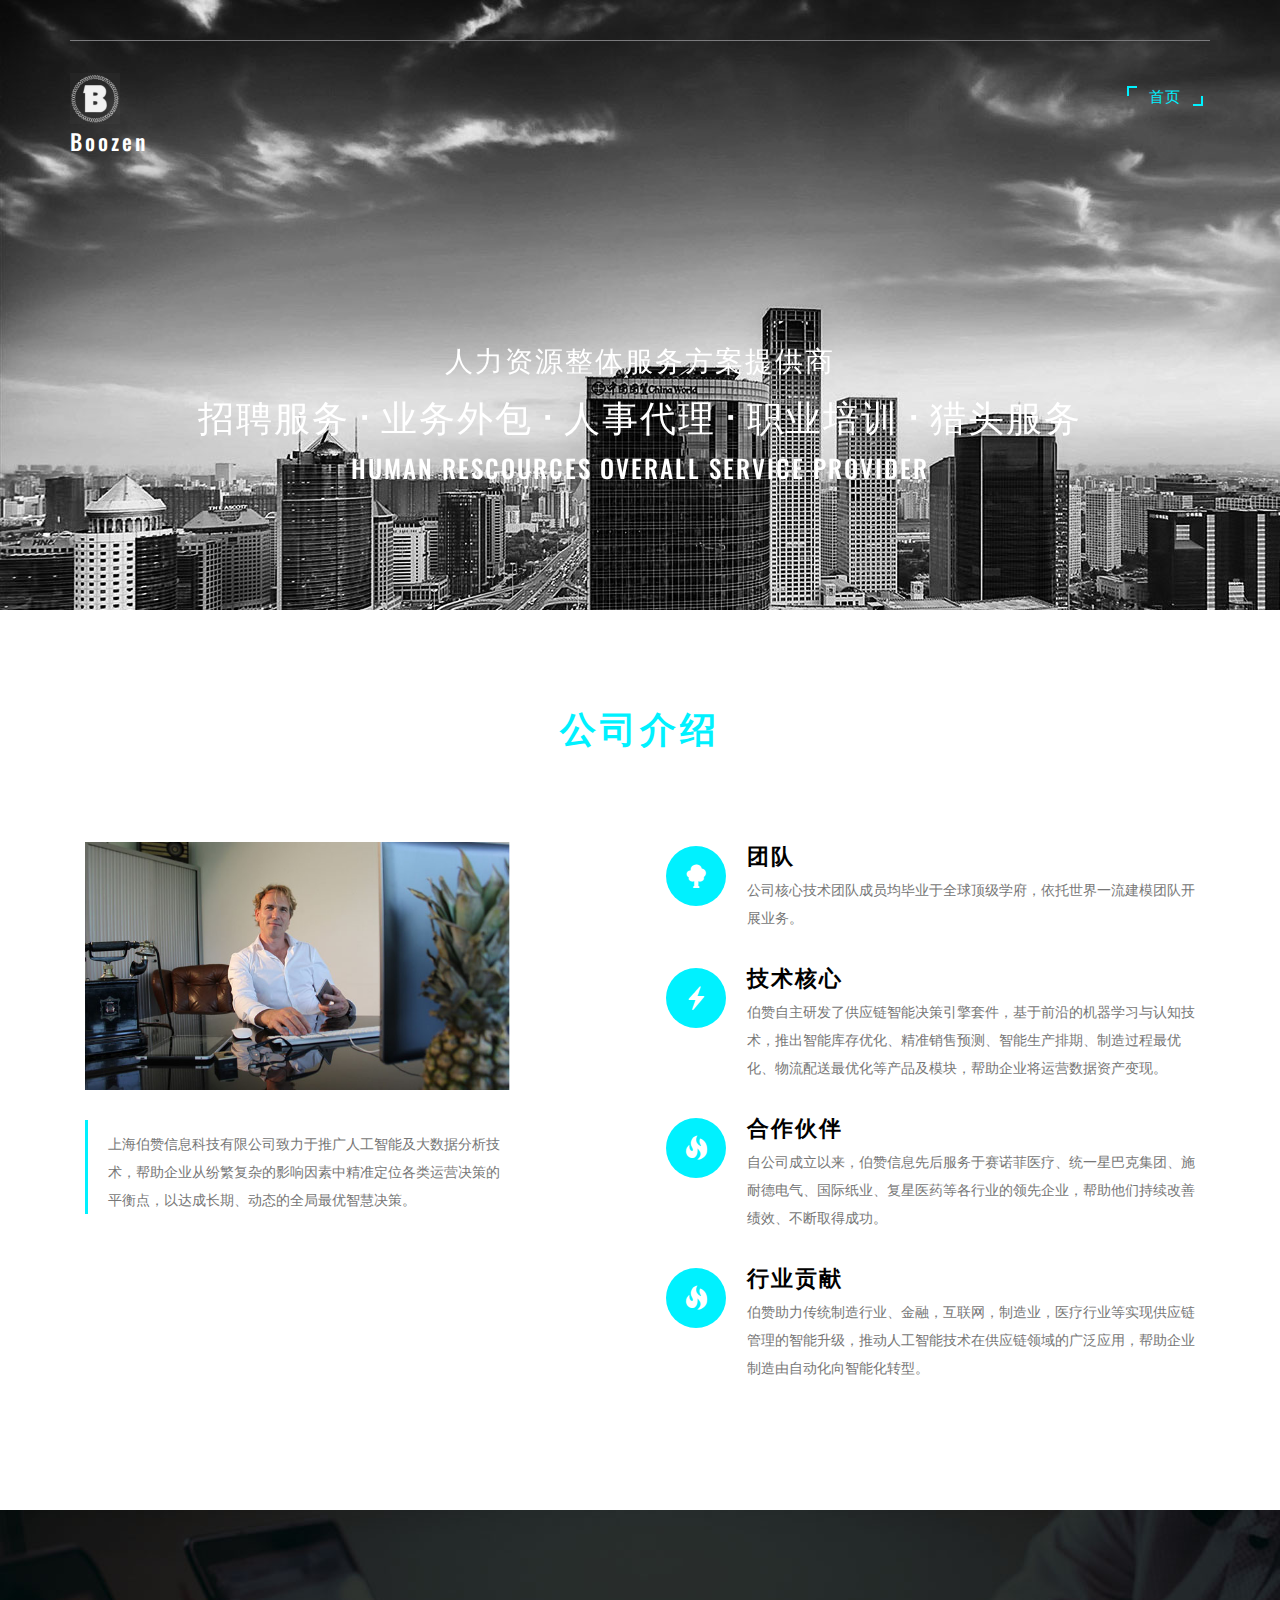
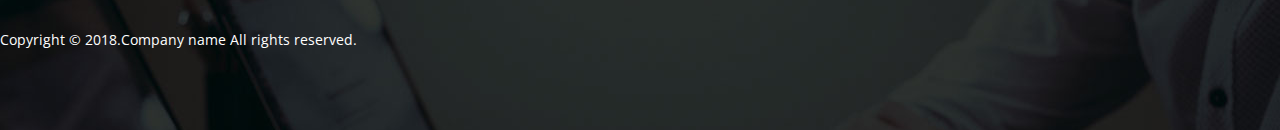
<file: index.html>
<!DOCTYPE html>
<html lang="en">
<head>
<title>Home</title>
<!-- for-mobile-apps -->
<meta name="viewport" content="width=device-width, initial-scale=1">
<meta http-equiv="Content-Type" content="text/html; charset=utf-8" />
<meta name="keywords" content="" />
<script type="application/x-javascript"> addEventListener("load", function() { setTimeout(hideURLbar, 0); }, false);
		function hideURLbar(){ window.scrollTo(0,1); } </script>
<!-- //for-mobile-apps -->
<link href="css/bootstrap.css" rel="stylesheet" type="text/css" media="all" />
<link href="css/style.css" rel="stylesheet" type="text/css" media="all" />
<link rel="stylesheet" href="css/flexslider.css" type="text/css" media="screen" property="" />
<!-- js -->
<script type="text/javascript" src="js/jquery-2.1.4.min.js"></script>
<!-- //js -->
<!-- font-awesome icons -->
<link href="css/font-awesome.css" rel="stylesheet" type="text/css" media="all" /> 
<!-- //font-awesome icons -->
<link href="http://fonts.googleapis.com/css?family=Oswald" rel="stylesheet">
<link href='http://fonts.googleapis.com/css?family=Open+Sans:400,300,300italic,400italic,600,600italic,700,700italic,800,800italic' rel='stylesheet' type='text/css'>
<!-- start-smoth-scrolling -->
<script type="text/javascript" src="js/move-top.js"></script>
<script type="text/javascript" src="js/easing.js"></script>
<script type="text/javascript">
	jQuery(document).ready(function($) {
		$(".scroll").click(function(event){		
			event.preventDefault();
			$('html,body').animate({scrollTop:$(this.hash).offset().top},1000);
		});
	});
</script>
<!-- start-smoth-scrolling -->
</head>
	
<body>
<!-- banner -->
	<div class="banner">
		<div class="container">
			<div class="agile-header">
				<!--div class="agileits-contact-info text-right">
					<ul>
						<li><span class="glyphicon glyphicon-envelope" aria-hidden="true"></span><a href="mailto:info@example.com">mail@example.com</a></li>
						<li><span class="glyphicon glyphicon-earphone" aria-hidden="true"></span>+080 264 995</li>
					</ul>
				</div-->
				<div class="w3_agileits_social_media" style="display:none">
					<ul>
						<li class="agileinfo_share">Share On</li>
						<li><a href="#" class="wthree_facebook"><i class="fa fa-facebook" aria-hidden="true"></i></a></li>
						<li><a href="#" class="wthree_twitter"><i class="fa fa-twitter" aria-hidden="true"></i></a></li>
						<li><a href="#" class="wthree_dribbble"><i class="fa fa-dribbble" aria-hidden="true"></i></a></li>
						
					</ul>
				</div>
				<div class="clearfix"></div>
			</div>
			<nav class="navbar navbar-default">
				<div class="navbar-header navbar-left">
					<button type="button" class="navbar-toggle collapsed" data-toggle="collapse" data-target="#bs-example-navbar-collapse-1">
						<span class="sr-only">Toggle navigation</span>
						<span class="icon-bar"></span>
						<span class="icon-bar"></span>
						<span class="icon-bar"></span>
					</button>
					
					<img height="50px" width="50px" src="images/logo.png" alt="boozen" class="img-responsive"><h1 style="font-size:20px;letter-spacing:50px"><a class="navbar-brand" href="index.html">Boozen</a></h1>
				</div>
				<!-- Collect the nav links, forms, and other content for toggling -->
				<div class="collapse navbar-collapse navbar-right" id="bs-example-navbar-collapse-1">
					<nav class="menu menu--iris">
						<ul class="nav navbar-nav menu__list">
							<li class="menu__item menu__item--current"><a href="index.html" class="menu__link">首页</a></li>
							<!--li class="menu__item"><a href="about.html" class="menu__link">About</a></li>
							<li class="menu__item"><a href="portfolio.html" class="menu__link">Portfolio</a></li>
							<li class="menu__item"><a href="services.html" class="menu__link">Services</a></li>
							<li class="dropdown menu__item">
								<a href="#" class="dropdown-toggle menu__link" data-toggle="dropdown">Short Codes <b class="caret"></b></a>
								<ul class="dropdown-menu agile_short_dropdown">
									<li><a href="icons.html">Icons</a></li>
									<li><a href="typography.html">Typography</a></li>
								</ul>
							</li>
							<li class="menu__item"><a href="contact.html" class="menu__link">Contact</a></li-->
						</ul>
					</nav>
				</div>
			</nav>
			<div class="w3l_banner_info">
				<section class="slider">
					<div class="flexslider">
						<ul class="slides">
							<li>
								<div class="wthree_banner_info_grid">
									<h4 style="">人力资源整体服务方案提供商</h4>
									<h3 style="">招聘服务 · 业务外包 · 人事代理 · 职业培训 · 猎头服务</h3>
									<h5 style="font-size:25px;">Human rescources overall service provider</h5>
								</div>
							</li>
							<!--li>
								<div class="wthree_banner_info_grid">
									<h4>simply random</h4>
									<h3>Lorem Ipsum is not simply random text.</h3>
									<h5>classical Latin</h5>
								</div>
							</li>
							<li>
								<div class="wthree_banner_info_grid">
									<h4>Latin literature</h4>
									<h3>It has roots in a piece of classical Latin</h3>
									<h5>classical Latin</h5>
								</div>
							</li>
							<li>
								<div class="wthree_banner_info_grid">
									<h4>simply random</h4>
									<h3>Lorem Ipsum is not simply random text.</h3>
									<h5>classical Latin</h5>
								</div>
							</li>
							<li>
								<div class="wthree_banner_info_grid">
									<h4>Latin literature</h4>
									<h3>It has roots in a piece of classical Latin</h3>
									<h5>classical Latin</h5>
								</div>
							</li-->
						</ul>
					</div>
				</section>
				<!-- flexSlider -->
					<script defer src="js/jquery.flexslider.js"></script>
					<script type="text/javascript">
						$(window).load(function(){
							$('.flexslider').flexslider({
								animation: "slide",
								start: function(slider){
								$('body').removeClass('loading');
								}
							  });
							});
					</script>
				<!-- //flexSlider -->
			</div>			
		</div>
	</div>
<!-- //banner -->

<!-- welcome -->
<!--div class="welcome">
	 <div class="container">
		 <div class="welcome-top">
			<h2 class="w3ls_head">Welcome</h2>
			
			 <p>At vero eos et accusamus et iusto odio dignissimos ducimus qui blanditiis praesentium voluptatum deleniti atque
				corrupti quos dolores et quas molestias excepturi sint occaecati cupiditate non provident.</p>
		 </div>
		  <div class="charitys">
			  <div class="col-md-4 chrt_grid" style="visibility: visible; -webkit-animation-delay: 0.4s;">
				   <div class="chrty">
						<figure class="icon">
							 <span class="glyphicon-icon glyphicon-heart" aria-hidden="true"></span>
						</figure>
						<h3>Lectus Sit</h3>
						<p>Curabitur convallis rutrum erat nec vestibulum. Sed iaculis hendrerit lectus sit amet lobortis vulputate magna finibus molestie tellus.</p>
				  </div>
			  </div>
			  <div class="col-md-4 chrt_grid" style="visibility: visible; -webkit-animation-delay: 0.4s;">
				   <div class="chrty">
						<figure class="icon">
							<span class="glyphicon-icon glyphicon-asterisk" aria-hidden="true"></span>
						</figure>						
						<h3>Rutrum Erat </h3>
						<p>Curabitur convallis rutrum erat nec vestibulum. Sed iaculis hendrerit lectus sit amet lobortis vulputate magna finibus molestie tellus.</p>
				  </div>
			  </div>
			  <div class="col-md-4 chrt_grid" style="visibility: visible; -webkit-animation-delay: 0.4s;">
				   <div class="chrty">
						 <figure class="icon">
							<span class="glyphicon-icon glyphicon-flag" aria-hidden="true"></span>
						</figure>						
						<h3>Sed Iaculis</h3>
						<p>Curabitur convallis rutrum erat nec vestibulum. Sed iaculis hendrerit lectus sit amet lobortis vulputate magna finibus molestie tellus.</p>
				  </div>
			  </div>
			  <div class="clearfix"></div>
		 </div>	
		<div class="banner-grids">
			<div class="col-md-8 banner-grid1">
				
				<h5>Lorem ipsum dolor sit amet, lorem Consec tetuer adipicing it. Praesebul lorem ipsum.S natoque penatibus et gnis dent monteiculu..</h5>
				<p>Lorem ipsum dolor sit amet, lorem Consec tetuer adipicing it. Praesebul lorem ipsum.S natoque penatibus et gnis dent monteiculu. Praesent vesti Cum sociis natoque penatibus et magnis dis parturient montes ascetur ridiculus .</p>
			</div>
			<div class="col-md-4 banner-grid">
				<img src="images/1.jpg" alt=" " class="img-responsive">
			</div>
				<div class="clearfix"></div>
		</div>				 
	 </div>
</div-->
<!-- //welcome -->

<!--client-->
	<!--div class="client">
		<div class="container">
			<h3 class="w3ls_head">Client Says</h3>
			<p class="w3l">At vero eos et accusamus et iusto odio dignissimos ducimus qui blanditiis praesentium voluptatum deleniti atque
				corrupti quos dolores et quas molestias excepturi sint occaecati cupiditate non provident.</p>
			
						<div class="sreen-gallery-cursual">
							 
							<link href="css/owl.carousel.css" rel="stylesheet">
							    <script src="js/owl.carousel.js"></script>
							        <script>
							    $(document).ready(function() {
							      $("#owl-demo").owlCarousel({
							        items :1,
							        lazyLoad : true,
							        autoPlay : true,
							        navigation :true,
							        navigationText :  false,
							        pagination : true,
							      });
							    });
							    </script>
								 
						       <div id="owl-demo" class="owl-carousel">
							      <div class="item-owl">
					                	<div class="customer-say">
											  <div class="col-md-6 customer-grid">
												<div class="de_testi">
													<div class="quotes"><img src="images/team1.jpg" alt=""></div>
														<div class="de_testi_by">
															<p> Lorem ipsum dolor sit amet, consectetur adipisicing elit, sed do eiusmod tempor incididunt ut labore et dolore magna aliqua. Ut enim ad minim veniam, quis nostrud exercitation ullamco laboris nisi ut aliquip.</p>
															<a href="#">Michael </a>, Customer
														</div>
															<div class="clearfix"></div>     
												</div>
											   </div>
											<div class="col-md-6 customer-grid">
											   <div class="de_testi">
													<div class="quotes"><img src="images/team2.jpg" alt=""></div>
														<div class="de_testi_by">
															<p> Lorem ipsum dolor sit amet, consectetur adipisicing elit, sed do eiusmod tempor incididunt ut labore et dolore magna aliqua. Ut enim ad minim veniam, quis nostrud exercitation ullamco laboris nisi ut aliquip.</p>
															<a href="#">John </a>, Customer
														</div>
														<div class="clearfix"></div>
												</div>
											</div>
										</div>	
					                </div>
					                 <div class="item-owl">
					                	<div class="customer-say">
											  <div class="col-md-6 customer-grid">
												<div class="de_testi">
													<div class="quotes"><img src="images/team3.jpg" alt=""></div>
														<div class="de_testi_by">
															<p> Lorem ipsum dolor sit amet, consectetur adipisicing elit, sed do eiusmod tempor incididunt ut labore et dolore magna aliqua. Ut enim ad minim veniam, quis nostrud exercitation ullamco laboris nisi ut aliquip.</p>
															<a href="#">Michael </a>, Customer
														</div>
															<div class="clearfix"></div>     
												</div>
											   </div>
											<div class="col-md-6 customer-grid">
											   <div class="de_testi">
													<div class="quotes"><img src="images/team4.jpg" alt=""></div>
														<div class="de_testi_by">
															<p> Lorem ipsum dolor sit amet, consectetur adipisicing elit, sed do eiusmod tempor incididunt ut labore et dolore magna aliqua. Ut enim ad minim veniam, quis nostrud exercitation ullamco laboris nisi ut aliquip.</p>
															<a href="#">John </a>, Customer
														</div>
														<div class="clearfix"></div>
												</div>
											</div>
										</div>	
					                </div>
					                 <div class="item-owl">
					                	<div class="customer-say">
											  <div class="col-md-6 customer-grid">
												<div class="de_testi">
													<div class="quotes"><img src="images/team4.jpg" alt=""></div>
														<div class="de_testi_by">
															<p> Lorem ipsum dolor sit amet, consectetur adipisicing elit, sed do eiusmod tempor incididunt ut labore et dolore magna aliqua. Ut enim ad minim veniam, quis nostrud exercitation ullamco laboris nisi ut aliquip.</p>
															<a href="#">Michael </a>, Customer
														</div>
															<div class="clearfix"></div>     
												</div>
											   </div>
											<div class="col-md-6 customer-grid">
											   <div class="de_testi">
													<div class="quotes"><img src="images/team1.jpg" alt=""></div>
														<div class="de_testi_by">
															<p> Lorem ipsum dolor sit amet, consectetur adipisicing elit, sed do eiusmod tempor incididunt ut labore et dolore magna aliqua. Ut enim ad minim veniam, quis nostrud exercitation ullamco laboris nisi ut aliquip.</p>
															<a href="#">John </a>, Customer
														</div>
														<div class="clearfix"></div>
												</div>
											</div>
										</div>	
					                </div>
				              </div>
						</div>
						
		</div>
	</div-->	
	<!--//client-->
<!-- what -->
	<div class="what-w3ls">
		<div class="container">
			<h3 class="w3ls_head">公司介绍</h3>
			<!--p class="w3agile">上海伯赞信息科技有限公司致力于推广人工智能及大数据分析技术，帮助企业从纷繁复杂的影响因素中精准定位各类运营决策的平衡点，以达成长期、动态的全局最优智慧决策。</p-->
				<div class="what-grids">
					<div class="col-md-6 what-grid">
						<img src="images/2.jpg" class="img-responsive" alt=""/>
						<div class="what-agile-info">
							<!--h4>Consectetur</h4-->
							<p>上海伯赞信息科技有限公司致力于推广人工智能及大数据分析技术，帮助企业从纷繁复杂的影响因素中精准定位各类运营决策的平衡点，以达成长期、动态的全局最优智慧决策。</p>
						</div>
					</div>
					<div class="col-md-6 what-grid1">
						<div class="what-top">
							<div class="what-left">
								<i class="glyphicon glyphicon-tree-deciduous" aria-hidden="true"></i>
							</div>
							<div class="what-right">
								<h4>团队</h4>
								<p>公司核心技术团队成员均毕业于全球顶级学府，依托世界一流建模团队开展业务。</p>
							</div>
								<div class="clearfix"></div>
						</div>
						<div class="what-top1">
							<div class="what-left">
								<i class="glyphicon glyphicon-flash" aria-hidden="true"></i>
							</div>
							<div class="what-right">
								<h4>技术核心</h4>
								<p>伯赞自主研发了供应链智能决策引擎套件，基于前沿的机器学习与认知技术，推出智能库存优化、精准销售预测、智能生产排期、制造过程最优化、物流配送最优化等产品及模块，帮助企业将运营数据资产变现。</p>
							</div>
								<div class="clearfix"></div>
						</div>
						<div class="what-top1">
							<div class="what-left">
								<i class="glyphicon glyphicon-fire" aria-hidden="true"></i>
							</div>
							<div class="what-right">
								<h4>合作伙伴</h4>
								<p>自公司成立以来，伯赞信息先后服务于赛诺菲医疗、统一星巴克集团、施耐德电气、国际纸业、复星医药等各行业的领先企业，帮助他们持续改善绩效、不断取得成功。</p>
							</div>
								<div class="clearfix"></div>
						</div>
						<div class="what-top1">
							<div class="what-left">
								<i class="glyphicon glyphicon-fire" aria-hidden="true"></i>
							</div>
							<div class="what-right">
								<h4>行业贡献</h4>
								<p>伯赞助力传统制造行业、金融，互联网，制造业，医疗行业等实现供应链管理的智能升级，推动人工智能技术在供应链领域的广泛应用，帮助企业制造由自动化向智能化转型。</p>
							</div>
								<div class="clearfix"></div>
						</div>
					</div>
						<div class="clearfix"></div>
				</div>
		</div>
	</div>
<!-- //what -->
<!-- footer -->
	<div class="footer">
		<div class="container">
			<!--div class="footer-w3layouts">
				<div class="col-md-3 footer-agileits">
					<h3>Specialized</h3>
					<ul>
						<li>the printing</li>
						<li>typesetting industry.</li>
						<li>Lorem Ipsum</li>
						<li>unknown printer</li>
					</ul>
				</div>
				<div class="col-md-3 footer-wthree">
					<h3>Partners</h3>
					<ul>
						<li>unknown printer</li>
						<li>Lorem Ipsum</li>
						<li>the printing</li>
						<li>typesetting industry.</li>
					</ul>
				</div>
				<div class="col-md-3 footer-w3-agileits">
					<h3>Consultation</h3>
					<ul>
						<li>typesetting industry.</li>
						<li>the printing</li>
						<li>unknown printer</li>
						<li>Lorem Ipsum</li>
					</ul>
				</div>
				<div class="col-md-3 footer-agileits-w3layouts">
					<h3>Our Links</h3>
					<ul>
						<li><a href="index.html">Home</a></li>
						<li><a href="about.html">About</a></li>
						<li><a href="portfolio.html">Portfolio</a></li>
						<li><a href="contact.html">Contact</a></li>
					</ul>
				</div>
				<div class="clearfix"></div>
			</div-->
			<!--div class="footer-w3-agile">
				<div class="col-md-6 w3l-footer-top">
					<h3>Newsletter</h3>
					<form action="#" method="post" class="newsletter">
						<input class="email" type="email" placeholder="Your email..." required="">
						<input type="submit" class="submit"  value="">
					</form>
					<div class="footer-agile">
						<div class="col-md-6 footer-w3-1">
							<span class="glyphicon glyphicon-map-marker" aria-hidden="true"></span>
							<p> 7th Street 2nd Line,  </p>
							<p> Melbourne City, Australia.</p>
						</div>
						<div class="col-md-6 footer-w3l-1">
							<span class="glyphicon glyphicon-phone" aria-hidden="true"></span>
							<p> +080 264345 995.</p>
							<p> +080 264345 996.</p>
						</div>
							<div class="clearfix"></div>
					</div>
				</div-->
				<!--div class="col-md-6 w3ls-social-icons">
					<h3>Follow Us</h3>
					<a class="facebook" href="#"><i class="fa fa-facebook"></i></a>
					<a class="twitter" href="#"><i class="fa fa-twitter"></i></a>
					<a class="pinterest" href="#"><i class="fa fa-pinterest"></i></a>
					<a class="linkedin" href="#"><i class="fa fa-linkedin"></i></a>
				</div-->
				<div class="clearfix"></div>
			</div>
			<div class="copy-right-agile">
				<p>Copyright &copy; 2018.Company name All rights reserved.</p>
			</div>
		</div>
	</div>
<!-- //footer -->
<!-- for bootstrap working -->
	<script src="js/bootstrap.js"></script>
<!-- //for bootstrap working -->
<!-- here stars scrolling icon -->
	<script type="text/javascript">
		$(document).ready(function() {
			/*
				var defaults = {
				containerID: 'toTop', // fading element id
				containerHoverID: 'toTopHover', // fading element hover id
				scrollSpeed: 1200,
				easingType: 'linear' 
				};
			*/
								
			$().UItoTop({ easingType: 'easeOutQuart' });
								
			});
	</script>
<!-- //here ends scrolling icon -->
</body>
</html>
</file>
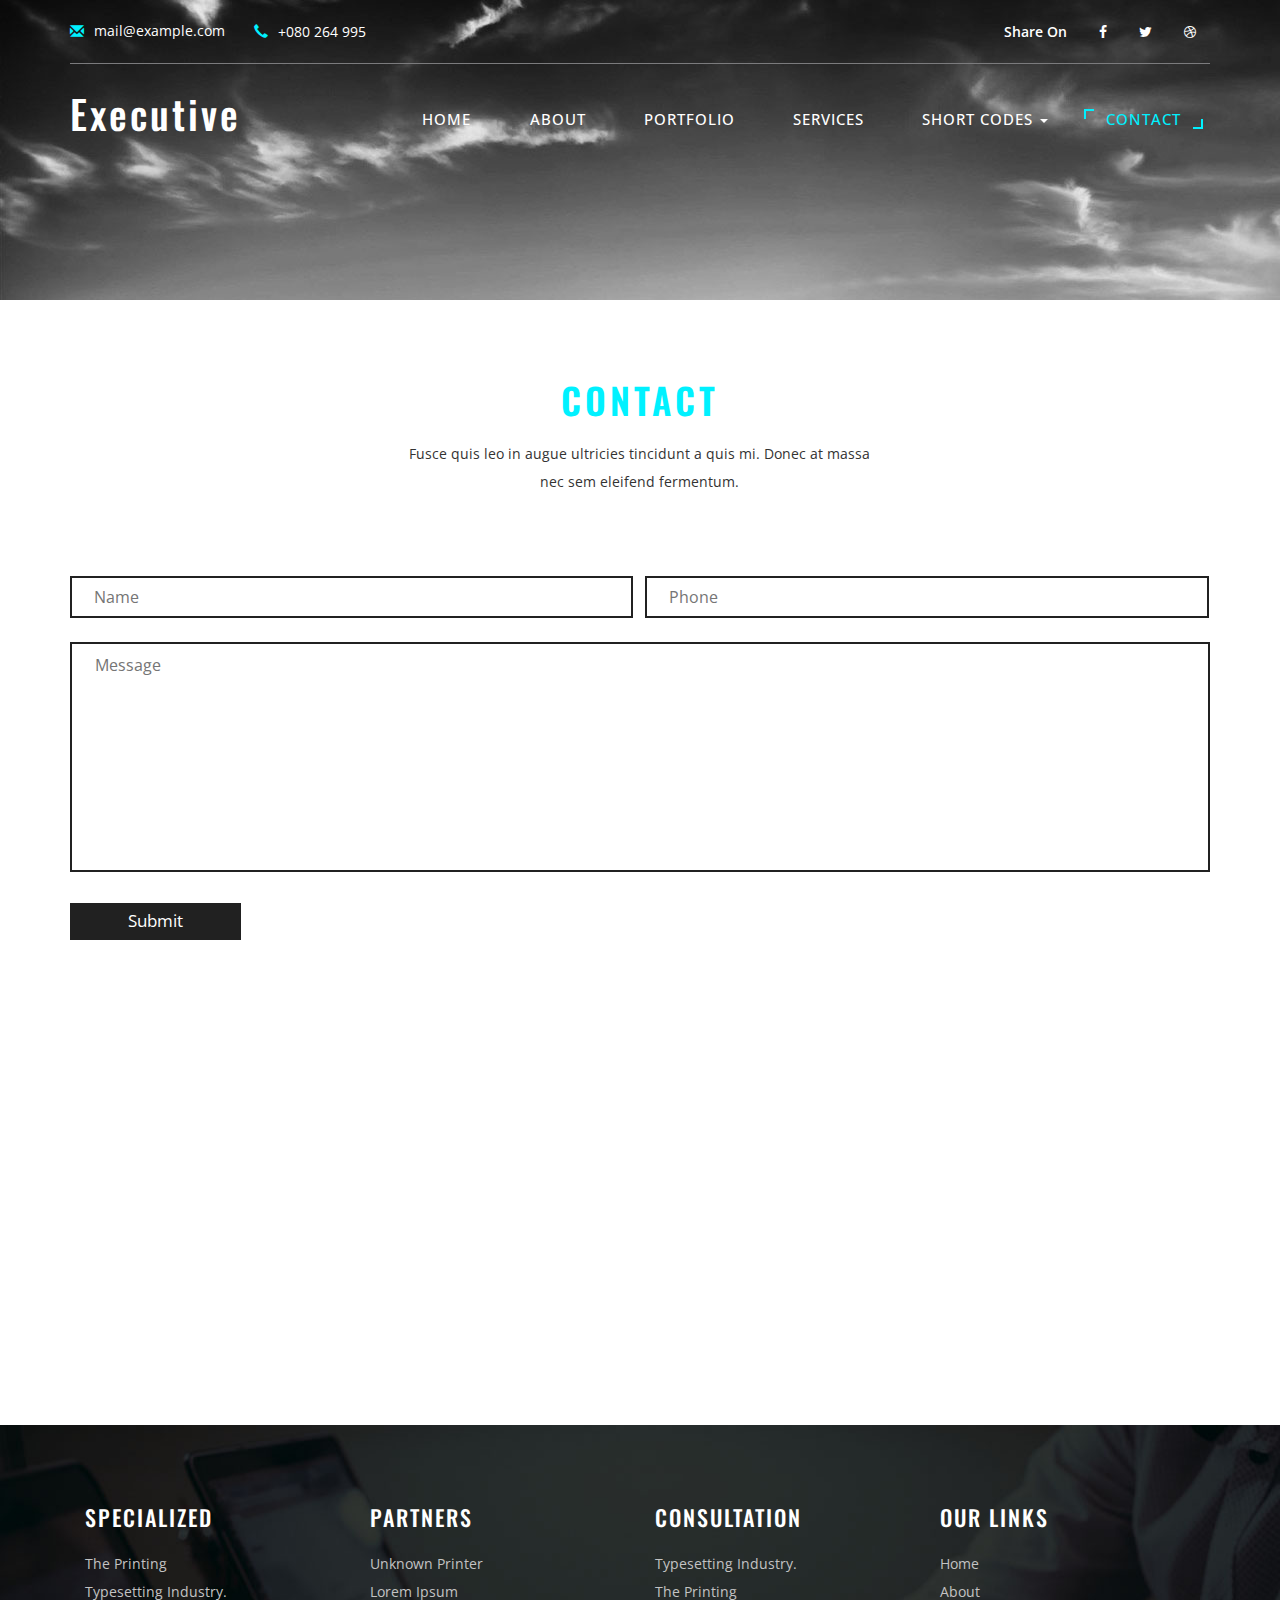
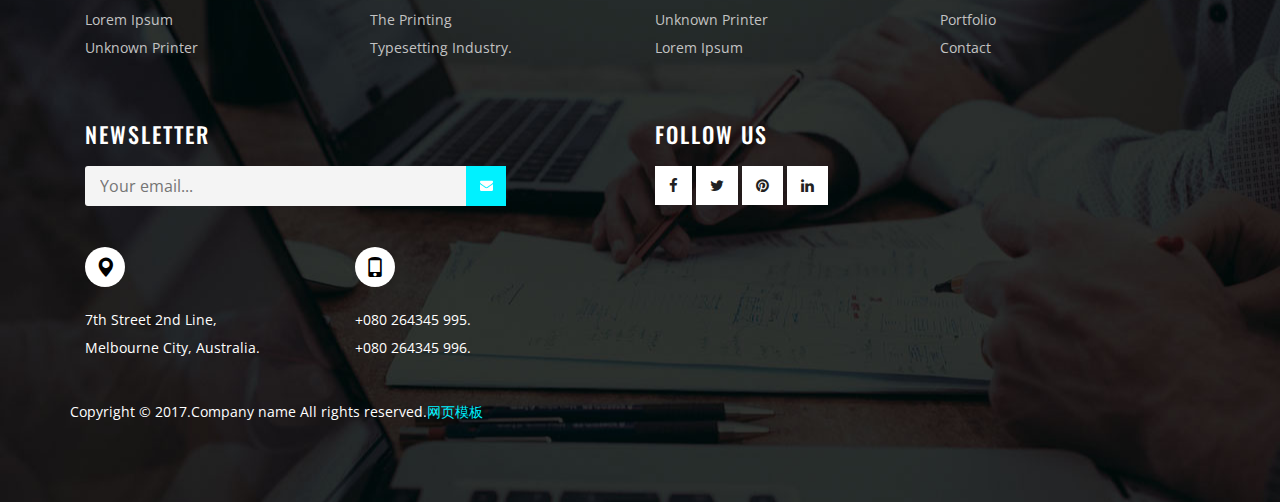
<file: contact.html>
<!DOCTYPE html>
<html lang="en">
<head>
<title>Contact</title>
<!-- for-mobile-apps -->
<meta name="viewport" content="width=device-width, initial-scale=1">
<meta http-equiv="Content-Type" content="text/html; charset=utf-8" />
<meta name="keywords" content="" />
<script type="application/x-javascript"> addEventListener("load", function() { setTimeout(hideURLbar, 0); }, false);
		function hideURLbar(){ window.scrollTo(0,1); } </script>
<!-- //for-mobile-apps -->
<link href="css/bootstrap.css" rel="stylesheet" type="text/css" media="all" />
<link href="css/style.css" rel="stylesheet" type="text/css" media="all" />
<!-- js -->
<script type="text/javascript" src="js/jquery-2.1.4.min.js"></script>
<!-- //js -->
<!-- font-awesome icons -->
<link href="css/font-awesome.css" rel="stylesheet" type="text/css" media="all" /> 
<!-- //font-awesome icons -->
<link href="http://fonts.googleapis.com/css?family=Oswald" rel="stylesheet">
<link href='http://fonts.googleapis.com/css?family=Open+Sans:400,300,300italic,400italic,600,600italic,700,700italic,800,800italic' rel='stylesheet' type='text/css'>
<!-- start-smoth-scrolling -->
<script type="text/javascript" src="js/move-top.js"></script>
<script type="text/javascript" src="js/easing.js"></script>
<script type="text/javascript">
	jQuery(document).ready(function($) {
		$(".scroll").click(function(event){		
			event.preventDefault();
			$('html,body').animate({scrollTop:$(this.hash).offset().top},1000);
		});
	});
</script>
<!-- start-smoth-scrolling -->
</head>
	
<body>
<!-- banner -->
	<div class="banner1">
		<div class="container">
			<div class="agile-header">
				<div class="agileits-contact-info text-right">
					<ul>
						<li><span class="glyphicon glyphicon-envelope" aria-hidden="true"></span><a href="mailto:info@example.com">mail@example.com</a></li>
						<li><span class="glyphicon glyphicon-earphone" aria-hidden="true"></span>+080 264 995</li>
					</ul>
				</div>
				<div class="w3_agileits_social_media">
					<ul>
						<li class="agileinfo_share">Share On</li>
						<li><a href="#" class="wthree_facebook"><i class="fa fa-facebook" aria-hidden="true"></i></a></li>
						<li><a href="#" class="wthree_twitter"><i class="fa fa-twitter" aria-hidden="true"></i></a></li>
						<li><a href="#" class="wthree_dribbble"><i class="fa fa-dribbble" aria-hidden="true"></i></a></li>
						
					</ul>
				</div>
				<div class="clearfix"></div>
			</div>
			<nav class="navbar navbar-default">
				<div class="navbar-header navbar-left">
					<button type="button" class="navbar-toggle collapsed" data-toggle="collapse" data-target="#bs-example-navbar-collapse-1">
						<span class="sr-only">Toggle navigation</span>
						<span class="icon-bar"></span>
						<span class="icon-bar"></span>
						<span class="icon-bar"></span>
					</button>
					<h1><a class="navbar-brand" href="index.html">Executive</a></h1>
				</div>
				<!-- Collect the nav links, forms, and other content for toggling -->
				<div class="collapse navbar-collapse navbar-right" id="bs-example-navbar-collapse-1">
					<nav class="menu menu--iris">
						<ul class="nav navbar-nav menu__list">
							<li class="menu__item"><a href="index.html" class="menu__link">Home</a></li>
							<li class="menu__item"><a href="about.html" class="menu__link">About</a></li>
							<li class="menu__item"><a href="portfolio.html" class="menu__link">Portfolio</a></li>
							<li class="menu__item"><a href="services.html" class="menu__link">Services</a></li>
							<li class="dropdown menu__item">
								<a href="#" class="dropdown-toggle menu__link" data-toggle="dropdown">Short Codes <b class="caret"></b></a>
								<ul class="dropdown-menu agile_short_dropdown">
									<li><a href="icons.html">Icons</a></li>
									<li><a href="typography.html">Typography</a></li>
								</ul>
							</li>
							<li class="menu__item menu__item--current"><a href="contact.html" class="menu__link">Contact</a></li>
						</ul>
					</nav>
				</div>
			</nav>		
		</div>
	</div>
<!-- //banner -->
<!-- contact -->
	<div class="contact">
		<div class="container">
			<h2 class="w3ls_head">Contact</h2>
			<p class="w3layouts_para">Fusce quis leo in augue ultricies tincidunt a quis mi. Donec at massa nec sem eleifend fermentum.</p>
			<div class="contact-right-w3-agile">
			<form action="#" method="post">
				<input type="text" name="Name" placeholder="Name" required="">
				<input type="text" name="Number" placeholder="Phone" required="">
				<textarea name="Comments" placeholder="Message" required=""></textarea>
				<input type="submit" value="Submit">
			</form>
		</div>
		</div>
	</div>
	<div class="map">
		<iframe src="https://www.google.com/maps/embed?pb=!1m18!1m12!1m3!1d805184.6315353649!2d144.49269948060635!3d-37.97123704486416!2m3!1f0!2f0!3f0!3m2!1i1024!2i768!4f13.1!3m3!1m2!1s0x6ad646b5d2ba4df7%3A0x4045675218ccd90!2sMelbourne+VIC%2C+Australia!5e0!3m2!1sen!2sin!4v1475562983428" allowfullscreen></iframe>
	</div>
<!-- //contact -->

<!-- footer -->
	<div class="footer">
		<div class="container">
			<div class="footer-w3layouts">
				<div class="col-md-3 footer-agileits">
					<h3>Specialized</h3>
					<ul>
						<li>the printing</li>
						<li>typesetting industry.</li>
						<li>Lorem Ipsum</li>
						<li>unknown printer</li>
					</ul>
				</div>
				<div class="col-md-3 footer-wthree">
					<h3>Partners</h3>
					<ul>
						<li>unknown printer</li>
						<li>Lorem Ipsum</li>
						<li>the printing</li>
						<li>typesetting industry.</li>
					</ul>
				</div>
				<div class="col-md-3 footer-w3-agileits">
					<h3>Consultation</h3>
					<ul>
						<li>typesetting industry.</li>
						<li>the printing</li>
						<li>unknown printer</li>
						<li>Lorem Ipsum</li>
					</ul>
				</div>
				<div class="col-md-3 footer-agileits-w3layouts">
					<h3>Our Links</h3>
					<ul>
						<li><a href="index.html">Home</a></li>
						<li><a href="about.html">About</a></li>
						<li><a href="portfolio.html">Portfolio</a></li>
						<li><a href="contact.html">Contact</a></li>
					</ul>
				</div>
				<div class="clearfix"></div>
			</div>
			<div class="footer-w3-agile">
				<div class="col-md-6 w3l-footer-top">
					<h3>Newsletter</h3>
					<form action="#" method="post" class="newsletter">
						<input class="email" type="email" placeholder="Your email..." required="">
						<input type="submit" class="submit"  value="">
					</form>
					<div class="footer-agile">
						<div class="col-md-6 footer-w3-1">
							<span class="glyphicon glyphicon-map-marker" aria-hidden="true"></span>
							<p> 7th Street 2nd Line,  </p>
							<p> Melbourne City, Australia.</p>
						</div>
						<div class="col-md-6 footer-w3l-1">
							<span class="glyphicon glyphicon-phone" aria-hidden="true"></span>
							<p> +080 264345 995.</p>
							<p> +080 264345 996.</p>
						</div>
							<div class="clearfix"></div>
					</div>
				</div>
				<div class="col-md-6 w3ls-social-icons">
					<h3>Follow Us</h3>
					<a class="facebook" href="#"><i class="fa fa-facebook"></i></a>
					<a class="twitter" href="#"><i class="fa fa-twitter"></i></a>
					<a class="pinterest" href="#"><i class="fa fa-pinterest"></i></a>
					<a class="linkedin" href="#"><i class="fa fa-linkedin"></i></a>
				</div>
				<div class="clearfix"></div>
			</div>
			<div class="copy-right-agile">
				<p>Copyright &copy; 2017.Company name All rights reserved.<a target="_blank" href="http://sc.chinaz.com/moban/">&#x7F51;&#x9875;&#x6A21;&#x677F;</a></p>
			</div>
		</div>
	</div>
<!-- //footer -->
<!-- for bootstrap working -->
	<script src="js/bootstrap.js"></script>
<!-- //for bootstrap working -->
<!-- here stars scrolling icon -->
	<script type="text/javascript">
		$(document).ready(function() {
			/*
				var defaults = {
				containerID: 'toTop', // fading element id
				containerHoverID: 'toTopHover', // fading element hover id
				scrollSpeed: 1200,
				easingType: 'linear' 
				};
			*/
								
			$().UItoTop({ easingType: 'easeOutQuart' });
								
			});
	</script>
<!-- //here ends scrolling icon -->
</body>
</html>
</file>
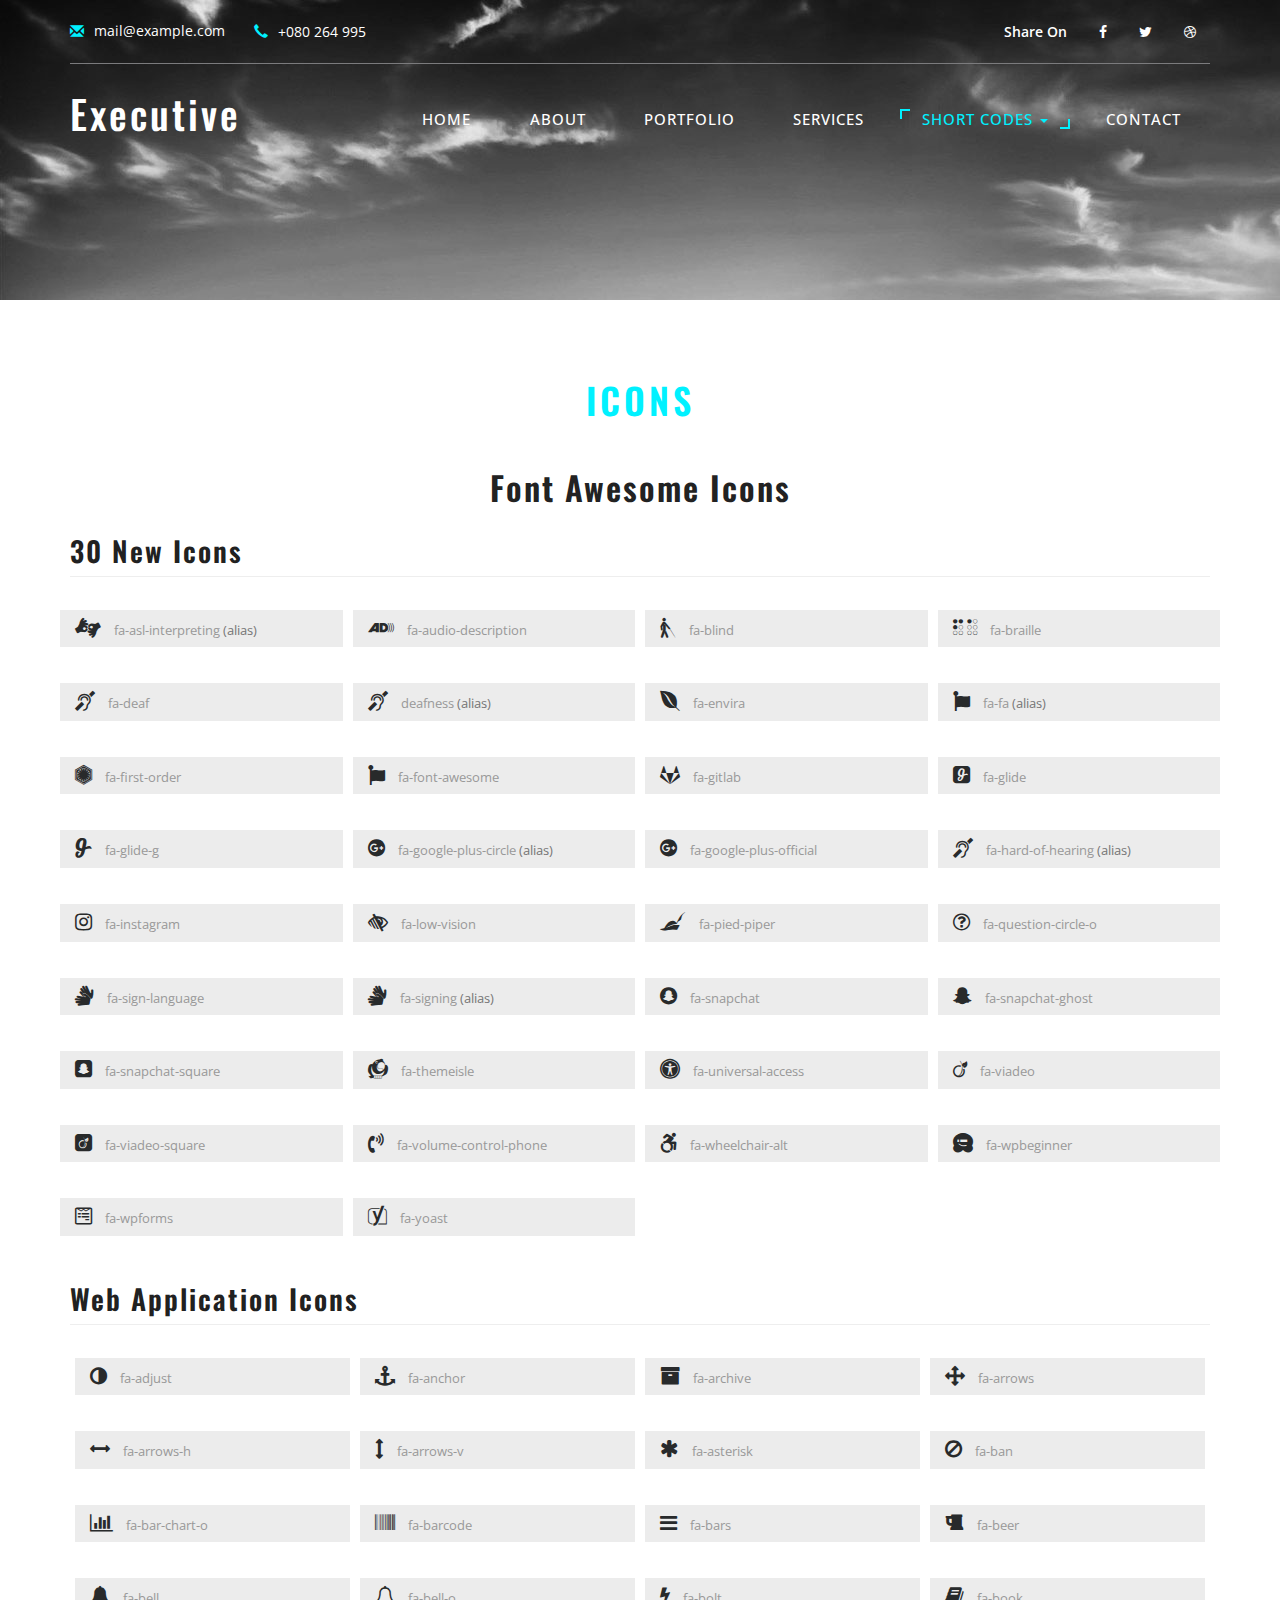
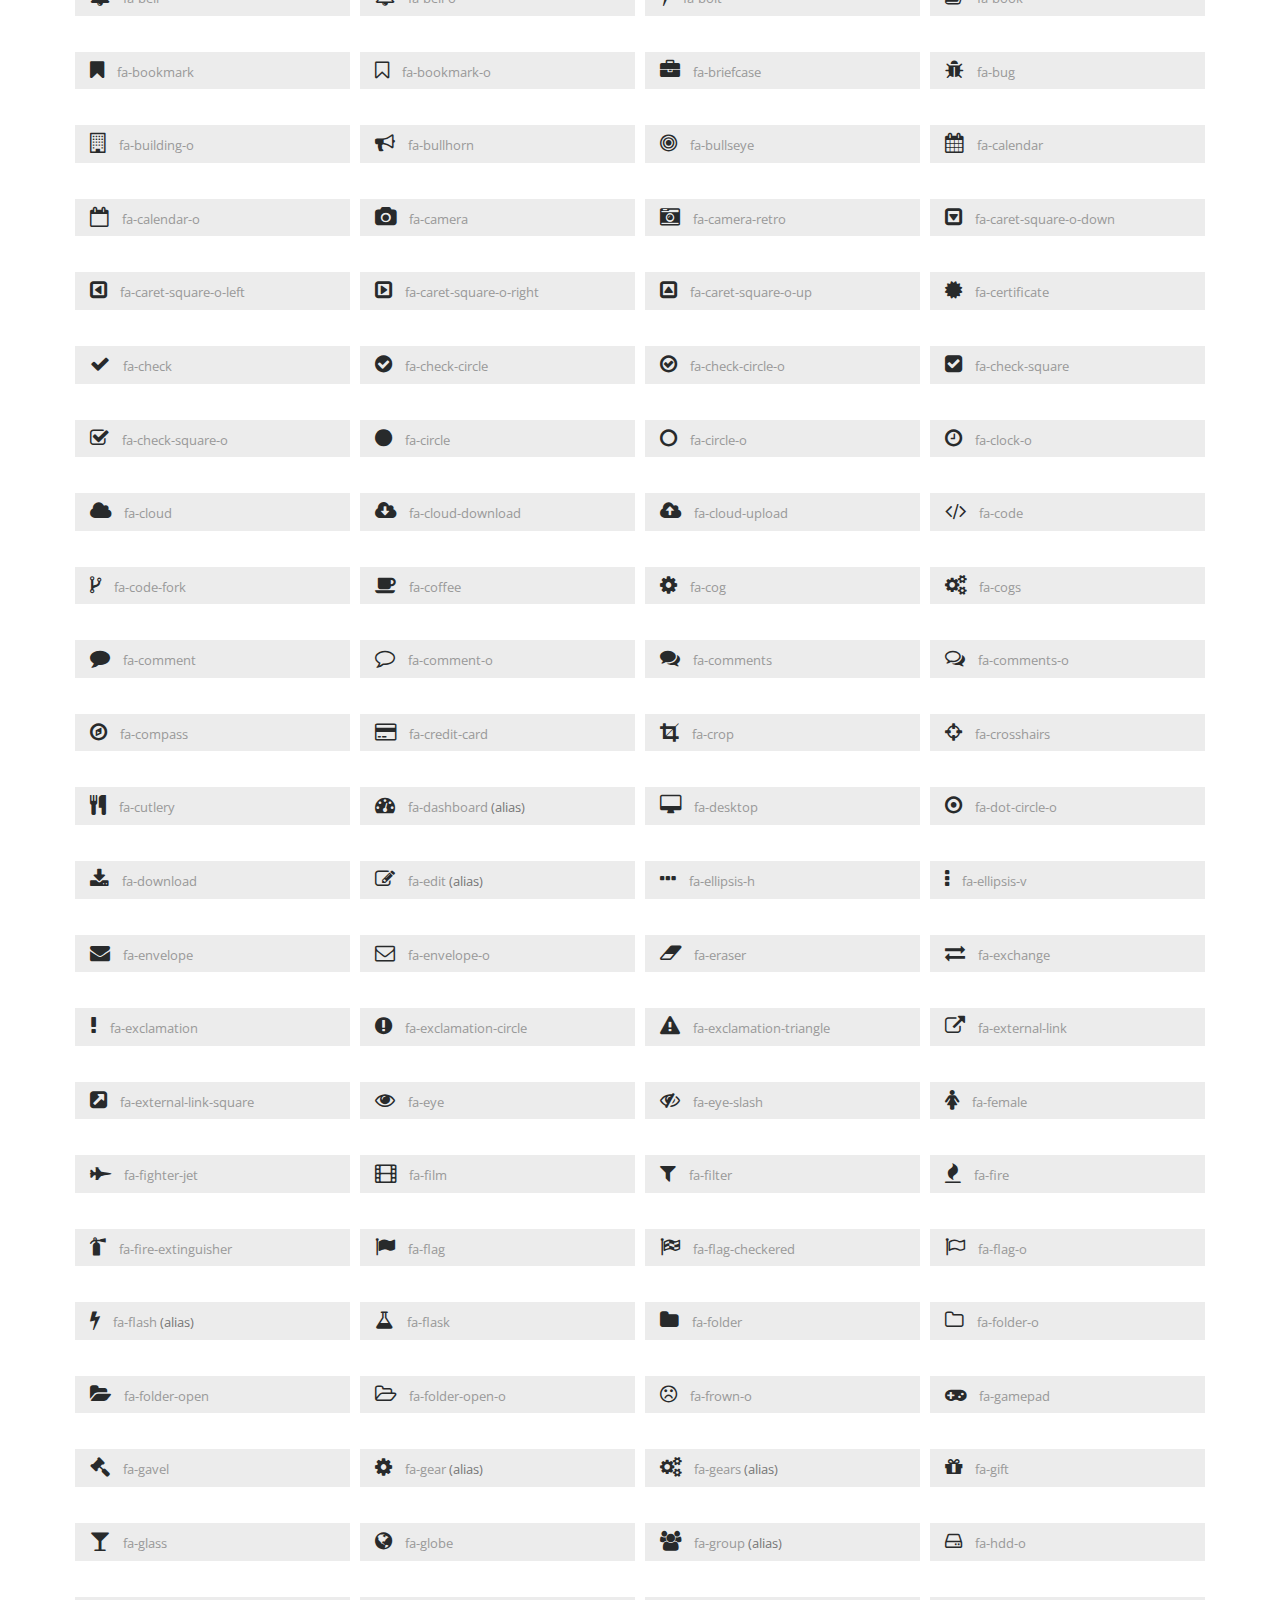
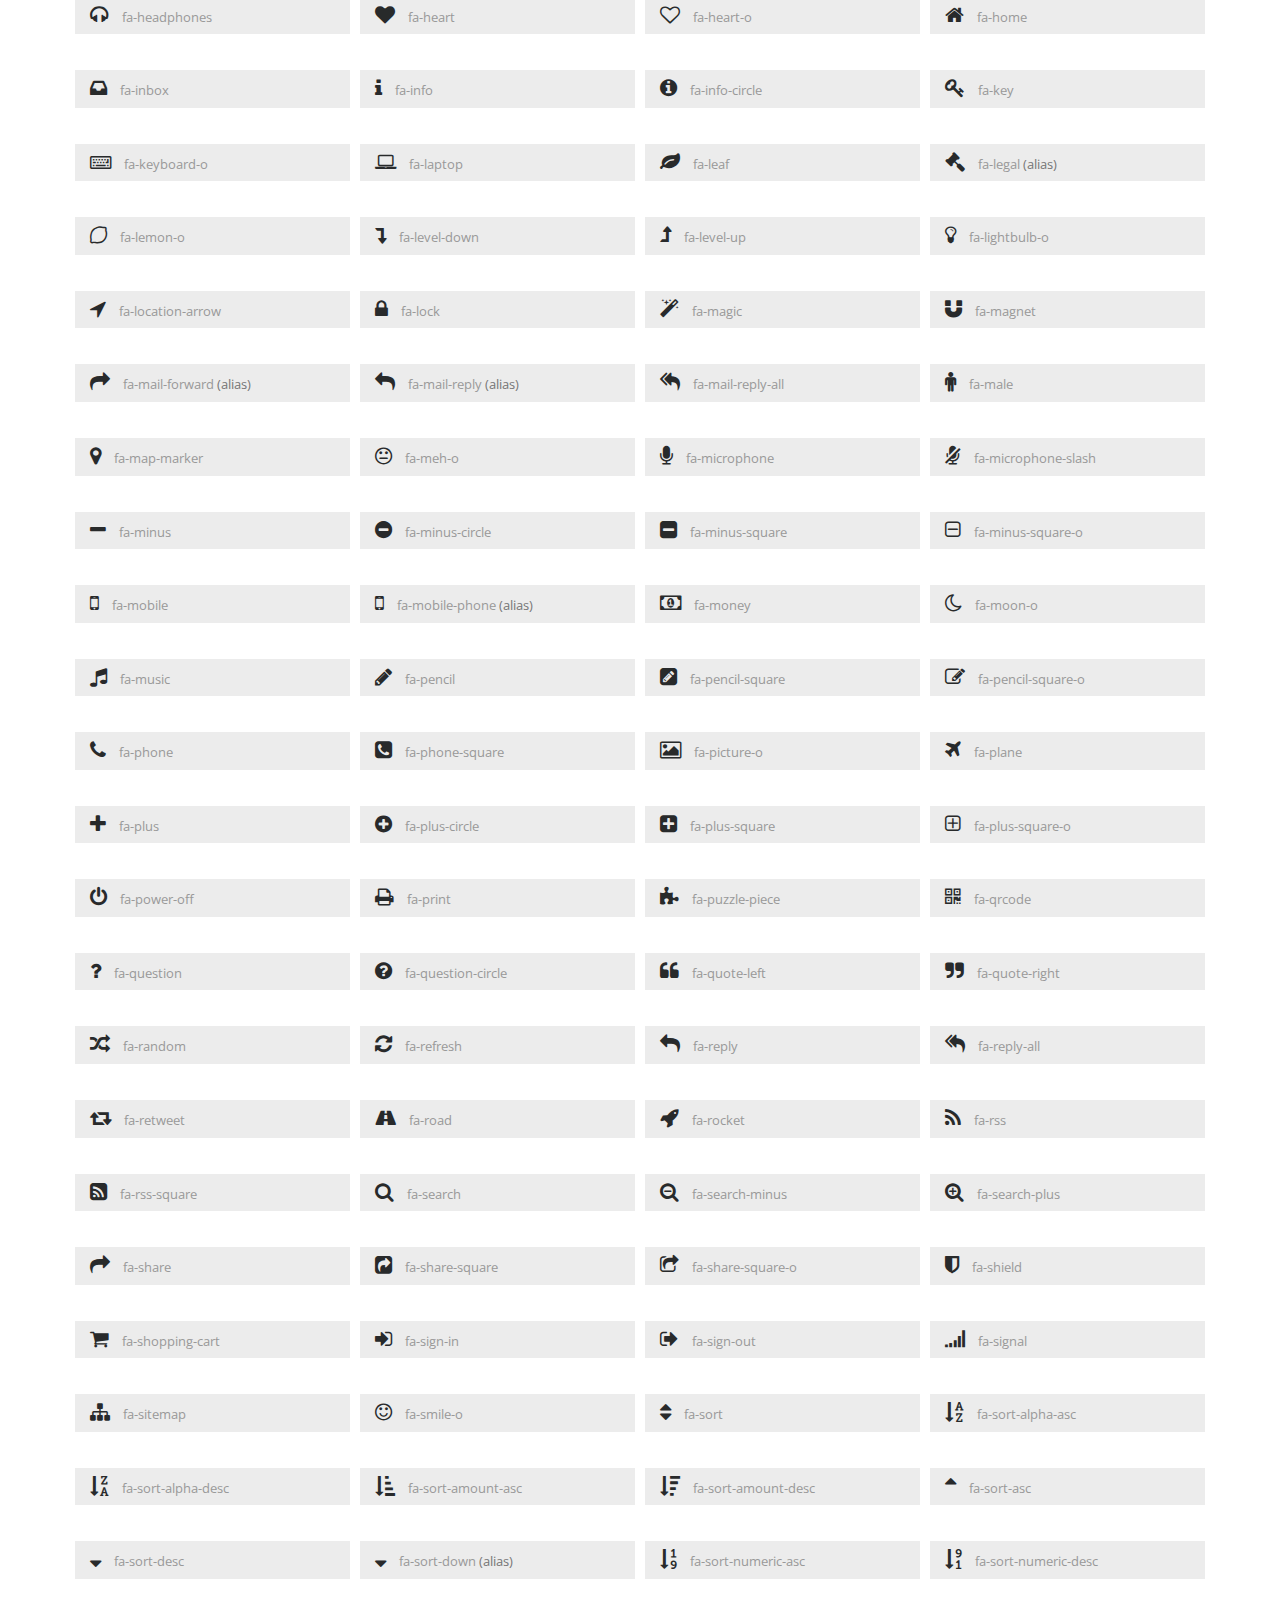
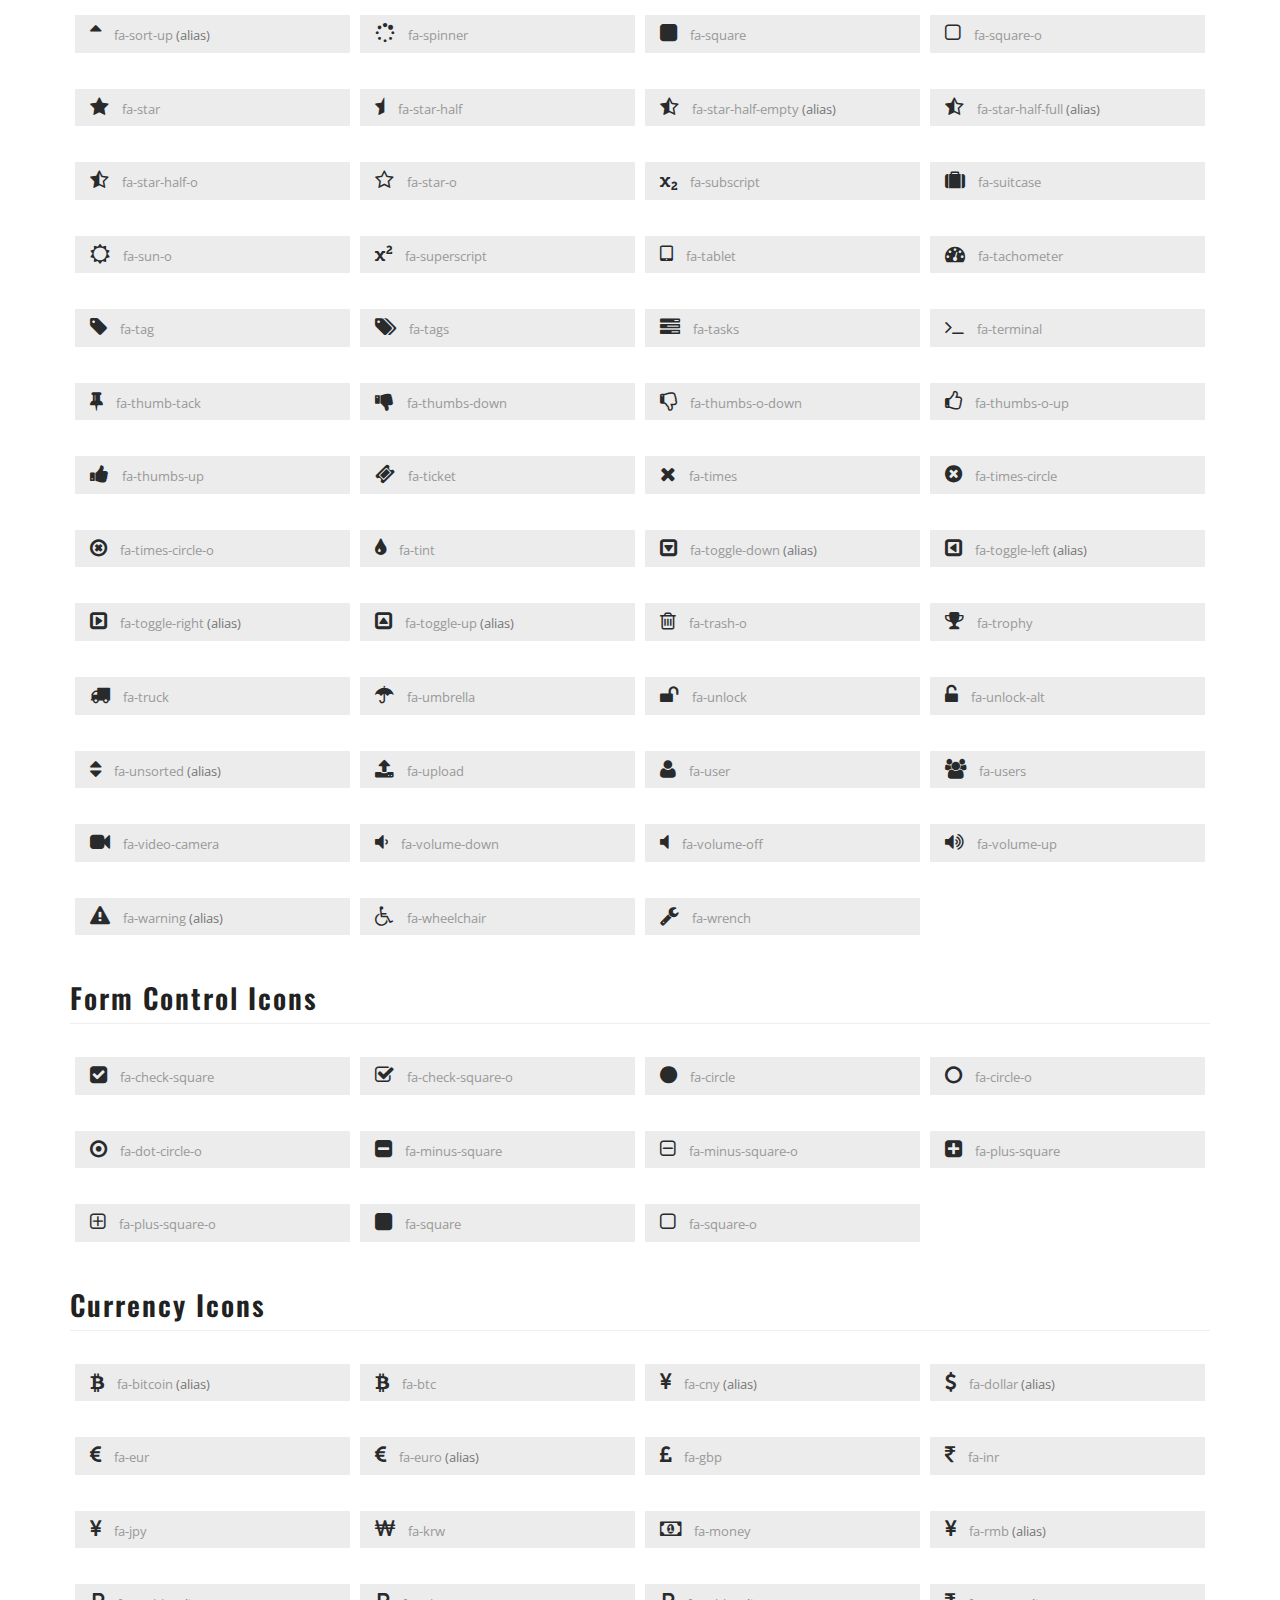
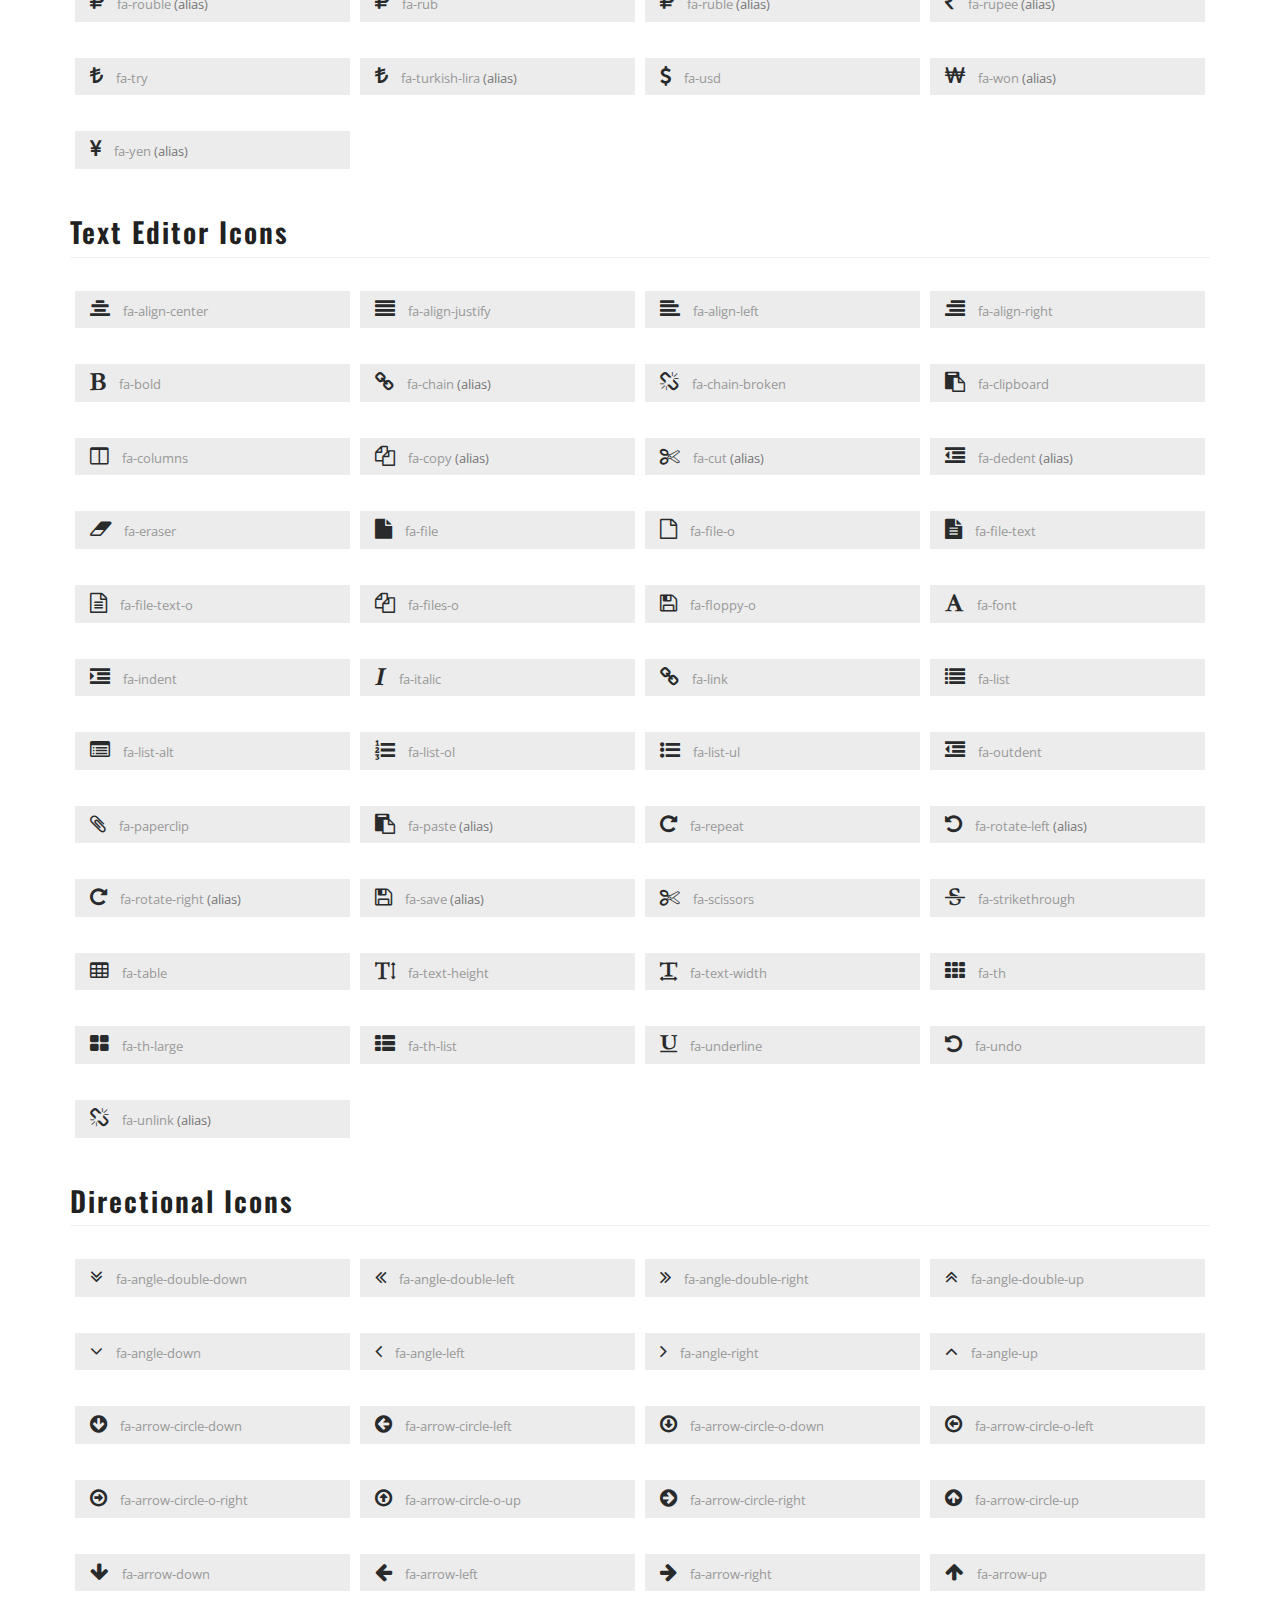
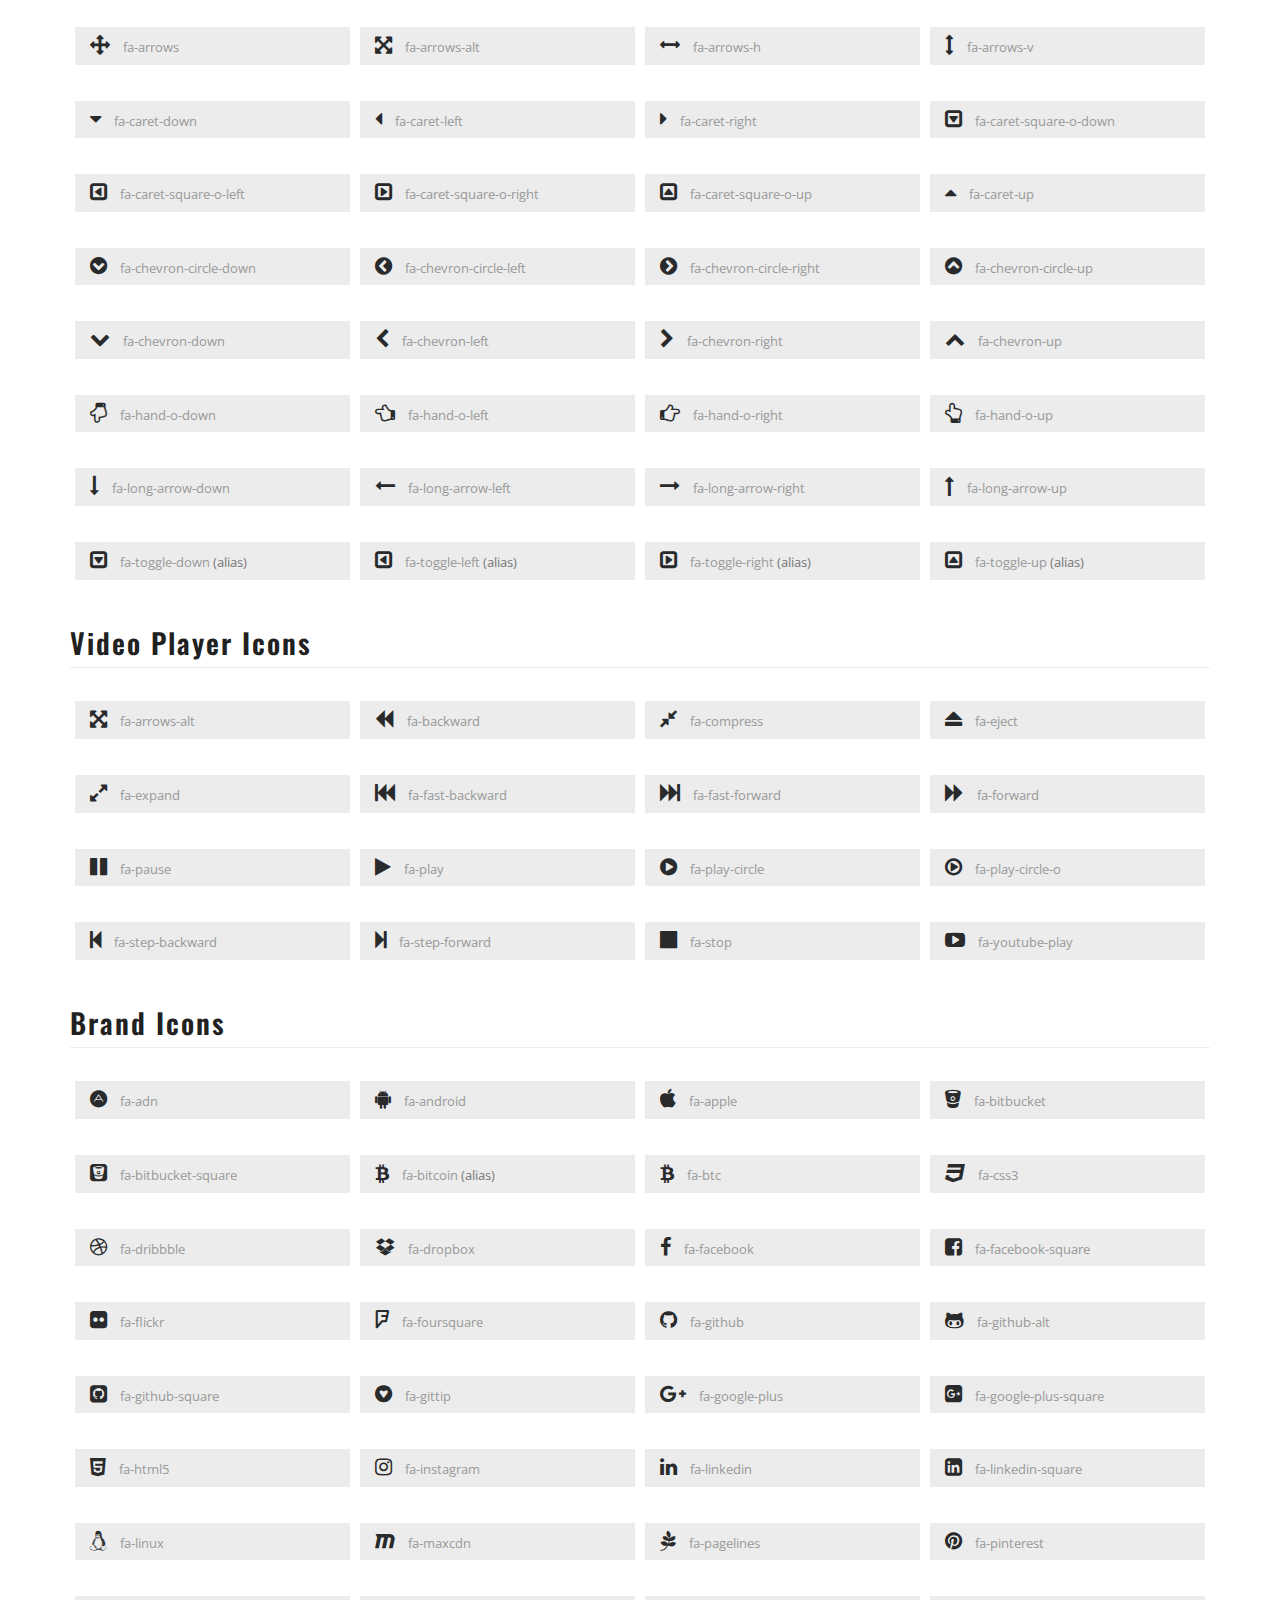
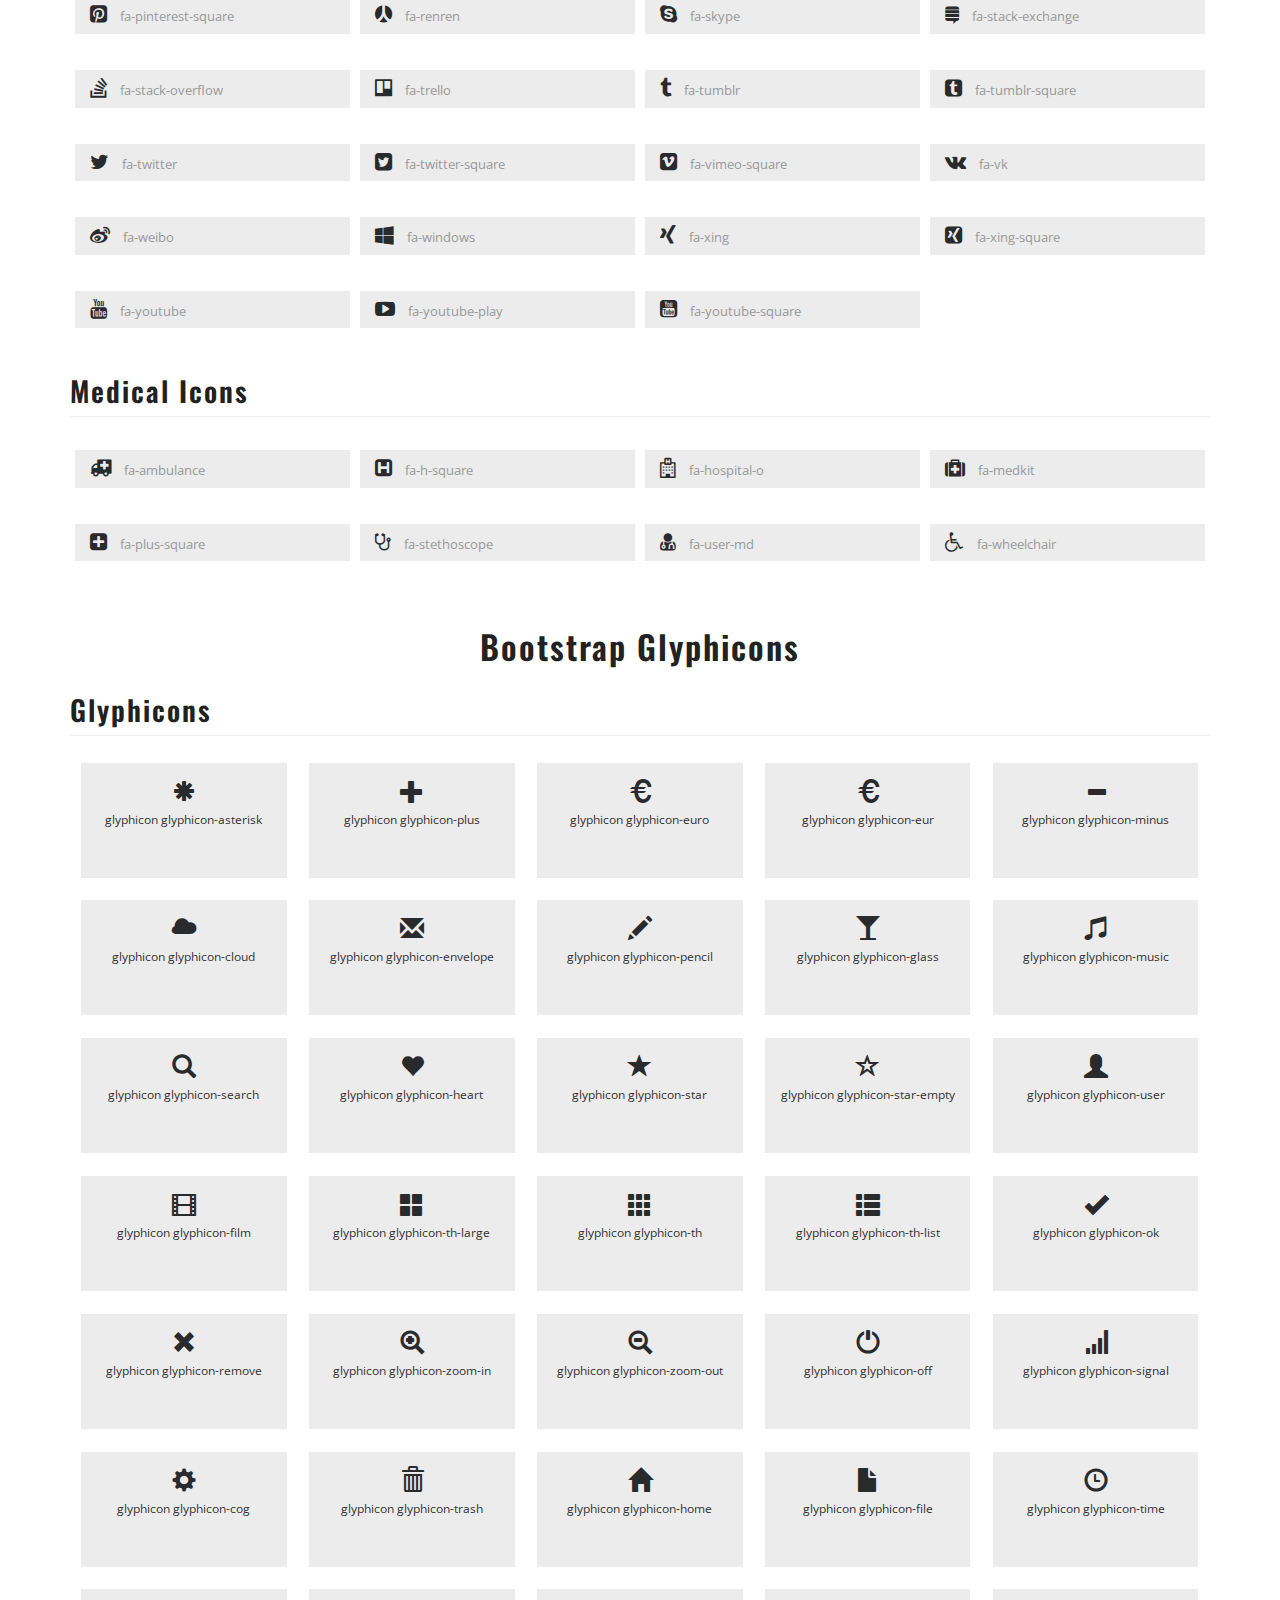
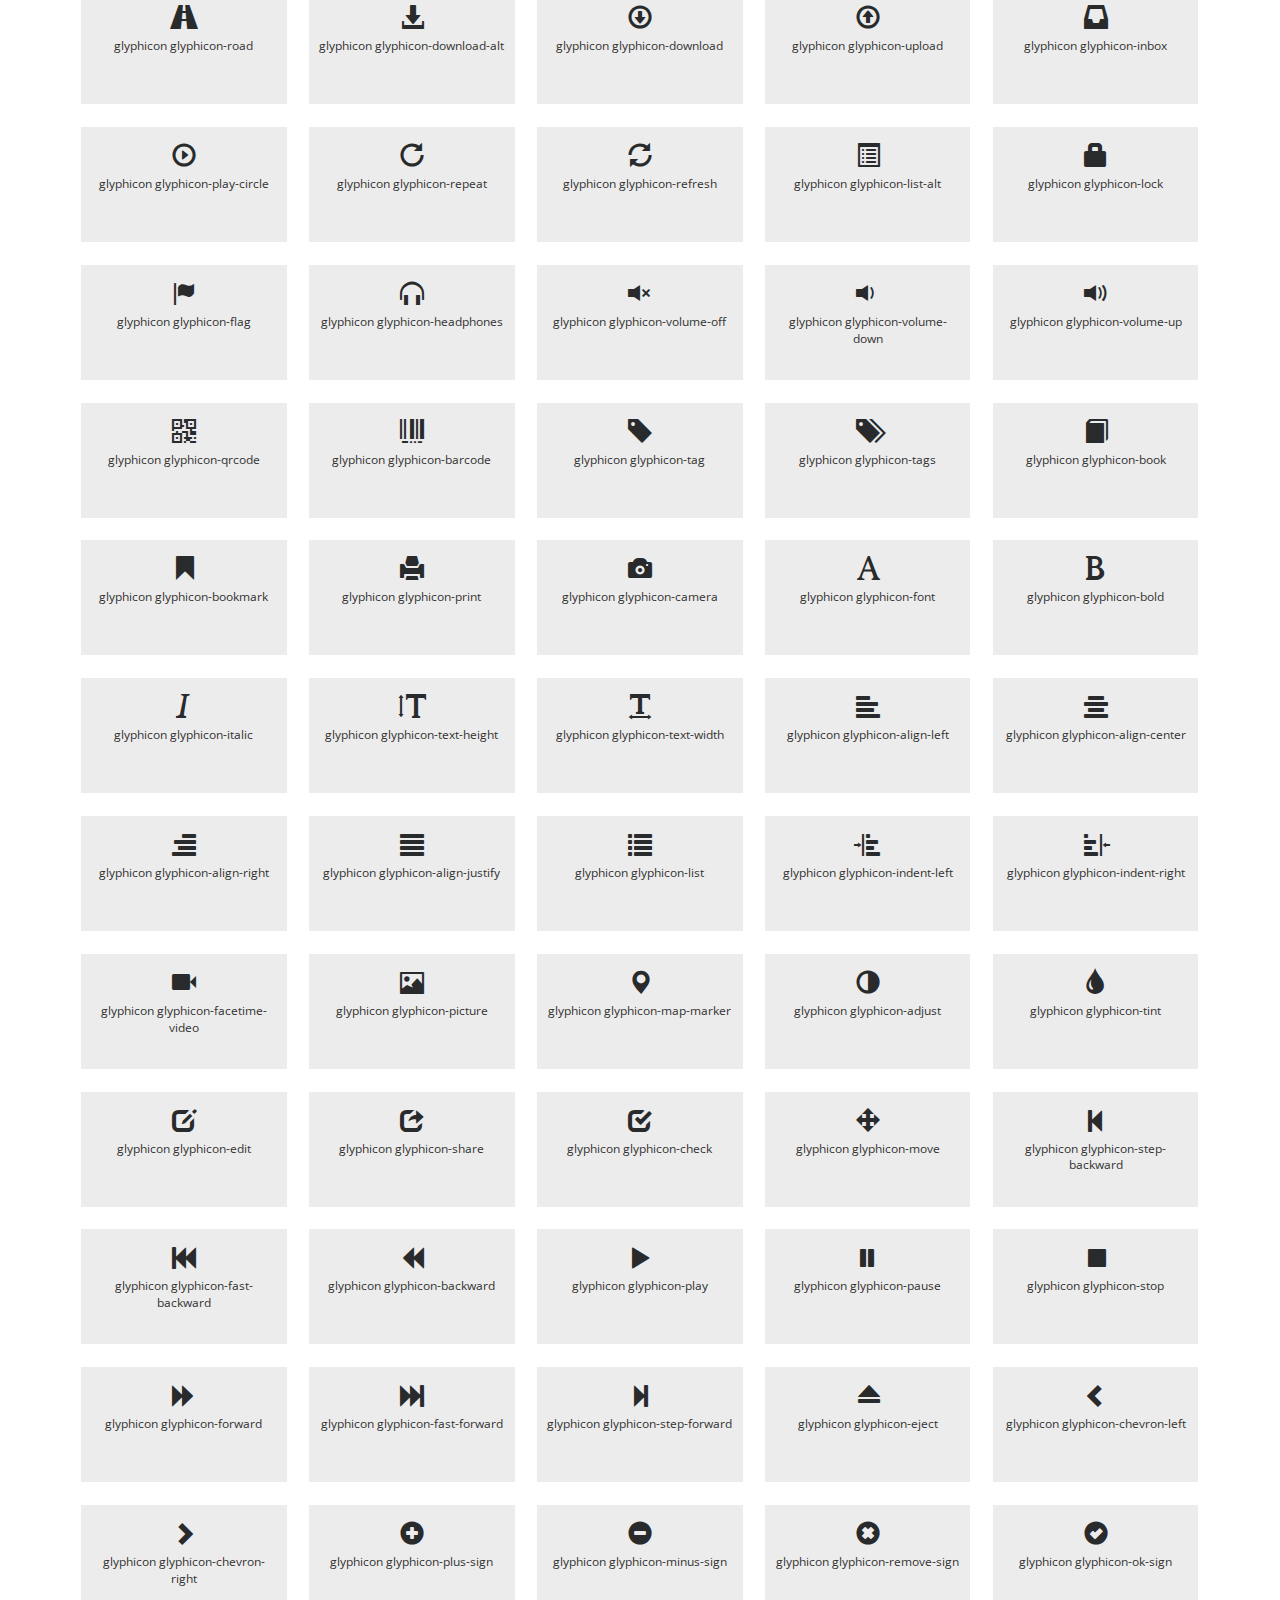
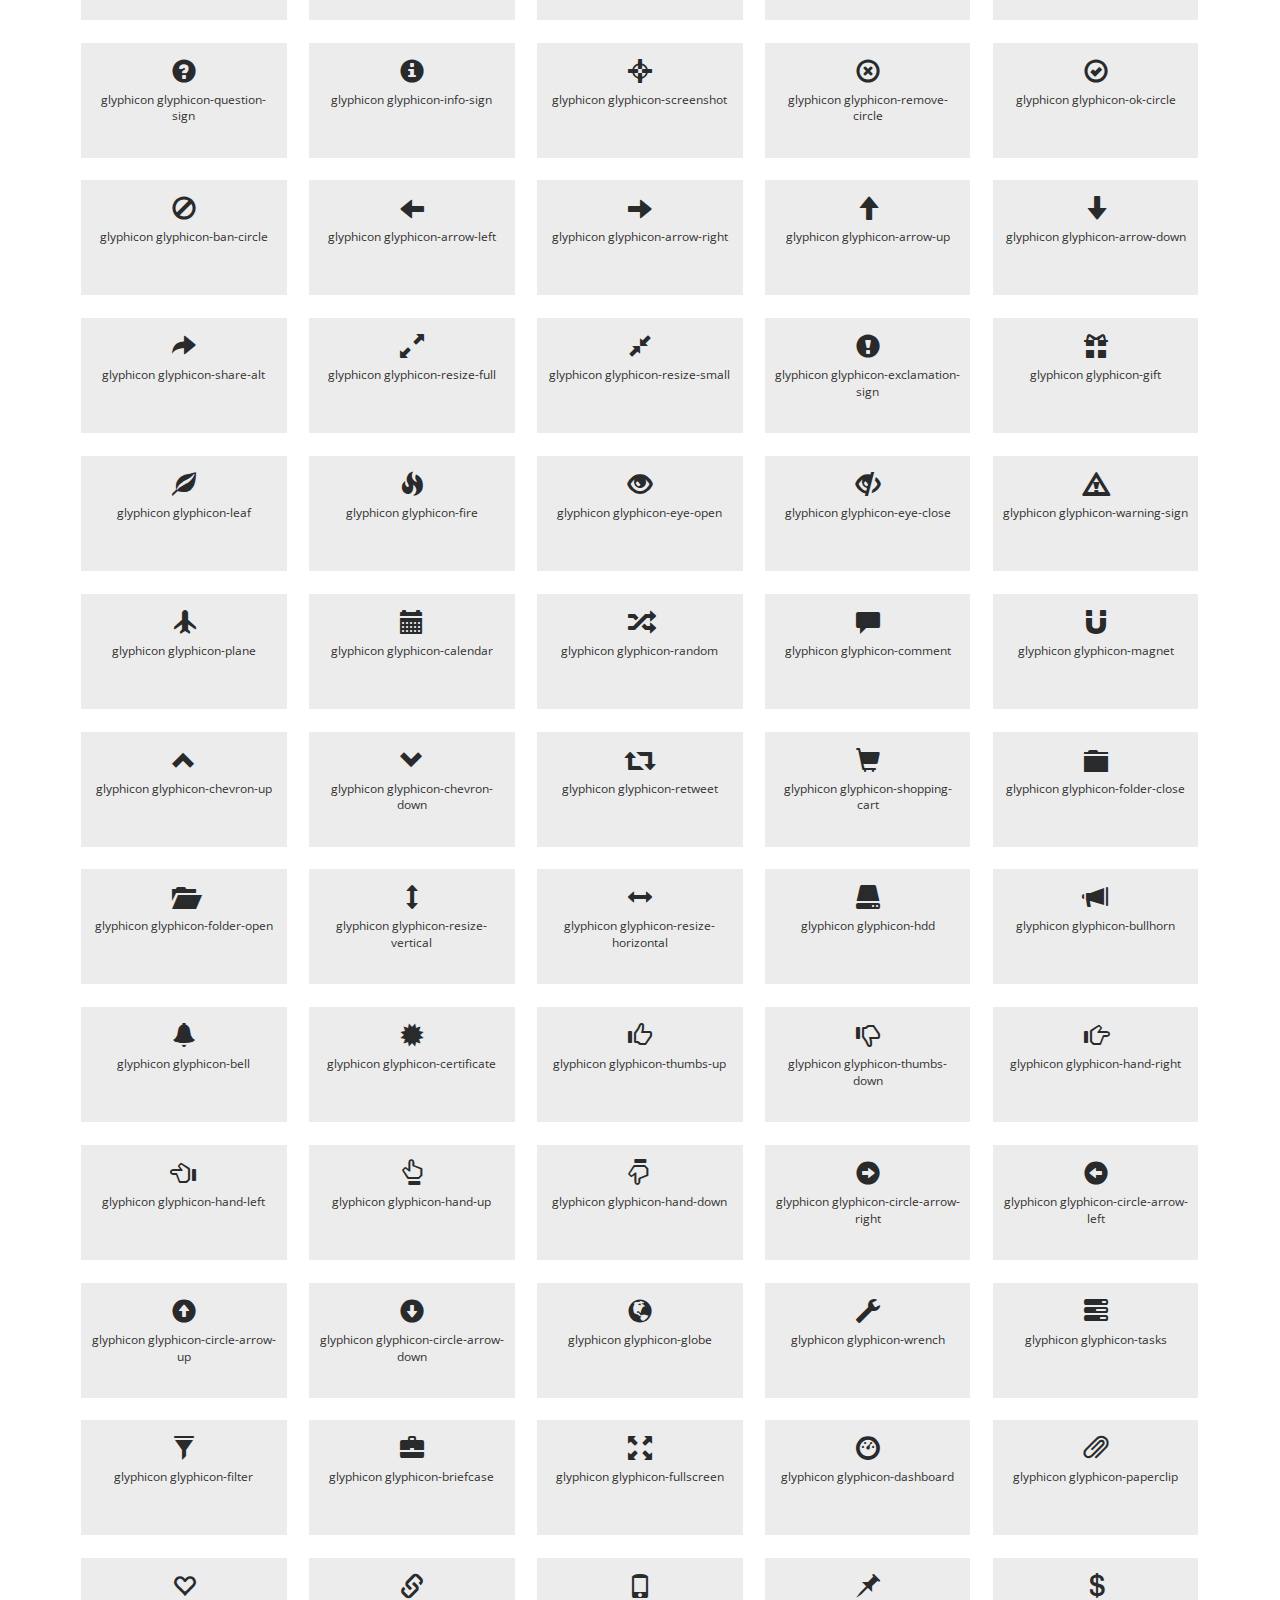
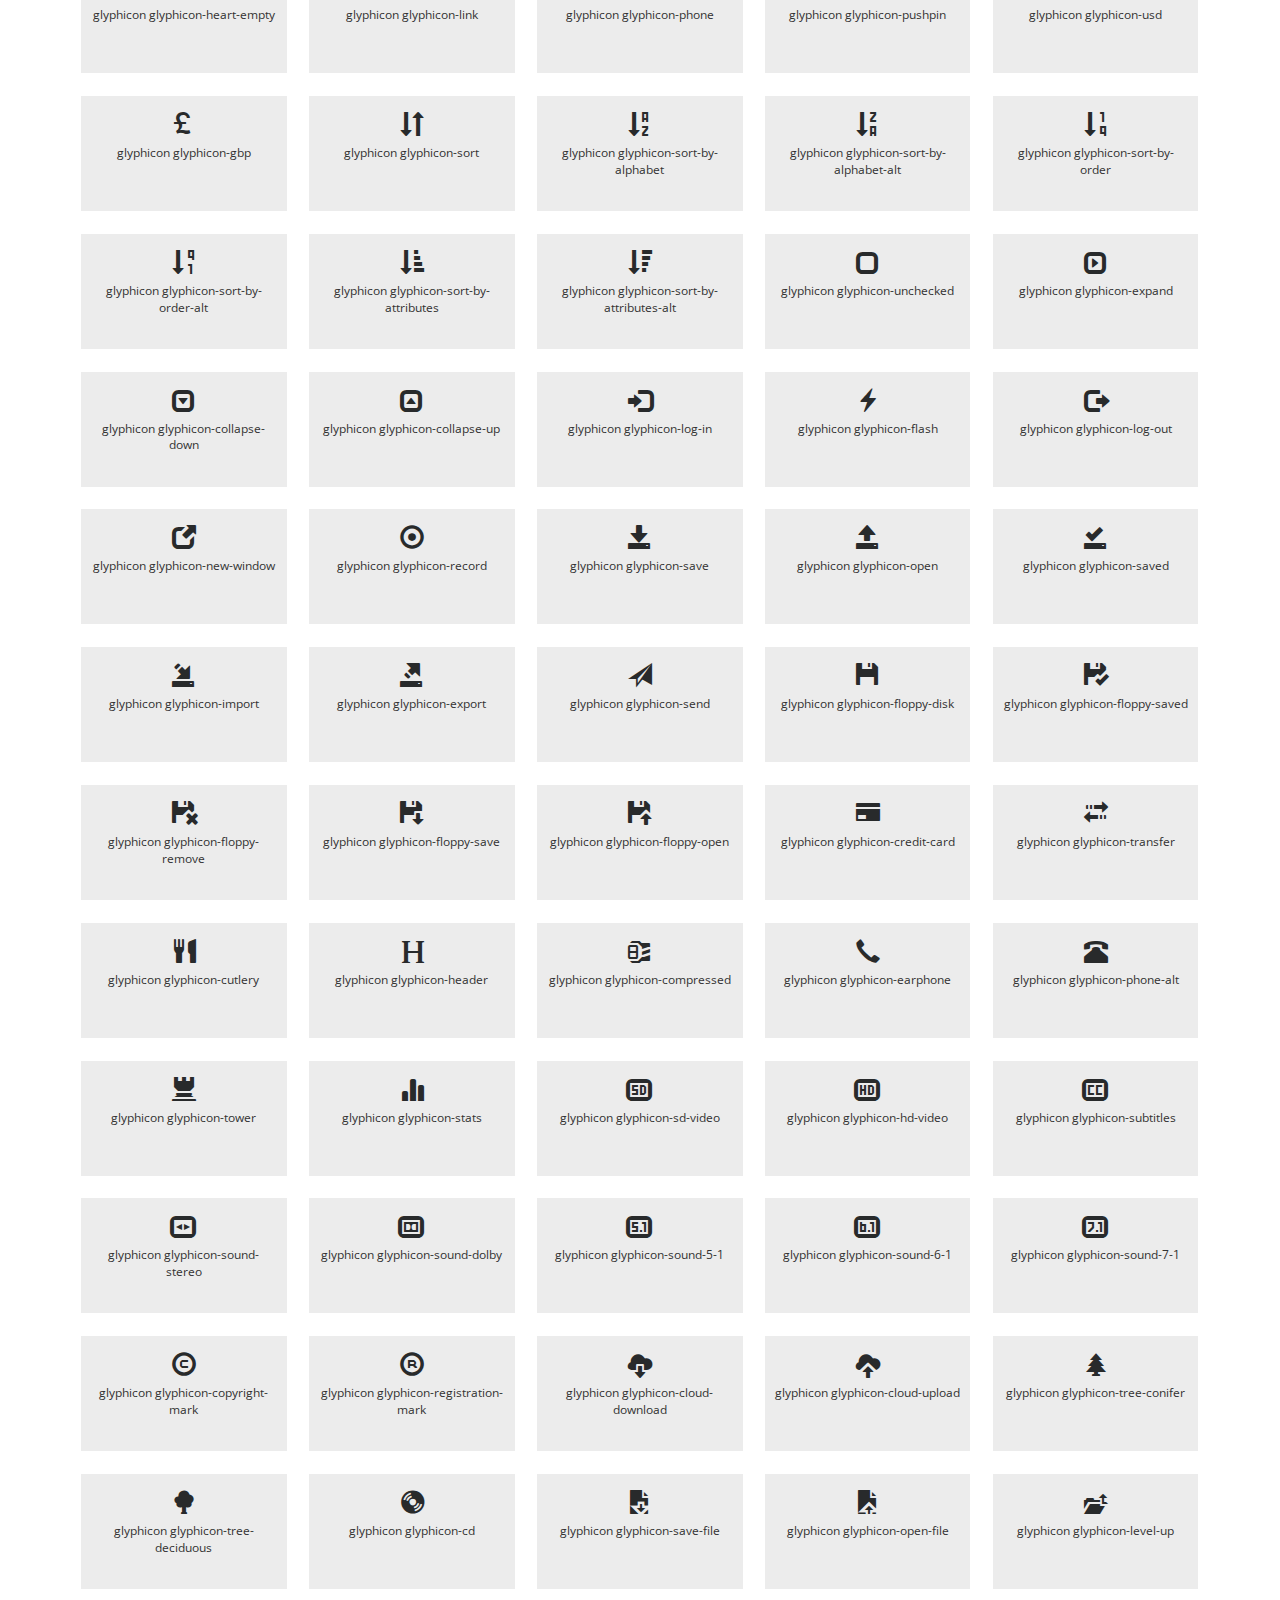
<file: icons.html>
<!DOCTYPE html>
<html lang="en">
<head>
<title>Icons</title>
<!-- for-mobile-apps -->
<meta name="viewport" content="width=device-width, initial-scale=1">
<meta http-equiv="Content-Type" content="text/html; charset=utf-8" />
<meta name="keywords" content="" />
<script type="application/x-javascript"> addEventListener("load", function() { setTimeout(hideURLbar, 0); }, false);
		function hideURLbar(){ window.scrollTo(0,1); } </script>
<!-- //for-mobile-apps -->
<link href="css/bootstrap.css" rel="stylesheet" type="text/css" media="all" />
<link href="css/style.css" rel="stylesheet" type="text/css" media="all" />
<!-- js -->
<script type="text/javascript" src="js/jquery-2.1.4.min.js"></script>
<!-- //js -->
<!-- font-awesome icons -->
<link href="css/font-awesome.css" rel="stylesheet" type="text/css" media="all" /> 
<!-- //font-awesome icons -->
<link href="http://fonts.googleapis.com/css?family=Oswald" rel="stylesheet">
<link href='http://fonts.googleapis.com/css?family=Open+Sans:400,300,300italic,400italic,600,600italic,700,700italic,800,800italic' rel='stylesheet' type='text/css'>
<!-- start-smoth-scrolling -->
<script type="text/javascript" src="js/move-top.js"></script>
<script type="text/javascript" src="js/easing.js"></script>
<script type="text/javascript">
	jQuery(document).ready(function($) {
		$(".scroll").click(function(event){		
			event.preventDefault();
			$('html,body').animate({scrollTop:$(this.hash).offset().top},1000);
		});
	});
</script>
<!-- start-smoth-scrolling -->
</head>
	
<body>
<!-- banner -->
	<div class="banner1">
		<div class="container">
			<div class="agile-header">
				<div class="agileits-contact-info text-right">
					<ul>
						<li><span class="glyphicon glyphicon-envelope" aria-hidden="true"></span><a href="mailto:info@example.com">mail@example.com</a></li>
						<li><span class="glyphicon glyphicon-earphone" aria-hidden="true"></span>+080 264 995</li>
					</ul>
				</div>
				<div class="w3_agileits_social_media">
					<ul>
						<li class="agileinfo_share">Share On</li>
						<li><a href="#" class="wthree_facebook"><i class="fa fa-facebook" aria-hidden="true"></i></a></li>
						<li><a href="#" class="wthree_twitter"><i class="fa fa-twitter" aria-hidden="true"></i></a></li>
						<li><a href="#" class="wthree_dribbble"><i class="fa fa-dribbble" aria-hidden="true"></i></a></li>
						
					</ul>
				</div>
				<div class="clearfix"></div>
			</div>
			<nav class="navbar navbar-default">
				<div class="navbar-header navbar-left">
					<button type="button" class="navbar-toggle collapsed" data-toggle="collapse" data-target="#bs-example-navbar-collapse-1">
						<span class="sr-only">Toggle navigation</span>
						<span class="icon-bar"></span>
						<span class="icon-bar"></span>
						<span class="icon-bar"></span>
					</button>
					<h1><a class="navbar-brand" href="index.html">Executive</a></h1>
				</div>
				<!-- Collect the nav links, forms, and other content for toggling -->
				<div class="collapse navbar-collapse navbar-right" id="bs-example-navbar-collapse-1">
					<nav class="menu menu--iris">
						<ul class="nav navbar-nav menu__list">
							<li class="menu__item"><a href="index.html" class="menu__link">Home</a></li>
							<li class="menu__item"><a href="about.html" class="menu__link">About</a></li>
							<li class="menu__item"><a href="portfolio.html" class="menu__link">Portfolio</a></li>
							<li class="menu__item"><a href="services.html" class="menu__link">Services</a></li>
							<li class="dropdown menu__item menu__item--current">
								<a href="#" class="dropdown-toggle menu__link" data-toggle="dropdown">Short Codes <b class="caret"></b></a>
								<ul class="dropdown-menu agile_short_dropdown">
									<li><a href="icons.html">Icons</a></li>
									<li><a href="typography.html">Typography</a></li>
								</ul>
							</li>
							<li class="menu__item"><a href="contact.html" class="menu__link">Contact</a></li>
						</ul>
					</nav>
				</div>
			</nav>		
		</div>
	</div>
<!-- //banner -->
<div class="w3_wthree_agileits_icons main-grid-border">
		<div class="container">
		<h2 class="w3ls_head">Icons</h2>
			<div class="grid_3 grid_4 w3_agileits_icons_page">
						<div class="icons">
							<h3 class="agileits-icons-title">Font Awesome Icons</h3>
							<section id="new">
								<h3 class="page-header page-header icon-subheading">30 New Icons </h3>							  

								<div class="row fontawesome-icon-list">
									
									
									<div class="icon-box col-md-3 col-sm-4"><a class="agile-icon" href="#"><i class="fa fa-asl-interpreting" aria-hidden="true"></i> fa-asl-interpreting <span class="text-muted">(alias)</span></a></div>
									
									
									
									<div class="icon-box col-md-3 col-sm-4"><a class="agile-icon" href="#"><i class="fa fa-audio-description" aria-hidden="true"></i> fa-audio-description</a></div>
									
									  <div class="icon-box col-md-3 col-sm-4"><a class="agile-icon" href="#"><i class="fa fa-blind" aria-hidden="true"></i> fa-blind</a></div>
									
									  <div class="icon-box col-md-3 col-sm-4"><a class="agile-icon" href="#"><i class="fa fa-braille" aria-hidden="true"></i> fa-braille</a></div>
									
									  <div class="icon-box col-md-3 col-sm-4"><a class="agile-icon" href="#"><i class="fa fa-deaf" aria-hidden="true"></i> fa-deaf</a></div>
									
									  <div class="icon-box col-md-3 col-sm-4"><a class="agile-icon" href="#"><i class="fa fa-deafness" aria-hidden="true"></i> deafness <span class="text-muted">(alias)</span></a></div>
									
									  <div class="icon-box col-md-3 col-sm-4"><a class="agile-icon" href="#"><i class="fa fa-envira" aria-hidden="true"></i> fa-envira</a></div>
									
									  <div class="icon-box col-md-3 col-sm-4"><a class="agile-icon" href="#"><i class="fa fa-fa" aria-hidden="true"></i> fa-fa <span class="text-muted">(alias)</span></a></div>
									
									  <div class="icon-box col-md-3 col-sm-4"><a class="agile-icon" href="#"><i class="fa fa-first-order" aria-hidden="true"></i> fa-first-order</a></div>
									
									  <div class="icon-box col-md-3 col-sm-4"><a class="agile-icon" href="#"><i class="fa fa-font-awesome" aria-hidden="true"></i> fa-font-awesome</a></div>
									
									  <div class="icon-box col-md-3 col-sm-4"><a class="agile-icon" href="#"><i class="fa fa-gitlab" aria-hidden="true"></i> fa-gitlab</a></div>
									
									  <div class="icon-box col-md-3 col-sm-4"><a class="agile-icon" href="#"><i class="fa fa-glide" aria-hidden="true"></i> fa-glide</a></div>
									
									  <div class="icon-box col-md-3 col-sm-4"><a class="agile-icon" href="#"><i class="fa fa-glide-g" aria-hidden="true"></i> fa-glide-g</a></div>
									
									  <div class="icon-box col-md-3 col-sm-4"><a class="agile-icon" href="#"><i class="fa fa-google-plus-circle" aria-hidden="true"></i> fa-google-plus-circle <span class="text-muted">(alias)</span></a></div>
									
									  <div class="icon-box col-md-3 col-sm-4"><a class="agile-icon" href="#"><i class="fa fa-google-plus-official" aria-hidden="true"></i> fa-google-plus-official</a></div>
									
									  <div class="icon-box col-md-3 col-sm-4"><a class="agile-icon" href="#"><i class="fa fa-hard-of-hearing" aria-hidden="true"></i> fa-hard-of-hearing <span class="text-muted">(alias)</span></a></div>
									
									  <div class="icon-box col-md-3 col-sm-4"><a class="agile-icon" href="#"><i class="fa fa-instagram" aria-hidden="true"></i> fa-instagram</a></div>
									
									  <div class="icon-box col-md-3 col-sm-4"><a class="agile-icon" href="#"><i class="fa fa-low-vision" aria-hidden="true"></i> fa-low-vision</a></div>
									
									  <div class="icon-box col-md-3 col-sm-4"><a class="agile-icon" href="#"><i class="fa fa-pied-piper" aria-hidden="true"></i> fa-pied-piper</a></div>
									
									  <div class="icon-box col-md-3 col-sm-4"><a class="agile-icon" href="#"><i class="fa fa-question-circle-o" aria-hidden="true"></i> fa-question-circle-o</a></div>
									
									  <div class="icon-box col-md-3 col-sm-4"><a class="agile-icon" href="#"><i class="fa fa-sign-language" aria-hidden="true"></i> fa-sign-language</a></div>
									
									  <div class="icon-box col-md-3 col-sm-4"><a class="agile-icon" href="#"><i class="fa fa-signing" aria-hidden="true"></i> fa-signing <span class="text-muted">(alias)</span></a></div>
									
									  <div class="icon-box col-md-3 col-sm-4"><a class="agile-icon" href="#"><i class="fa fa-snapchat" aria-hidden="true"></i> fa-snapchat</a></div>
									
									  <div class="icon-box col-md-3 col-sm-4"><a class="agile-icon" href="#"><i class="fa fa-snapchat-ghost" aria-hidden="true"></i> fa-snapchat-ghost</a></div>
									
									  <div class="icon-box col-md-3 col-sm-4"><a class="agile-icon" href="#"><i class="fa fa-snapchat-square" aria-hidden="true"></i> fa-snapchat-square</a></div>
									
									  <div class="icon-box col-md-3 col-sm-4"><a class="agile-icon" href="#"><i class="fa fa-themeisle" aria-hidden="true"></i> fa-themeisle</a></div>
									
									  <div class="icon-box col-md-3 col-sm-4"><a class="agile-icon" href="#"><i class="fa fa-universal-access" aria-hidden="true"></i> fa-universal-access</a></div>
									
									  <div class="icon-box col-md-3 col-sm-4"><a class="agile-icon" href="#"><i class="fa fa-viadeo" aria-hidden="true"></i> fa-viadeo</a></div>
									
									  <div class="icon-box col-md-3 col-sm-4"><a class="agile-icon" href="#"><i class="fa fa-viadeo-square" aria-hidden="true"></i> fa-viadeo-square</a></div>
									
									  <div class="icon-box col-md-3 col-sm-4"><a class="agile-icon" href="#"><i class="fa fa-volume-control-phone" aria-hidden="true"></i> fa-volume-control-phone</a></div>
									
									  <div class="icon-box col-md-3 col-sm-4"><a class="agile-icon" href="#"><i class="fa fa-wheelchair-alt" aria-hidden="true"></i> fa-wheelchair-alt</a></div>
									
									  <div class="icon-box col-md-3 col-sm-4"><a class="agile-icon" href="#"><i class="fa fa-wpbeginner" aria-hidden="true"></i> fa-wpbeginner</a></div>
									
									  <div class="icon-box col-md-3 col-sm-4"><a class="agile-icon" href="#"><i class="fa fa-wpforms" aria-hidden="true"></i> fa-wpforms</a></div>
									
									  <div class="icon-box col-md-3 col-sm-4"><a class="agile-icon" href="#"><i class="fa fa-yoast" aria-hidden="true"></i> fa-yoast</a></div>
									
								  </div>

								</section>
							<div class="section group">
									<div class="box"> 
										<div class="title ">
											<h3 class="page-header icon-subheading">Web Application Icons</h3>
										</div>
										<div class="box_content"> 
											<div class="fontawesome-icon-list"> 
												<div class="icon-box col-md-3 col-sm-4"><a class="agile-icon" href="#"><i class="fa fa-adjust"></i> fa-adjust</a></div>
										
												<div class="icon-box col-md-3 col-sm-4"><a class="agile-icon" href="#"><i class="fa fa-anchor"></i> fa-anchor</a></div>
										
												<div class="icon-box col-md-3 col-sm-4"><a class="agile-icon" href="#"><i class="fa fa-archive"></i> fa-archive</a></div>
										
												<div class="icon-box col-md-3 col-sm-4"><a class="agile-icon" href="#"><i class="fa fa-arrows"></i> fa-arrows</a></div>
										
												<div class="icon-box col-md-3 col-sm-4"><a class="agile-icon" href="#"><i class="fa fa-arrows-h"></i> fa-arrows-h</a></div>
										
												<div class="icon-box col-md-3 col-sm-4"><a class="agile-icon" href="#"><i class="fa fa-arrows-v"></i> fa-arrows-v</a></div>
										
												<div class="icon-box col-md-3 col-sm-4"><a class="agile-icon" href="#"><i class="fa fa-asterisk"></i> fa-asterisk</a></div>
										
												<div class="icon-box col-md-3 col-sm-4"><a class="agile-icon" href="#"><i class="fa fa-ban"></i> fa-ban</a></div>
										
												<div class="icon-box col-md-3 col-sm-4"><a class="agile-icon" href="#"><i class="fa fa-bar-chart-o"></i> fa-bar-chart-o</a></div>
										
												<div class="icon-box col-md-3 col-sm-4"><a class="agile-icon" href="#"><i class="fa fa-barcode"></i> fa-barcode</a></div>
										
												<div class="icon-box col-md-3 col-sm-4"><a class="agile-icon" href="#"><i class="fa fa-bars"></i> fa-bars</a></div>
										
												<div class="icon-box col-md-3 col-sm-4"><a class="agile-icon" href="#"><i class="fa fa-beer"></i> fa-beer</a></div>
										
												<div class="icon-box col-md-3 col-sm-4"><a class="agile-icon" href="#"><i class="fa fa-bell"></i> fa-bell</a></div>
										
												<div class="icon-box col-md-3 col-sm-4"><a class="agile-icon" href="#"><i class="fa fa-bell-o"></i> fa-bell-o</a></div>
										
												<div class="icon-box col-md-3 col-sm-4"><a class="agile-icon" href="#"><i class="fa fa-bolt"></i> fa-bolt</a></div>
										
												<div class="icon-box col-md-3 col-sm-4"><a class="agile-icon" href="#"><i class="fa fa-book"></i> fa-book</a></div>
										
												<div class="icon-box col-md-3 col-sm-4"><a class="agile-icon" href="#"><i class="fa fa-bookmark"></i> fa-bookmark</a></div>
										
												<div class="icon-box col-md-3 col-sm-4"><a class="agile-icon" href="#"><i class="fa fa-bookmark-o"></i> fa-bookmark-o</a></div>
										
												<div class="icon-box col-md-3 col-sm-4"><a class="agile-icon" href="#"><i class="fa fa-briefcase"></i> fa-briefcase</a></div>
										
												<div class="icon-box col-md-3 col-sm-4"><a class="agile-icon" href="#"><i class="fa fa-bug"></i> fa-bug</a></div>
										
												<div class="icon-box col-md-3 col-sm-4"><a class="agile-icon" href="#"><i class="fa fa-building-o"></i> fa-building-o</a></div>
										
												<div class="icon-box col-md-3 col-sm-4"><a class="agile-icon" href="#"><i class="fa fa-bullhorn"></i> fa-bullhorn</a></div>
										
												<div class="icon-box col-md-3 col-sm-4"><a class="agile-icon" href="#"><i class="fa fa-bullseye"></i> fa-bullseye</a></div>
										
												<div class="icon-box col-md-3 col-sm-4"><a class="agile-icon" href="#"><i class="fa fa-calendar"></i> fa-calendar</a></div>
										
												<div class="icon-box col-md-3 col-sm-4"><a class="agile-icon" href="#"><i class="fa fa-calendar-o"></i> fa-calendar-o</a></div>
										
												<div class="icon-box col-md-3 col-sm-4"><a class="agile-icon" href="#"><i class="fa fa-camera"></i> fa-camera</a></div>
										
												<div class="icon-box col-md-3 col-sm-4"><a class="agile-icon" href="#"><i class="fa fa-camera-retro"></i> fa-camera-retro</a></div>
										
												<div class="icon-box col-md-3 col-sm-4"><a class="agile-icon" href="#"><i class="fa fa-caret-square-o-down"></i> fa-caret-square-o-down</a></div>
										
												<div class="icon-box col-md-3 col-sm-4"><a class="agile-icon" href="#"><i class="fa fa-caret-square-o-left"></i> fa-caret-square-o-left</a></div>
										
												<div class="icon-box col-md-3 col-sm-4"><a class="agile-icon" href="#"><i class="fa fa-caret-square-o-right"></i> fa-caret-square-o-right</a></div>
										
												<div class="icon-box col-md-3 col-sm-4"><a class="agile-icon" href="#"><i class="fa fa-caret-square-o-up"></i> fa-caret-square-o-up</a></div>
										
												<div class="icon-box col-md-3 col-sm-4"><a class="agile-icon" href="#"><i class="fa fa-certificate"></i> fa-certificate</a></div>
										
												<div class="icon-box col-md-3 col-sm-4"><a class="agile-icon" href="#"><i class="fa fa-check"></i> fa-check</a></div>
										
												<div class="icon-box col-md-3 col-sm-4"><a class="agile-icon" href="#"><i class="fa fa-check-circle"></i> fa-check-circle</a></div>
										
												<div class="icon-box col-md-3 col-sm-4"><a class="agile-icon" href="#"><i class="fa fa-check-circle-o"></i> fa-check-circle-o</a></div>
										
												<div class="icon-box col-md-3 col-sm-4"><a class="agile-icon" href="#"><i class="fa fa-check-square"></i> fa-check-square</a></div>
										
												<div class="icon-box col-md-3 col-sm-4"><a class="agile-icon" href="#"><i class="fa fa-check-square-o"></i> fa-check-square-o</a></div>
										
												<div class="icon-box col-md-3 col-sm-4"><a class="agile-icon" href="#"><i class="fa fa-circle"></i> fa-circle</a></div>
										
												<div class="icon-box col-md-3 col-sm-4"><a class="agile-icon" href="#"><i class="fa fa-circle-o"></i> fa-circle-o</a></div>
										
												<div class="icon-box col-md-3 col-sm-4"><a class="agile-icon" href="#"><i class="fa fa-clock-o"></i> fa-clock-o</a></div>
										
												<div class="icon-box col-md-3 col-sm-4"><a class="agile-icon" href="#"><i class="fa fa-cloud"></i> fa-cloud</a></div>
										
												<div class="icon-box col-md-3 col-sm-4"><a class="agile-icon" href="#"><i class="fa fa-cloud-download"></i> fa-cloud-download</a></div>
										
												<div class="icon-box col-md-3 col-sm-4"><a class="agile-icon" href="#"><i class="fa fa-cloud-upload"></i> fa-cloud-upload</a></div>
										
												<div class="icon-box col-md-3 col-sm-4"><a class="agile-icon" href="#"><i class="fa fa-code"></i> fa-code</a></div>
										
												<div class="icon-box col-md-3 col-sm-4"><a class="agile-icon" href="#"><i class="fa fa-code-fork"></i> fa-code-fork</a></div>
										
												<div class="icon-box col-md-3 col-sm-4"><a class="agile-icon" href="#"><i class="fa fa-coffee"></i> fa-coffee</a></div>
										
												<div class="icon-box col-md-3 col-sm-4"><a class="agile-icon" href="#"><i class="fa fa-cog"></i> fa-cog</a></div>
										
												<div class="icon-box col-md-3 col-sm-4"><a class="agile-icon" href="#"><i class="fa fa-cogs"></i> fa-cogs</a></div>
										
												<div class="icon-box col-md-3 col-sm-4"><a class="agile-icon" href="#"><i class="fa fa-comment"></i> fa-comment</a></div>
										
												<div class="icon-box col-md-3 col-sm-4"><a class="agile-icon" href="#"><i class="fa fa-comment-o"></i> fa-comment-o</a></div>
										
												<div class="icon-box col-md-3 col-sm-4"><a class="agile-icon" href="#"><i class="fa fa-comments"></i> fa-comments</a></div>
										
												<div class="icon-box col-md-3 col-sm-4"><a class="agile-icon" href="#"><i class="fa fa-comments-o"></i> fa-comments-o</a></div>
										
												<div class="icon-box col-md-3 col-sm-4"><a class="agile-icon" href="#"><i class="fa fa-compass"></i> fa-compass</a></div>
										
												<div class="icon-box col-md-3 col-sm-4"><a class="agile-icon" href="#"><i class="fa fa-credit-card"></i> fa-credit-card</a></div>
										
												<div class="icon-box col-md-3 col-sm-4"><a class="agile-icon" href="#"><i class="fa fa-crop"></i> fa-crop</a></div>
										
												<div class="icon-box col-md-3 col-sm-4"><a class="agile-icon" href="#"><i class="fa fa-crosshairs"></i> fa-crosshairs</a></div>
										
												<div class="icon-box col-md-3 col-sm-4"><a class="agile-icon" href="#"><i class="fa fa-cutlery"></i> fa-cutlery</a></div>
										
												<div class="icon-box col-md-3 col-sm-4"><a class="agile-icon" href="#"><i class="fa fa-dashboard"></i> fa-dashboard <span class="text-muted">(alias)</span></a></div>
										
												<div class="icon-box col-md-3 col-sm-4"><a class="agile-icon" href="#"><i class="fa fa-desktop"></i> fa-desktop</a></div>
										
												<div class="icon-box col-md-3 col-sm-4"><a class="agile-icon" href="#"><i class="fa fa-dot-circle-o"></i> fa-dot-circle-o</a></div>
										
												<div class="icon-box col-md-3 col-sm-4"><a class="agile-icon" href="#"><i class="fa fa-download"></i> fa-download</a></div>
										
												<div class="icon-box col-md-3 col-sm-4"><a class="agile-icon" href="#"><i class="fa fa-edit"></i> fa-edit <span class="text-muted">(alias)</span></a></div>
										
												<div class="icon-box col-md-3 col-sm-4"><a class="agile-icon" href="#"><i class="fa fa-ellipsis-h"></i> fa-ellipsis-h</a></div>
										
												<div class="icon-box col-md-3 col-sm-4"><a class="agile-icon" href="#"><i class="fa fa-ellipsis-v"></i> fa-ellipsis-v</a></div>
										
												<div class="icon-box col-md-3 col-sm-4"><a class="agile-icon" href="#"><i class="fa fa-envelope"></i> fa-envelope</a></div>
										
												<div class="icon-box col-md-3 col-sm-4"><a class="agile-icon" href="#"><i class="fa fa-envelope-o"></i> fa-envelope-o</a></div>
										
												<div class="icon-box col-md-3 col-sm-4"><a class="agile-icon" href="#"><i class="fa fa-eraser"></i> fa-eraser</a></div>
										
												<div class="icon-box col-md-3 col-sm-4"><a class="agile-icon" href="#"><i class="fa fa-exchange"></i> fa-exchange</a></div>
										
												<div class="icon-box col-md-3 col-sm-4"><a class="agile-icon" href="#"><i class="fa fa-exclamation"></i> fa-exclamation</a></div>
										
												<div class="icon-box col-md-3 col-sm-4"><a class="agile-icon" href="#"><i class="fa fa-exclamation-circle"></i> fa-exclamation-circle</a></div>
										
												<div class="icon-box col-md-3 col-sm-4"><a class="agile-icon" href="#"><i class="fa fa-exclamation-triangle"></i> fa-exclamation-triangle</a></div>
										
												<div class="icon-box col-md-3 col-sm-4"><a class="agile-icon" href="#"><i class="fa fa-external-link"></i> fa-external-link</a></div>
										
												<div class="icon-box col-md-3 col-sm-4"><a class="agile-icon" href="#"><i class="fa fa-external-link-square"></i> fa-external-link-square</a></div>
										
												<div class="icon-box col-md-3 col-sm-4"><a class="agile-icon" href="#"><i class="fa fa-eye"></i> fa-eye</a></div>
										
												<div class="icon-box col-md-3 col-sm-4"><a class="agile-icon" href="#"><i class="fa fa-eye-slash"></i> fa-eye-slash</a></div>
										
												<div class="icon-box col-md-3 col-sm-4"><a class="agile-icon" href="#"><i class="fa fa-female"></i> fa-female</a></div>
										
												<div class="icon-box col-md-3 col-sm-4"><a class="agile-icon" href="#"><i class="fa fa-fighter-jet"></i> fa-fighter-jet</a></div>
										
												<div class="icon-box col-md-3 col-sm-4"><a class="agile-icon" href="#"><i class="fa fa-film"></i> fa-film</a></div>
										
												<div class="icon-box col-md-3 col-sm-4"><a class="agile-icon" href="#"><i class="fa fa-filter"></i> fa-filter</a></div>
										
												<div class="icon-box col-md-3 col-sm-4"><a class="agile-icon" href="#"><i class="fa fa-fire"></i> fa-fire</a></div>
										
												<div class="icon-box col-md-3 col-sm-4"><a class="agile-icon" href="#"><i class="fa fa-fire-extinguisher"></i> fa-fire-extinguisher</a></div>
										
												<div class="icon-box col-md-3 col-sm-4"><a class="agile-icon" href="#"><i class="fa fa-flag"></i> fa-flag</a></div>
										
												<div class="icon-box col-md-3 col-sm-4"><a class="agile-icon" href="#"><i class="fa fa-flag-checkered"></i> fa-flag-checkered</a></div>
										
												<div class="icon-box col-md-3 col-sm-4"><a class="agile-icon" href="#"><i class="fa fa-flag-o"></i> fa-flag-o</a></div>
										
												<div class="icon-box col-md-3 col-sm-4"><a class="agile-icon" href="#"><i class="fa fa-flash"></i> fa-flash <span class="text-muted">(alias)</span></a></div>
										
												<div class="icon-box col-md-3 col-sm-4"><a class="agile-icon" href="#"><i class="fa fa-flask"></i> fa-flask</a></div>
										
												<div class="icon-box col-md-3 col-sm-4"><a class="agile-icon" href="#"><i class="fa fa-folder"></i> fa-folder</a></div>
										
												<div class="icon-box col-md-3 col-sm-4"><a class="agile-icon" href="#"><i class="fa fa-folder-o"></i> fa-folder-o</a></div>
										
												<div class="icon-box col-md-3 col-sm-4"><a class="agile-icon" href="#"><i class="fa fa-folder-open"></i> fa-folder-open</a></div>
										
												<div class="icon-box col-md-3 col-sm-4"><a class="agile-icon" href="#"><i class="fa fa-folder-open-o"></i> fa-folder-open-o</a></div>
										
												<div class="icon-box col-md-3 col-sm-4"><a class="agile-icon" href="#"><i class="fa fa-frown-o"></i> fa-frown-o</a></div>
										
												<div class="icon-box col-md-3 col-sm-4"><a class="agile-icon" href="#"><i class="fa fa-gamepad"></i> fa-gamepad</a></div>
										
												<div class="icon-box col-md-3 col-sm-4"><a class="agile-icon" href="#"><i class="fa fa-gavel"></i> fa-gavel</a></div>
										
												<div class="icon-box col-md-3 col-sm-4"><a class="agile-icon" href="#"><i class="fa fa-gear"></i> fa-gear <span class="text-muted">(alias)</span></a></div>
										
												<div class="icon-box col-md-3 col-sm-4"><a class="agile-icon" href="#"><i class="fa fa-gears"></i> fa-gears <span class="text-muted">(alias)</span></a></div>
										
												<div class="icon-box col-md-3 col-sm-4"><a class="agile-icon" href="#"><i class="fa fa-gift"></i> fa-gift</a></div>
										
												<div class="icon-box col-md-3 col-sm-4"><a class="agile-icon" href="#"><i class="fa fa-glass"></i> fa-glass</a></div>
										
												<div class="icon-box col-md-3 col-sm-4"><a class="agile-icon" href="#"><i class="fa fa-globe"></i> fa-globe</a></div>
										
												<div class="icon-box col-md-3 col-sm-4"><a class="agile-icon" href="#"><i class="fa fa-group"></i> fa-group <span class="text-muted">(alias)</span></a></div>
										
												<div class="icon-box col-md-3 col-sm-4"><a class="agile-icon" href="#"><i class="fa fa-hdd-o"></i> fa-hdd-o</a></div>
										
												<div class="icon-box col-md-3 col-sm-4"><a class="agile-icon" href="#"><i class="fa fa-headphones"></i> fa-headphones</a></div>
										
												<div class="icon-box col-md-3 col-sm-4"><a class="agile-icon" href="#"><i class="fa fa-heart"></i> fa-heart</a></div>
										
												<div class="icon-box col-md-3 col-sm-4"><a class="agile-icon" href="#"><i class="fa fa-heart-o"></i> fa-heart-o</a></div>
										
												<div class="icon-box col-md-3 col-sm-4"><a class="agile-icon" href="#"><i class="fa fa-home"></i> fa-home</a></div>
										
												<div class="icon-box col-md-3 col-sm-4"><a class="agile-icon" href="#"><i class="fa fa-inbox"></i> fa-inbox</a></div>
										
												<div class="icon-box col-md-3 col-sm-4"><a class="agile-icon" href="#"><i class="fa fa-info"></i> fa-info</a></div>
										
												<div class="icon-box col-md-3 col-sm-4"><a class="agile-icon" href="#info-circle"><i class="fa fa-info-circle"></i> fa-info-circle</a></div>
										
												<div class="icon-box col-md-3 col-sm-4"><a class="agile-icon" href="#key"><i class="fa fa-key"></i> fa-key</a></div>
										
												<div class="icon-box col-md-3 col-sm-4"><a class="agile-icon" href="#keyboard-o"><i class="fa fa-keyboard-o"></i> fa-keyboard-o</a></div>
										
												<div class="icon-box col-md-3 col-sm-4"><a class="agile-icon" href="#laptop"><i class="fa fa-laptop"></i> fa-laptop</a></div>
										
												<div class="icon-box col-md-3 col-sm-4"><a class="agile-icon" href="#leaf"><i class="fa fa-leaf"></i> fa-leaf</a></div>
										
												<div class="icon-box col-md-3 col-sm-4"><a class="agile-icon" href="#gavel"><i class="fa fa-legal"></i> fa-legal <span class="text-muted">(alias)</span></a></div>
										
												<div class="icon-box col-md-3 col-sm-4"><a class="agile-icon" href="#lemon-o"><i class="fa fa-lemon-o"></i> fa-lemon-o</a></div>
										
												<div class="icon-box col-md-3 col-sm-4"><a class="agile-icon" href="#level-down"><i class="fa fa-level-down"></i> fa-level-down</a></div>
										
												<div class="icon-box col-md-3 col-sm-4"><a class="agile-icon" href="#level-up"><i class="fa fa-level-up"></i> fa-level-up</a></div>
										
												<div class="icon-box col-md-3 col-sm-4"><a class="agile-icon" href="#lightbulb-o"><i class="fa fa-lightbulb-o"></i> fa-lightbulb-o</a></div>
										
												<div class="icon-box col-md-3 col-sm-4"><a class="agile-icon" href="#location-arrow"><i class="fa fa-location-arrow"></i> fa-location-arrow</a></div>
										
												<div class="icon-box col-md-3 col-sm-4"><a class="agile-icon" href="#lock"><i class="fa fa-lock"></i> fa-lock</a></div>
										
												<div class="icon-box col-md-3 col-sm-4"><a class="agile-icon" href="#magic"><i class="fa fa-magic"></i> fa-magic</a></div>
										
												<div class="icon-box col-md-3 col-sm-4"><a class="agile-icon" href="#magnet"><i class="fa fa-magnet"></i> fa-magnet</a></div>
										
												<div class="icon-box col-md-3 col-sm-4"><a class="agile-icon" href="#share"><i class="fa fa-mail-forward"></i> fa-mail-forward <span class="text-muted">(alias)</span></a></div>
										
												<div class="icon-box col-md-3 col-sm-4"><a class="agile-icon" href="#reply"><i class="fa fa-mail-reply"></i> fa-mail-reply <span class="text-muted">(alias)</span></a></div>
										
												<div class="icon-box col-md-3 col-sm-4"><a class="agile-icon" href="#mail-reply-all"><i class="fa fa-mail-reply-all"></i> fa-mail-reply-all</a></div>
										
												<div class="icon-box col-md-3 col-sm-4"><a class="agile-icon" href="#male"><i class="fa fa-male"></i> fa-male</a></div>
										
												<div class="icon-box col-md-3 col-sm-4"><a class="agile-icon" href="#map-marker"><i class="fa fa-map-marker"></i> fa-map-marker</a></div>
										
												<div class="icon-box col-md-3 col-sm-4"><a class="agile-icon" href="#meh-o"><i class="fa fa-meh-o"></i> fa-meh-o</a></div>
										
												<div class="icon-box col-md-3 col-sm-4"><a class="agile-icon" href="#microphone"><i class="fa fa-microphone"></i> fa-microphone</a></div>
										
												<div class="icon-box col-md-3 col-sm-4"><a class="agile-icon" href="#microphone-slash"><i class="fa fa-microphone-slash"></i> fa-microphone-slash</a></div>
										
												<div class="icon-box col-md-3 col-sm-4"><a class="agile-icon" href="#minus"><i class="fa fa-minus"></i> fa-minus</a></div>
										
												<div class="icon-box col-md-3 col-sm-4"><a class="agile-icon" href="#minus-circle"><i class="fa fa-minus-circle"></i> fa-minus-circle</a></div>
										
												<div class="icon-box col-md-3 col-sm-4"><a class="agile-icon" href="#minus-square"><i class="fa fa-minus-square"></i> fa-minus-square</a></div>
										
												<div class="icon-box col-md-3 col-sm-4"><a class="agile-icon" href="#minus-square-o"><i class="fa fa-minus-square-o"></i> fa-minus-square-o</a></div>
										
												<div class="icon-box col-md-3 col-sm-4"><a class="agile-icon" href="#mobile"><i class="fa fa-mobile"></i> fa-mobile</a></div>
										
												<div class="icon-box col-md-3 col-sm-4"><a class="agile-icon" href="#mobile"><i class="fa fa-mobile-phone"></i> fa-mobile-phone <span class="text-muted">(alias)</span></a></div>
										
												<div class="icon-box col-md-3 col-sm-4"><a class="agile-icon" href="#money"><i class="fa fa-money"></i> fa-money</a></div>
										
												<div class="icon-box col-md-3 col-sm-4"><a class="agile-icon" href="#moon-o"><i class="fa fa-moon-o"></i> fa-moon-o</a></div>
										
												<div class="icon-box col-md-3 col-sm-4"><a class="agile-icon" href="#music"><i class="fa fa-music"></i> fa-music</a></div>
										
												<div class="icon-box col-md-3 col-sm-4"><a class="agile-icon" href="#pencil"><i class="fa fa-pencil"></i> fa-pencil</a></div>
										
												<div class="icon-box col-md-3 col-sm-4"><a class="agile-icon" href="#pencil-square"><i class="fa fa-pencil-square"></i> fa-pencil-square</a></div>
										
												<div class="icon-box col-md-3 col-sm-4"><a class="agile-icon" href="#pencil-square-o"><i class="fa fa-pencil-square-o"></i> fa-pencil-square-o</a></div>
										
												<div class="icon-box col-md-3 col-sm-4"><a class="agile-icon" href="#phone"><i class="fa fa-phone"></i> fa-phone</a></div>
										
												<div class="icon-box col-md-3 col-sm-4"><a class="agile-icon" href="#phone-square"><i class="fa fa-phone-square"></i> fa-phone-square</a></div>
										
												<div class="icon-box col-md-3 col-sm-4"><a class="agile-icon" href="#picture-o"><i class="fa fa-picture-o"></i> fa-picture-o</a></div>
										
												<div class="icon-box col-md-3 col-sm-4"><a class="agile-icon" href="#plane"><i class="fa fa-plane"></i> fa-plane</a></div>
										
												<div class="icon-box col-md-3 col-sm-4"><a class="agile-icon" href="#plus"><i class="fa fa-plus"></i> fa-plus</a></div>
										
												<div class="icon-box col-md-3 col-sm-4"><a class="agile-icon" href="#plus-circle"><i class="fa fa-plus-circle"></i> fa-plus-circle</a></div>
										
												<div class="icon-box col-md-3 col-sm-4"><a class="agile-icon" href="#plus-square"><i class="fa fa-plus-square"></i> fa-plus-square</a></div>
										
												<div class="icon-box col-md-3 col-sm-4"><a class="agile-icon" href="#plus-square-o"><i class="fa fa-plus-square-o"></i> fa-plus-square-o</a></div>
										
												<div class="icon-box col-md-3 col-sm-4"><a class="agile-icon" href="#power-off"><i class="fa fa-power-off"></i> fa-power-off</a></div>
										
												<div class="icon-box col-md-3 col-sm-4"><a class="agile-icon" href="#print"><i class="fa fa-print"></i> fa-print</a></div>
										
												<div class="icon-box col-md-3 col-sm-4"><a class="agile-icon" href="#puzzle-piece"><i class="fa fa-puzzle-piece"></i> fa-puzzle-piece</a></div>
										
												<div class="icon-box col-md-3 col-sm-4"><a class="agile-icon" href="#qrcode"><i class="fa fa-qrcode"></i> fa-qrcode</a></div>
										
												<div class="icon-box col-md-3 col-sm-4"><a class="agile-icon" href="#question"><i class="fa fa-question"></i> fa-question</a></div>
										
												<div class="icon-box col-md-3 col-sm-4"><a class="agile-icon" href="#question-circle"><i class="fa fa-question-circle"></i> fa-question-circle</a></div>
										
												<div class="icon-box col-md-3 col-sm-4"><a class="agile-icon" href="#quote-left"><i class="fa fa-quote-left"></i> fa-quote-left</a></div>
										
												<div class="icon-box col-md-3 col-sm-4"><a class="agile-icon" href="#quote-right"><i class="fa fa-quote-right"></i> fa-quote-right</a></div>
										
												<div class="icon-box col-md-3 col-sm-4"><a class="agile-icon" href="#random"><i class="fa fa-random"></i> fa-random</a></div>
										
												<div class="icon-box col-md-3 col-sm-4"><a class="agile-icon" href="#refresh"><i class="fa fa-refresh"></i> fa-refresh</a></div>
										
												<div class="icon-box col-md-3 col-sm-4"><a class="agile-icon" href="#reply"><i class="fa fa-reply"></i> fa-reply</a></div>
										
												<div class="icon-box col-md-3 col-sm-4"><a class="agile-icon" href="#reply-all"><i class="fa fa-reply-all"></i> fa-reply-all</a></div>
										
												<div class="icon-box col-md-3 col-sm-4"><a class="agile-icon" href="#retweet"><i class="fa fa-retweet"></i> fa-retweet</a></div>
										
												<div class="icon-box col-md-3 col-sm-4"><a class="agile-icon" href="#road"><i class="fa fa-road"></i> fa-road</a></div>
										
												<div class="icon-box col-md-3 col-sm-4"><a class="agile-icon" href="#rocket"><i class="fa fa-rocket"></i> fa-rocket</a></div>
										
												<div class="icon-box col-md-3 col-sm-4"><a class="agile-icon" href="#rss"><i class="fa fa-rss"></i> fa-rss</a></div>
										
												<div class="icon-box col-md-3 col-sm-4"><a class="agile-icon" href="#rss-square"><i class="fa fa-rss-square"></i> fa-rss-square</a></div>
										
												<div class="icon-box col-md-3 col-sm-4"><a class="agile-icon" href="#search"><i class="fa fa-search"></i> fa-search</a></div>
										
												<div class="icon-box col-md-3 col-sm-4"><a class="agile-icon" href="#search-minus"><i class="fa fa-search-minus"></i> fa-search-minus</a></div>
										
												<div class="icon-box col-md-3 col-sm-4"><a class="agile-icon" href="#search-plus"><i class="fa fa-search-plus"></i> fa-search-plus</a></div>
										
												<div class="icon-box col-md-3 col-sm-4"><a class="agile-icon" href="#share"><i class="fa fa-share"></i> fa-share</a></div>
										
												<div class="icon-box col-md-3 col-sm-4"><a class="agile-icon" href="#share-square"><i class="fa fa-share-square"></i> fa-share-square</a></div>
										
												<div class="icon-box col-md-3 col-sm-4"><a class="agile-icon" href="#share-square-o"><i class="fa fa-share-square-o"></i> fa-share-square-o</a></div>
										
												<div class="icon-box col-md-3 col-sm-4"><a class="agile-icon" href="#shield"><i class="fa fa-shield"></i> fa-shield</a></div>
										
												<div class="icon-box col-md-3 col-sm-4"><a class="agile-icon" href="#shopping-cart"><i class="fa fa-shopping-cart"></i> fa-shopping-cart</a></div>
										
												<div class="icon-box col-md-3 col-sm-4"><a class="agile-icon" href="#sign-in"><i class="fa fa-sign-in"></i> fa-sign-in</a></div>
										
												<div class="icon-box col-md-3 col-sm-4"><a class="agile-icon" href="#sign-out"><i class="fa fa-sign-out"></i> fa-sign-out</a></div>
										
												<div class="icon-box col-md-3 col-sm-4"><a class="agile-icon" href="#signal"><i class="fa fa-signal"></i> fa-signal</a></div>
										
												<div class="icon-box col-md-3 col-sm-4"><a class="agile-icon" href="#sitemap"><i class="fa fa-sitemap"></i> fa-sitemap</a></div>
										
												<div class="icon-box col-md-3 col-sm-4"><a class="agile-icon" href="#smile-o"><i class="fa fa-smile-o"></i> fa-smile-o</a></div>
										
												<div class="icon-box col-md-3 col-sm-4"><a class="agile-icon" href="#sort"><i class="fa fa-sort"></i> fa-sort</a></div>
										
												<div class="icon-box col-md-3 col-sm-4"><a class="agile-icon" href="#sort-alpha-asc"><i class="fa fa-sort-alpha-asc"></i> fa-sort-alpha-asc</a></div>
										
												<div class="icon-box col-md-3 col-sm-4"><a class="agile-icon" href="#sort-alpha-desc"><i class="fa fa-sort-alpha-desc"></i> fa-sort-alpha-desc</a></div>
										
												<div class="icon-box col-md-3 col-sm-4"><a class="agile-icon" href="#sort-amount-asc"><i class="fa fa-sort-amount-asc"></i> fa-sort-amount-asc</a></div>
										
												<div class="icon-box col-md-3 col-sm-4"><a class="agile-icon" href="#sort-amount-desc"><i class="fa fa-sort-amount-desc"></i> fa-sort-amount-desc</a></div>
										
												<div class="icon-box col-md-3 col-sm-4"><a class="agile-icon" href="#sort-asc"><i class="fa fa-sort-asc"></i> fa-sort-asc</a></div>
										
												<div class="icon-box col-md-3 col-sm-4"><a class="agile-icon" href="#sort-desc"><i class="fa fa-sort-desc"></i> fa-sort-desc</a></div>
										
												<div class="icon-box col-md-3 col-sm-4"><a class="agile-icon" href="#sort-asc"><i class="fa fa-sort-down"></i> fa-sort-down <span class="text-muted">(alias)</span></a></div>
										
												<div class="icon-box col-md-3 col-sm-4"><a class="agile-icon" href="#sort-numeric-asc"><i class="fa fa-sort-numeric-asc"></i> fa-sort-numeric-asc</a></div>
										
												<div class="icon-box col-md-3 col-sm-4"><a class="agile-icon" href="#sort-numeric-desc"><i class="fa fa-sort-numeric-desc"></i> fa-sort-numeric-desc</a></div>
										
												<div class="icon-box col-md-3 col-sm-4"><a class="agile-icon" href="#sort-desc"><i class="fa fa-sort-up"></i> fa-sort-up <span class="text-muted">(alias)</span></a></div>
										
												<div class="icon-box col-md-3 col-sm-4"><a class="agile-icon" href="#spinner"><i class="fa fa-spinner"></i> fa-spinner</a></div>
										
												<div class="icon-box col-md-3 col-sm-4"><a class="agile-icon" href="#square"><i class="fa fa-square"></i> fa-square</a></div>
										
												<div class="icon-box col-md-3 col-sm-4"><a class="agile-icon" href="#square-o"><i class="fa fa-square-o"></i> fa-square-o</a></div>
										
												<div class="icon-box col-md-3 col-sm-4"><a class="agile-icon" href="#star"><i class="fa fa-star"></i> fa-star</a></div>
										
												<div class="icon-box col-md-3 col-sm-4"><a class="agile-icon" href="#star-half"><i class="fa fa-star-half"></i> fa-star-half</a></div>
										
												<div class="icon-box col-md-3 col-sm-4"><a class="agile-icon" href="#star-half-o"><i class="fa fa-star-half-empty"></i> fa-star-half-empty <span class="text-muted">(alias)</span></a></div>
										
												<div class="icon-box col-md-3 col-sm-4"><a class="agile-icon" href="#star-half-o"><i class="fa fa-star-half-full"></i> fa-star-half-full <span class="text-muted">(alias)</span></a></div>
										
												<div class="icon-box col-md-3 col-sm-4"><a class="agile-icon" href="#star-half-o"><i class="fa fa-star-half-o"></i> fa-star-half-o</a></div>
										
												<div class="icon-box col-md-3 col-sm-4"><a class="agile-icon" href="#star-o"><i class="fa fa-star-o"></i> fa-star-o</a></div>
										
												<div class="icon-box col-md-3 col-sm-4"><a class="agile-icon" href="#subscript"><i class="fa fa-subscript"></i> fa-subscript</a></div>
										
												<div class="icon-box col-md-3 col-sm-4"><a class="agile-icon" href="#suitcase"><i class="fa fa-suitcase"></i> fa-suitcase</a></div>
										
												<div class="icon-box col-md-3 col-sm-4"><a class="agile-icon" href="#sun-o"><i class="fa fa-sun-o"></i> fa-sun-o</a></div>
										
												<div class="icon-box col-md-3 col-sm-4"><a class="agile-icon" href="#superscript"><i class="fa fa-superscript"></i> fa-superscript</a></div>
										
												<div class="icon-box col-md-3 col-sm-4"><a class="agile-icon" href="#tablet"><i class="fa fa-tablet"></i> fa-tablet</a></div>
										
												<div class="icon-box col-md-3 col-sm-4"><a class="agile-icon" href="#tachometer"><i class="fa fa-tachometer"></i> fa-tachometer</a></div>
										
												<div class="icon-box col-md-3 col-sm-4"><a class="agile-icon" href="#tag"><i class="fa fa-tag"></i> fa-tag</a></div>
										
												<div class="icon-box col-md-3 col-sm-4"><a class="agile-icon" href="#tags"><i class="fa fa-tags"></i> fa-tags</a></div>
										
												<div class="icon-box col-md-3 col-sm-4"><a class="agile-icon" href="#tasks"><i class="fa fa-tasks"></i> fa-tasks</a></div>
										
												<div class="icon-box col-md-3 col-sm-4"><a class="agile-icon" href="#terminal"><i class="fa fa-terminal"></i> fa-terminal</a></div>
										
												<div class="icon-box col-md-3 col-sm-4"><a class="agile-icon" href="#thumb-tack"><i class="fa fa-thumb-tack"></i> fa-thumb-tack</a></div>
										
												<div class="icon-box col-md-3 col-sm-4"><a class="agile-icon" href="#thumbs-down"><i class="fa fa-thumbs-down"></i> fa-thumbs-down</a></div>
										
												<div class="icon-box col-md-3 col-sm-4"><a class="agile-icon" href="#thumbs-o-down"><i class="fa fa-thumbs-o-down"></i> fa-thumbs-o-down</a></div>
										
												<div class="icon-box col-md-3 col-sm-4"><a class="agile-icon" href="#thumbs-o-up"><i class="fa fa-thumbs-o-up"></i> fa-thumbs-o-up</a></div>
										
												<div class="icon-box col-md-3 col-sm-4"><a class="agile-icon" href="#thumbs-up"><i class="fa fa-thumbs-up"></i> fa-thumbs-up</a></div>
										
												<div class="icon-box col-md-3 col-sm-4"><a class="agile-icon" href="#ticket"><i class="fa fa-ticket"></i> fa-ticket</a></div>
										
												<div class="icon-box col-md-3 col-sm-4"><a class="agile-icon" href="#times"><i class="fa fa-times"></i> fa-times</a></div>
										
												<div class="icon-box col-md-3 col-sm-4"><a class="agile-icon" href="#times-circle"><i class="fa fa-times-circle"></i> fa-times-circle</a></div>
										
												<div class="icon-box col-md-3 col-sm-4"><a class="agile-icon" href="#times-circle-o"><i class="fa fa-times-circle-o"></i> fa-times-circle-o</a></div>
										
												<div class="icon-box col-md-3 col-sm-4"><a class="agile-icon" href="#tint"><i class="fa fa-tint"></i> fa-tint</a></div>
										
												<div class="icon-box col-md-3 col-sm-4"><a class="agile-icon" href="#caret-square-o-down"><i class="fa fa-toggle-down"></i> fa-toggle-down <span class="text-muted">(alias)</span></a></div>
										
												<div class="icon-box col-md-3 col-sm-4"><a class="agile-icon" href="#caret-square-o-left"><i class="fa fa-toggle-left"></i> fa-toggle-left <span class="text-muted">(alias)</span></a></div>
										
												<div class="icon-box col-md-3 col-sm-4"><a class="agile-icon" href="#caret-square-o-right"><i class="fa fa-toggle-right"></i> fa-toggle-right <span class="text-muted">(alias)</span></a></div>
										
												<div class="icon-box col-md-3 col-sm-4"><a class="agile-icon" href="#caret-square-o-up"><i class="fa fa-toggle-up"></i> fa-toggle-up <span class="text-muted">(alias)</span></a></div>
										
												<div class="icon-box col-md-3 col-sm-4"><a class="agile-icon" href="#trash-o"><i class="fa fa-trash-o"></i> fa-trash-o</a></div>
										
												<div class="icon-box col-md-3 col-sm-4"><a class="agile-icon" href="#trophy"><i class="fa fa-trophy"></i> fa-trophy</a></div>
										
												<div class="icon-box col-md-3 col-sm-4"><a class="agile-icon" href="#truck"><i class="fa fa-truck"></i> fa-truck</a></div>
										
												<div class="icon-box col-md-3 col-sm-4"><a class="agile-icon" href="#umbrella"><i class="fa fa-umbrella"></i> fa-umbrella</a></div>
										
												<div class="icon-box col-md-3 col-sm-4"><a class="agile-icon" href="#unlock"><i class="fa fa-unlock"></i> fa-unlock</a></div>
										
												<div class="icon-box col-md-3 col-sm-4"><a class="agile-icon" href="#unlock-alt"><i class="fa fa-unlock-alt"></i> fa-unlock-alt</a></div>
										
												<div class="icon-box col-md-3 col-sm-4"><a class="agile-icon" href="#sort"><i class="fa fa-unsorted"></i> fa-unsorted <span class="text-muted">(alias)</span></a></div>
										
												<div class="icon-box col-md-3 col-sm-4"><a class="agile-icon" href="#upload"><i class="fa fa-upload"></i> fa-upload</a></div>
										
												<div class="icon-box col-md-3 col-sm-4"><a class="agile-icon" href="#user"><i class="fa fa-user"></i> fa-user</a></div>
										
												<div class="icon-box col-md-3 col-sm-4"><a class="agile-icon" href="#users"><i class="fa fa-users"></i> fa-users</a></div>
										
												<div class="icon-box col-md-3 col-sm-4"><a class="agile-icon" href="#video-camera"><i class="fa fa-video-camera"></i> fa-video-camera</a></div>
										
												<div class="icon-box col-md-3 col-sm-4"><a class="agile-icon" href="#volume-down"><i class="fa fa-volume-down"></i> fa-volume-down</a></div>
										
												<div class="icon-box col-md-3 col-sm-4"><a class="agile-icon" href="#volume-off"><i class="fa fa-volume-off"></i> fa-volume-off</a></div>
										
												<div class="icon-box col-md-3 col-sm-4"><a class="agile-icon" href="#volume-up"><i class="fa fa-volume-up"></i> fa-volume-up</a></div>
										
												<div class="icon-box col-md-3 col-sm-4"><a class="agile-icon" href="#exclamation-triangle"><i class="fa fa-warning"></i> fa-warning <span class="text-muted">(alias)</span></a></div>
										
												<div class="icon-box col-md-3 col-sm-4"><a class="agile-icon" href="#wheelchair"><i class="fa fa-wheelchair"></i> fa-wheelchair</a></div>
										
												<div class="icon-box col-md-3 col-sm-4"><a class="agile-icon" href="#wrench"><i class="fa fa-wrench"></i> fa-wrench</a></div>
												<div class="clearfix"></div>
											</div> 
											<div class="title margin-top">
												<h3 class="page-header icon-subheading">Form Control Icons</h3>
											</div>
											<div class="box_content">
												<div class="fontawesome-icon-list"> 
													<div class="icon-box col-md-3 col-sm-4"><a class="agile-icon" href="#check-square"><i class="fa fa-check-square"></i> fa-check-square</a></div>
									
													<div class="icon-box col-md-3 col-sm-4"><a class="agile-icon" href="#check-square-o"><i class="fa fa-check-square-o"></i> fa-check-square-o</a></div>
									
													<div class="icon-box col-md-3 col-sm-4"><a class="agile-icon" href="#circle"><i class="fa fa-circle"></i> fa-circle</a></div>
									
													<div class="icon-box col-md-3 col-sm-4"><a class="agile-icon" href="#circle-o"><i class="fa fa-circle-o"></i> fa-circle-o</a></div>
									
													<div class="icon-box col-md-3 col-sm-4"><a class="agile-icon" href="#dot-circle-o"><i class="fa fa-dot-circle-o"></i> fa-dot-circle-o</a></div>
									
													<div class="icon-box col-md-3 col-sm-4"><a class="agile-icon" href="#minus-square"><i class="fa fa-minus-square"></i> fa-minus-square</a></div>
									
													<div class="icon-box col-md-3 col-sm-4"><a class="agile-icon" href="#minus-square-o"><i class="fa fa-minus-square-o"></i> fa-minus-square-o</a></div>
									
													<div class="icon-box col-md-3 col-sm-4"><a class="agile-icon" href="#plus-square"><i class="fa fa-plus-square"></i> fa-plus-square</a></div>
									
													<div class="icon-box col-md-3 col-sm-4"><a class="agile-icon" href="#plus-square-o"><i class="fa fa-plus-square-o"></i> fa-plus-square-o</a></div>
									
													<div class="icon-box col-md-3 col-sm-4"><a class="agile-icon" href="#square"><i class="fa fa-square"></i> fa-square</a></div>
									
													<div class="icon-box col-md-3 col-sm-4"><a class="agile-icon" href="#square-o"><i class="fa fa-square-o"></i> fa-square-o</a></div>
													<div class="clearfix"></div>
												</div>
											</div> 
											<div class="title  margin-top">
												<h3 class="page-header icon-subheading">Currency Icons</h3>
											</div>
											<div class="box_content">
												<div class="fontawesome-icon-list">
													<div class="icon-box col-md-3 col-sm-4"><a class="agile-icon" href="#btc"><i class="fa fa-bitcoin"></i> fa-bitcoin <span class="text-muted">(alias)</span></a></div>
									
													<div class="icon-box col-md-3 col-sm-4"><a class="agile-icon" href="#btc"><i class="fa fa-btc"></i> fa-btc</a></div>
									
													<div class="icon-box col-md-3 col-sm-4"><a class="agile-icon" href="#jpy"><i class="fa fa-cny"></i> fa-cny <span class="text-muted">(alias)</span></a></div>
									
													<div class="icon-box col-md-3 col-sm-4"><a class="agile-icon" href="#usd"><i class="fa fa-dollar"></i> fa-dollar <span class="text-muted">(alias)</span></a></div>
									
													<div class="icon-box col-md-3 col-sm-4"><a class="agile-icon" href="#eur"><i class="fa fa-eur"></i> fa-eur</a></div>
									
													<div class="icon-box col-md-3 col-sm-4"><a class="agile-icon" href="#eur"><i class="fa fa-euro"></i> fa-euro <span class="text-muted">(alias)</span></a></div>
									
													<div class="icon-box col-md-3 col-sm-4"><a class="agile-icon" href="#gbp"><i class="fa fa-gbp"></i> fa-gbp</a></div>
									
													<div class="icon-box col-md-3 col-sm-4"><a class="agile-icon" href="#inr"><i class="fa fa-inr"></i> fa-inr</a></div>
									
													<div class="icon-box col-md-3 col-sm-4"><a class="agile-icon" href="#jpy"><i class="fa fa-jpy"></i> fa-jpy</a></div>
									
													<div class="icon-box col-md-3 col-sm-4"><a class="agile-icon" href="#krw"><i class="fa fa-krw"></i> fa-krw</a></div>
									
													<div class="icon-box col-md-3 col-sm-4"><a class="agile-icon" href="#money"><i class="fa fa-money"></i> fa-money</a></div>
									
													<div class="icon-box col-md-3 col-sm-4"><a class="agile-icon" href="#jpy"><i class="fa fa-rmb"></i> fa-rmb <span class="text-muted">(alias)</span></a></div>
									
													<div class="icon-box col-md-3 col-sm-4"><a class="agile-icon" href="#rub"><i class="fa fa-rouble"></i> fa-rouble <span class="text-muted">(alias)</span></a></div>
									
													<div class="icon-box col-md-3 col-sm-4"><a class="agile-icon" href="#rub"><i class="fa fa-rub"></i> fa-rub</a></div>
									
													<div class="icon-box col-md-3 col-sm-4"><a class="agile-icon" href="#rub"><i class="fa fa-ruble"></i> fa-ruble <span class="text-muted">(alias)</span></a></div>
									
													<div class="icon-box col-md-3 col-sm-4"><a class="agile-icon" href="#inr"><i class="fa fa-rupee"></i> fa-rupee <span class="text-muted">(alias)</span></a></div>
									
													<div class="icon-box col-md-3 col-sm-4"><a class="agile-icon" href="#try"><i class="fa fa-try"></i> fa-try</a></div>
									
													<div class="icon-box col-md-3 col-sm-4"><a class="agile-icon" href="#try"><i class="fa fa-turkish-lira"></i> fa-turkish-lira <span class="text-muted">(alias)</span></a></div>
									
													<div class="icon-box col-md-3 col-sm-4"><a class="agile-icon" href="#usd"><i class="fa fa-usd"></i> fa-usd</a></div>
									
													<div class="icon-box col-md-3 col-sm-4"><a class="agile-icon" href="#krw"><i class="fa fa-won"></i> fa-won <span class="text-muted">(alias)</span></a></div>
									
													<div class="icon-box col-md-3 col-sm-4"><a class="agile-icon" href="#jpy"><i class="fa fa-yen"></i> fa-yen <span class="text-muted">(alias)</span></a></div>
													<div class="clearfix"></div>
												</div>
											</div> 
											<div class="title margin-top">
												 <h3 class="page-header icon-subheading">Text Editor Icons</h3>
											</div>
											<div class="box_content">
												<div class="fontawesome-icon-list">
													<div class="icon-box col-md-3 col-sm-4"><a class="agile-icon" href="#align-center"><i class="fa fa-align-center"></i> fa-align-center</a></div>
									
													<div class="icon-box col-md-3 col-sm-4"><a class="agile-icon" href="#align-justify"><i class="fa fa-align-justify"></i> fa-align-justify</a></div>
									
													<div class="icon-box col-md-3 col-sm-4"><a class="agile-icon" href="#align-left"><i class="fa fa-align-left"></i> fa-align-left</a></div>
									
													<div class="icon-box col-md-3 col-sm-4"><a class="agile-icon" href="#align-right"><i class="fa fa-align-right"></i> fa-align-right</a></div>
									
													<div class="icon-box col-md-3 col-sm-4"><a class="agile-icon" href="#bold"><i class="fa fa-bold"></i> fa-bold</a></div>
									
													<div class="icon-box col-md-3 col-sm-4"><a class="agile-icon" href="#link"><i class="fa fa-chain"></i> fa-chain <span class="text-muted">(alias)</span></a></div>
									
													<div class="icon-box col-md-3 col-sm-4"><a class="agile-icon" href="#chain-broken"><i class="fa fa-chain-broken"></i> fa-chain-broken</a></div>
									
													<div class="icon-box col-md-3 col-sm-4"><a class="agile-icon" href="#clipboard"><i class="fa fa-clipboard"></i> fa-clipboard</a></div>
									
													<div class="icon-box col-md-3 col-sm-4"><a class="agile-icon" href="#columns"><i class="fa fa-columns"></i> fa-columns</a></div>
									
													<div class="icon-box col-md-3 col-sm-4"><a class="agile-icon" href="#files-o"><i class="fa fa-copy"></i> fa-copy <span class="text-muted">(alias)</span></a></div>
									
													<div class="icon-box col-md-3 col-sm-4"><a class="agile-icon" href="#scissors"><i class="fa fa-cut"></i> fa-cut <span class="text-muted">(alias)</span></a></div>
									
													<div class="icon-box col-md-3 col-sm-4"><a class="agile-icon" href="#outdent"><i class="fa fa-dedent"></i> fa-dedent <span class="text-muted">(alias)</span></a></div>
									
													<div class="icon-box col-md-3 col-sm-4"><a class="agile-icon" href="#eraser"><i class="fa fa-eraser"></i> fa-eraser</a></div>
									
													<div class="icon-box col-md-3 col-sm-4"><a class="agile-icon" href="#file"><i class="fa fa-file"></i> fa-file</a></div>
									
													<div class="icon-box col-md-3 col-sm-4"><a class="agile-icon" href="#file-o"><i class="fa fa-file-o"></i> fa-file-o</a></div>
									
													<div class="icon-box col-md-3 col-sm-4"><a class="agile-icon" href="#file-text"><i class="fa fa-file-text"></i> fa-file-text</a></div>
									
													<div class="icon-box col-md-3 col-sm-4"><a class="agile-icon" href="#file-text-o"><i class="fa fa-file-text-o"></i> fa-file-text-o</a></div>
									
													<div class="icon-box col-md-3 col-sm-4"><a class="agile-icon" href="#files-o"><i class="fa fa-files-o"></i> fa-files-o</a></div>
									
													<div class="icon-box col-md-3 col-sm-4"><a class="agile-icon" href="#floppy-o"><i class="fa fa-floppy-o"></i> fa-floppy-o</a></div>
									
													<div class="icon-box col-md-3 col-sm-4"><a class="agile-icon" href="#font"><i class="fa fa-font"></i> fa-font</a></div>
									
													<div class="icon-box col-md-3 col-sm-4"><a class="agile-icon" href="#indent"><i class="fa fa-indent"></i> fa-indent</a></div>
									
													<div class="icon-box col-md-3 col-sm-4"><a class="agile-icon" href="#italic"><i class="fa fa-italic"></i> fa-italic</a></div>
									
													<div class="icon-box col-md-3 col-sm-4"><a class="agile-icon" href="#link"><i class="fa fa-link"></i> fa-link</a></div>
									
													<div class="icon-box col-md-3 col-sm-4"><a class="agile-icon" href="#list"><i class="fa fa-list"></i> fa-list</a></div>
									
													<div class="icon-box col-md-3 col-sm-4"><a class="agile-icon" href="#list-alt"><i class="fa fa-list-alt"></i> fa-list-alt</a></div>
									
													<div class="icon-box col-md-3 col-sm-4"><a class="agile-icon" href="#list-ol"><i class="fa fa-list-ol"></i> fa-list-ol</a></div>
									
													<div class="icon-box col-md-3 col-sm-4"><a class="agile-icon" href="#list-ul"><i class="fa fa-list-ul"></i> fa-list-ul</a></div>
									
													<div class="icon-box col-md-3 col-sm-4"><a class="agile-icon" href="#outdent"><i class="fa fa-outdent"></i> fa-outdent</a></div>
									
													<div class="icon-box col-md-3 col-sm-4"><a class="agile-icon" href="#paperclip"><i class="fa fa-paperclip"></i> fa-paperclip</a></div>
									
													<div class="icon-box col-md-3 col-sm-4"><a class="agile-icon" href="#clipboard"><i class="fa fa-paste"></i> fa-paste <span class="text-muted">(alias)</span></a></div>
									
													<div class="icon-box col-md-3 col-sm-4"><a class="agile-icon" href="#repeat"><i class="fa fa-repeat"></i> fa-repeat</a></div>
									
													<div class="icon-box col-md-3 col-sm-4"><a class="agile-icon" href="#undo"><i class="fa fa-rotate-left"></i> fa-rotate-left <span class="text-muted">(alias)</span></a></div>
									
													<div class="icon-box col-md-3 col-sm-4"><a class="agile-icon" href="#repeat"><i class="fa fa-rotate-right"></i> fa-rotate-right <span class="text-muted">(alias)</span></a></div>
									
													<div class="icon-box col-md-3 col-sm-4"><a class="agile-icon" href="#floppy-o"><i class="fa fa-save"></i> fa-save <span class="text-muted">(alias)</span></a></div>
									
													<div class="icon-box col-md-3 col-sm-4"><a class="agile-icon" href="#scissors"><i class="fa fa-scissors"></i> fa-scissors</a></div>
									
													<div class="icon-box col-md-3 col-sm-4"><a class="agile-icon" href="#strikethrough"><i class="fa fa-strikethrough"></i> fa-strikethrough</a></div>
									
													<div class="icon-box col-md-3 col-sm-4"><a class="agile-icon" href="#table"><i class="fa fa-table"></i> fa-table</a></div>
									
													<div class="icon-box col-md-3 col-sm-4"><a class="agile-icon" href="#text-height"><i class="fa fa-text-height"></i> fa-text-height</a></div>
									
													<div class="icon-box col-md-3 col-sm-4"><a class="agile-icon" href="#text-width"><i class="fa fa-text-width"></i> fa-text-width</a></div>
									
													<div class="icon-box col-md-3 col-sm-4"><a class="agile-icon" href="#th"><i class="fa fa-th"></i> fa-th</a></div>
									
													<div class="icon-box col-md-3 col-sm-4"><a class="agile-icon" href="#th-large"><i class="fa fa-th-large"></i> fa-th-large</a></div>
									
													<div class="icon-box col-md-3 col-sm-4"><a class="agile-icon" href="#th-list"><i class="fa fa-th-list"></i> fa-th-list</a></div>
									
													<div class="icon-box col-md-3 col-sm-4"><a class="agile-icon" href="#underline"><i class="fa fa-underline"></i> fa-underline</a></div>
									
													<div class="icon-box col-md-3 col-sm-4"><a class="agile-icon" href="#undo"><i class="fa fa-undo"></i> fa-undo</a></div>
									
													<div class="icon-box col-md-3 col-sm-4"><a class="agile-icon" href="#chain-broken"><i class="fa fa-unlink"></i> fa-unlink <span class="text-muted">(alias)</span></a></div>
													<div class="clearfix"></div>
												</div>
											</div> 
											<div class="title margin-top">
												<h3 class="page-header icon-subheading">Directional Icons</h3>
											</div>
											<div class="box_content">
												<div class="fontawesome-icon-list">
													<div class="icon-box col-md-3 col-sm-4"><a class="agile-icon" href="#angle-double-down"><i class="fa fa-angle-double-down"></i> fa-angle-double-down</a></div>
									
													<div class="icon-box col-md-3 col-sm-4"><a class="agile-icon" href="#angle-double-left"><i class="fa fa-angle-double-left"></i> fa-angle-double-left</a></div>
									
													<div class="icon-box col-md-3 col-sm-4"><a class="agile-icon" href="#angle-double-right"><i class="fa fa-angle-double-right"></i> fa-angle-double-right</a></div>
									
													<div class="icon-box col-md-3 col-sm-4"><a class="agile-icon" href="#angle-double-up"><i class="fa fa-angle-double-up"></i> fa-angle-double-up</a></div>
									
													<div class="icon-box col-md-3 col-sm-4"><a class="agile-icon" href="#angle-down"><i class="fa fa-angle-down"></i> fa-angle-down</a></div>
									
													<div class="icon-box col-md-3 col-sm-4"><a class="agile-icon" href="#angle-left"><i class="fa fa-angle-left"></i> fa-angle-left</a></div>
									
													<div class="icon-box col-md-3 col-sm-4"><a class="agile-icon" href="#angle-right"><i class="fa fa-angle-right"></i> fa-angle-right</a></div>
									
													<div class="icon-box col-md-3 col-sm-4"><a class="agile-icon" href="#angle-up"><i class="fa fa-angle-up"></i> fa-angle-up</a></div>
									
													<div class="icon-box col-md-3 col-sm-4"><a class="agile-icon" href="#arrow-circle-down"><i class="fa fa-arrow-circle-down"></i> fa-arrow-circle-down</a></div>
									
													<div class="icon-box col-md-3 col-sm-4"><a class="agile-icon" href="#arrow-circle-left"><i class="fa fa-arrow-circle-left"></i> fa-arrow-circle-left</a></div>
									
													<div class="icon-box col-md-3 col-sm-4"><a class="agile-icon" href="#arrow-circle-o-down"><i class="fa fa-arrow-circle-o-down"></i> fa-arrow-circle-o-down</a></div>
									
													<div class="icon-box col-md-3 col-sm-4"><a class="agile-icon" href="#arrow-circle-o-left"><i class="fa fa-arrow-circle-o-left"></i> fa-arrow-circle-o-left</a></div>
									
													<div class="icon-box col-md-3 col-sm-4"><a class="agile-icon" href="#arrow-circle-o-right"><i class="fa fa-arrow-circle-o-right"></i> fa-arrow-circle-o-right</a></div>
									
													<div class="icon-box col-md-3 col-sm-4"><a class="agile-icon" href="#arrow-circle-o-up"><i class="fa fa-arrow-circle-o-up"></i> fa-arrow-circle-o-up</a></div>
									
													<div class="icon-box col-md-3 col-sm-4"><a class="agile-icon" href="#arrow-circle-right"><i class="fa fa-arrow-circle-right"></i> fa-arrow-circle-right</a></div>
									
													<div class="icon-box col-md-3 col-sm-4"><a class="agile-icon" href="#arrow-circle-up"><i class="fa fa-arrow-circle-up"></i> fa-arrow-circle-up</a></div>
									
													<div class="icon-box col-md-3 col-sm-4"><a class="agile-icon" href="#arrow-down"><i class="fa fa-arrow-down"></i> fa-arrow-down</a></div>
									
													<div class="icon-box col-md-3 col-sm-4"><a class="agile-icon" href="#arrow-left"><i class="fa fa-arrow-left"></i> fa-arrow-left</a></div>
									
													<div class="icon-box col-md-3 col-sm-4"><a class="agile-icon" href="#arrow-right"><i class="fa fa-arrow-right"></i> fa-arrow-right</a></div>
									
													<div class="icon-box col-md-3 col-sm-4"><a class="agile-icon" href="#arrow-up"><i class="fa fa-arrow-up"></i> fa-arrow-up</a></div>
									
													<div class="icon-box col-md-3 col-sm-4"><a class="agile-icon" href="#arrows"><i class="fa fa-arrows"></i> fa-arrows</a></div>
									
													<div class="icon-box col-md-3 col-sm-4"><a class="agile-icon" href="#arrows-alt"><i class="fa fa-arrows-alt"></i> fa-arrows-alt</a></div>
									
													<div class="icon-box col-md-3 col-sm-4"><a class="agile-icon" href="#arrows-h"><i class="fa fa-arrows-h"></i> fa-arrows-h</a></div>
									
													<div class="icon-box col-md-3 col-sm-4"><a class="agile-icon" href="#arrows-v"><i class="fa fa-arrows-v"></i> fa-arrows-v</a></div>
									
													<div class="icon-box col-md-3 col-sm-4"><a class="agile-icon" href="#caret-down"><i class="fa fa-caret-down"></i> fa-caret-down</a></div>
									
													<div class="icon-box col-md-3 col-sm-4"><a class="agile-icon" href="#caret-left"><i class="fa fa-caret-left"></i> fa-caret-left</a></div>
									
													<div class="icon-box col-md-3 col-sm-4"><a class="agile-icon" href="#caret-right"><i class="fa fa-caret-right"></i> fa-caret-right</a></div>
									
													<div class="icon-box col-md-3 col-sm-4"><a class="agile-icon" href="#caret-square-o-down"><i class="fa fa-caret-square-o-down"></i> fa-caret-square-o-down</a></div>
									
													<div class="icon-box col-md-3 col-sm-4"><a class="agile-icon" href="#caret-square-o-left"><i class="fa fa-caret-square-o-left"></i> fa-caret-square-o-left</a></div>
									
													<div class="icon-box col-md-3 col-sm-4"><a class="agile-icon" href="#caret-square-o-right"><i class="fa fa-caret-square-o-right"></i> fa-caret-square-o-right</a></div>
									
													<div class="icon-box col-md-3 col-sm-4"><a class="agile-icon" href="#caret-square-o-up"><i class="fa fa-caret-square-o-up"></i> fa-caret-square-o-up</a></div>
									
													<div class="icon-box col-md-3 col-sm-4"><a class="agile-icon" href="#caret-up"><i class="fa fa-caret-up"></i> fa-caret-up</a></div>
									
													<div class="icon-box col-md-3 col-sm-4"><a class="agile-icon" href="#chevron-circle-down"><i class="fa fa-chevron-circle-down"></i> fa-chevron-circle-down</a></div>
									
													<div class="icon-box col-md-3 col-sm-4"><a class="agile-icon" href="#chevron-circle-left"><i class="fa fa-chevron-circle-left"></i> fa-chevron-circle-left</a></div>
									
													<div class="icon-box col-md-3 col-sm-4"><a class="agile-icon" href="#chevron-circle-right"><i class="fa fa-chevron-circle-right"></i> fa-chevron-circle-right</a></div>
									
													<div class="icon-box col-md-3 col-sm-4"><a class="agile-icon" href="#chevron-circle-up"><i class="fa fa-chevron-circle-up"></i> fa-chevron-circle-up</a></div>
									
													<div class="icon-box col-md-3 col-sm-4"><a class="agile-icon" href="#chevron-down"><i class="fa fa-chevron-down"></i> fa-chevron-down</a></div>
									
													<div class="icon-box col-md-3 col-sm-4"><a class="agile-icon" href="#chevron-left"><i class="fa fa-chevron-left"></i> fa-chevron-left</a></div>
									
													<div class="icon-box col-md-3 col-sm-4"><a class="agile-icon" href="#chevron-right"><i class="fa fa-chevron-right"></i> fa-chevron-right</a></div>
									
													<div class="icon-box col-md-3 col-sm-4"><a class="agile-icon" href="#chevron-up"><i class="fa fa-chevron-up"></i> fa-chevron-up</a></div>
									
													<div class="icon-box col-md-3 col-sm-4"><a class="agile-icon" href="#hand-o-down"><i class="fa fa-hand-o-down"></i> fa-hand-o-down</a></div>
									
													<div class="icon-box col-md-3 col-sm-4"><a class="agile-icon" href="#hand-o-left"><i class="fa fa-hand-o-left"></i> fa-hand-o-left</a></div>
									
													<div class="icon-box col-md-3 col-sm-4"><a class="agile-icon" href="#hand-o-right"><i class="fa fa-hand-o-right"></i> fa-hand-o-right</a></div>
									
													<div class="icon-box col-md-3 col-sm-4"><a class="agile-icon" href="#hand-o-up"><i class="fa fa-hand-o-up"></i> fa-hand-o-up</a></div>
									
													<div class="icon-box col-md-3 col-sm-4"><a class="agile-icon" href="#long-arrow-down"><i class="fa fa-long-arrow-down"></i> fa-long-arrow-down</a></div>
									
													<div class="icon-box col-md-3 col-sm-4"><a class="agile-icon" href="#long-arrow-left"><i class="fa fa-long-arrow-left"></i> fa-long-arrow-left</a></div>
									
													<div class="icon-box col-md-3 col-sm-4"><a class="agile-icon" href="#long-arrow-right"><i class="fa fa-long-arrow-right"></i> fa-long-arrow-right</a></div>
									
													<div class="icon-box col-md-3 col-sm-4"><a class="agile-icon" href="#long-arrow-up"><i class="fa fa-long-arrow-up"></i> fa-long-arrow-up</a></div>
									
													<div class="icon-box col-md-3 col-sm-4"><a class="agile-icon" href="#caret-square-o-down"><i class="fa fa-toggle-down"></i> fa-toggle-down <span class="text-muted">(alias)</span></a></div>
									
													<div class="icon-box col-md-3 col-sm-4"><a class="agile-icon" href="#caret-square-o-left"><i class="fa fa-toggle-left"></i> fa-toggle-left <span class="text-muted">(alias)</span></a></div>
									
													<div class="icon-box col-md-3 col-sm-4"><a class="agile-icon" href="#caret-square-o-right"><i class="fa fa-toggle-right"></i> fa-toggle-right <span class="text-muted">(alias)</span></a></div>
									
													<div class="icon-box col-md-3 col-sm-4"><a class="agile-icon" href="#caret-square-o-up"><i class="fa fa-toggle-up"></i> fa-toggle-up <span class="text-muted">(alias)</span></a></div>
													<div class="clearfix"></div>
												</div>
											</div>	
										   
											<div class="title margin-top">
												 <h3 class="page-header icon-subheading">Video Player Icons</h3>
											</div>
										   <div class="box_content">
											<div class="fontawesome-icon-list">
													<div class="icon-box col-md-3 col-sm-4"><a class="agile-icon" href="#arrows-alt"><i class="fa fa-arrows-alt"></i> fa-arrows-alt</a></div>
									
													<div class="icon-box col-md-3 col-sm-4"><a class="agile-icon" href="#backward"><i class="fa fa-backward"></i> fa-backward</a></div>
									
													<div class="icon-box col-md-3 col-sm-4"><a class="agile-icon" href="#compress"><i class="fa fa-compress"></i> fa-compress</a></div>
									
													<div class="icon-box col-md-3 col-sm-4"><a class="agile-icon" href="#eject"><i class="fa fa-eject"></i> fa-eject</a></div>
									
													<div class="icon-box col-md-3 col-sm-4"><a class="agile-icon" href="#expand"><i class="fa fa-expand"></i> fa-expand</a></div>
									
													<div class="icon-box col-md-3 col-sm-4"><a class="agile-icon" href="#fast-backward"><i class="fa fa-fast-backward"></i> fa-fast-backward</a></div>
									
													<div class="icon-box col-md-3 col-sm-4"><a class="agile-icon" href="#fast-forward"><i class="fa fa-fast-forward"></i> fa-fast-forward</a></div>
									
													<div class="icon-box col-md-3 col-sm-4"><a class="agile-icon" href="#forward"><i class="fa fa-forward"></i> fa-forward</a></div>
									
													<div class="icon-box col-md-3 col-sm-4"><a class="agile-icon" href="#pause"><i class="fa fa-pause"></i> fa-pause</a></div>
									
													<div class="icon-box col-md-3 col-sm-4"><a class="agile-icon" href="#play"><i class="fa fa-play"></i> fa-play</a></div>
									
													<div class="icon-box col-md-3 col-sm-4"><a class="agile-icon" href="#play-circle"><i class="fa fa-play-circle"></i> fa-play-circle</a></div>
									
													<div class="icon-box col-md-3 col-sm-4"><a class="agile-icon" href="#play-circle-o"><i class="fa fa-play-circle-o"></i> fa-play-circle-o</a></div>
									
													<div class="icon-box col-md-3 col-sm-4"><a class="agile-icon" href="#step-backward"><i class="fa fa-step-backward"></i> fa-step-backward</a></div>
									
													<div class="icon-box col-md-3 col-sm-4"><a class="agile-icon" href="#step-forward"><i class="fa fa-step-forward"></i> fa-step-forward</a></div>
									
													<div class="icon-box col-md-3 col-sm-4"><a class="agile-icon" href="#stop"><i class="fa fa-stop"></i> fa-stop</a></div>
									
													<div class="icon-box col-md-3 col-sm-4"><a class="agile-icon" href="#youtube-play"><i class="fa fa-youtube-play"></i> fa-youtube-play</a></div>
													<div class="clearfix"></div>
												</div>
											</div> 
											<div class="title margin-top">
												<h3 class="page-header icon-subheading">Brand Icons</h3>
											</div>
											<div class="box_content">
												<div class="fontawesome-icon-list">
													<div class="icon-box col-md-3 col-sm-4"><a class="agile-icon" href="#adn"><i class="fa fa-adn"></i> fa-adn</a></div>
									
													<div class="icon-box col-md-3 col-sm-4"><a class="agile-icon" href="#android"><i class="fa fa-android"></i> fa-android</a></div>
									
													<div class="icon-box col-md-3 col-sm-4"><a class="agile-icon" href="#apple"><i class="fa fa-apple"></i> fa-apple</a></div>
									
													<div class="icon-box col-md-3 col-sm-4"><a class="agile-icon" href="#bitbucket"><i class="fa fa-bitbucket"></i> fa-bitbucket</a></div>
									
													<div class="icon-box col-md-3 col-sm-4"><a class="agile-icon" href="#bitbucket-square"><i class="fa fa-bitbucket-square"></i> fa-bitbucket-square</a></div>
									
													<div class="icon-box col-md-3 col-sm-4"><a class="agile-icon" href="#btc"><i class="fa fa-bitcoin"></i> fa-bitcoin <span class="text-muted">(alias)</span></a></div>
									
													<div class="icon-box col-md-3 col-sm-4"><a class="agile-icon" href="#btc"><i class="fa fa-btc"></i> fa-btc</a></div>
									
													<div class="icon-box col-md-3 col-sm-4"><a class="agile-icon" href="#css3"><i class="fa fa-css3"></i> fa-css3</a></div>
									
													<div class="icon-box col-md-3 col-sm-4"><a class="agile-icon" href="#dribbble"><i class="fa fa-dribbble"></i> fa-dribbble</a></div>
									
													<div class="icon-box col-md-3 col-sm-4"><a class="agile-icon" href="#dropbox"><i class="fa fa-dropbox"></i> fa-dropbox</a></div>
									
													<div class="icon-box col-md-3 col-sm-4"><a class="agile-icon" href="#facebook"><i class="fa fa-facebook"></i> fa-facebook</a></div>
									
													<div class="icon-box col-md-3 col-sm-4"><a class="agile-icon" href="#facebook-square"><i class="fa fa-facebook-square"></i> fa-facebook-square</a></div>
									
													<div class="icon-box col-md-3 col-sm-4"><a class="agile-icon" href="#flickr"><i class="fa fa-flickr"></i> fa-flickr</a></div>
									
													<div class="icon-box col-md-3 col-sm-4"><a class="agile-icon" href="#foursquare"><i class="fa fa-foursquare"></i> fa-foursquare</a></div>
									
													<div class="icon-box col-md-3 col-sm-4"><a class="agile-icon" href="#github"><i class="fa fa-github"></i> fa-github</a></div>
									
													<div class="icon-box col-md-3 col-sm-4"><a class="agile-icon" href="#github-alt"><i class="fa fa-github-alt"></i> fa-github-alt</a></div>
									
													<div class="icon-box col-md-3 col-sm-4"><a class="agile-icon" href="#github-square"><i class="fa fa-github-square"></i> fa-github-square</a></div>
									
													<div class="icon-box col-md-3 col-sm-4"><a class="agile-icon" href="#gittip"><i class="fa fa-gittip"></i> fa-gittip</a></div>
									
													<div class="icon-box col-md-3 col-sm-4"><a class="agile-icon" href="#google-plus"><i class="fa fa-google-plus"></i> fa-google-plus</a></div>
									
													<div class="icon-box col-md-3 col-sm-4"><a class="agile-icon" href="#google-plus-square"><i class="fa fa-google-plus-square"></i> fa-google-plus-square</a></div>
									
													<div class="icon-box col-md-3 col-sm-4"><a class="agile-icon" href="#html5"><i class="fa fa-html5"></i> fa-html5</a></div>
									
													<div class="icon-box col-md-3 col-sm-4"><a class="agile-icon" href="#instagram"><i class="fa fa-instagram"></i> fa-instagram</a></div>
									
													<div class="icon-box col-md-3 col-sm-4"><a class="agile-icon" href="#linkedin"><i class="fa fa-linkedin"></i> fa-linkedin</a></div>
									
													<div class="icon-box col-md-3 col-sm-4"><a class="agile-icon" href="#linkedin-square"><i class="fa fa-linkedin-square"></i> fa-linkedin-square</a></div>
									
													<div class="icon-box col-md-3 col-sm-4"><a class="agile-icon" href="#linux"><i class="fa fa-linux"></i> fa-linux</a></div>
									
													<div class="icon-box col-md-3 col-sm-4"><a class="agile-icon" href="#maxcdn"><i class="fa fa-maxcdn"></i> fa-maxcdn</a></div>
									
													<div class="icon-box col-md-3 col-sm-4"><a class="agile-icon" href="#pagelines"><i class="fa fa-pagelines"></i> fa-pagelines</a></div>
									
													<div class="icon-box col-md-3 col-sm-4"><a class="agile-icon" href="#pinterest"><i class="fa fa-pinterest"></i> fa-pinterest</a></div>
									
													<div class="icon-box col-md-3 col-sm-4"><a class="agile-icon" href="#pinterest-square"><i class="fa fa-pinterest-square"></i> fa-pinterest-square</a></div>
									
													<div class="icon-box col-md-3 col-sm-4"><a class="agile-icon" href="#renren"><i class="fa fa-renren"></i> fa-renren</a></div>
									
													<div class="icon-box col-md-3 col-sm-4"><a class="agile-icon" href="#skype"><i class="fa fa-skype"></i> fa-skype</a></div>
									
													<div class="icon-box col-md-3 col-sm-4"><a class="agile-icon" href="#stack-exchange"><i class="fa fa-stack-exchange"></i> fa-stack-exchange</a></div>
									
													<div class="icon-box col-md-3 col-sm-4"><a class="agile-icon" href="#stack-overflow"><i class="fa fa-stack-overflow"></i> fa-stack-overflow</a></div>
									
													<div class="icon-box col-md-3 col-sm-4"><a class="agile-icon" href="#trello"><i class="fa fa-trello"></i> fa-trello</a></div>
									
													<div class="icon-box col-md-3 col-sm-4"><a class="agile-icon" href="#tumblr"><i class="fa fa-tumblr"></i> fa-tumblr</a></div>
									
													<div class="icon-box col-md-3 col-sm-4"><a class="agile-icon" href="#tumblr-square"><i class="fa fa-tumblr-square"></i> fa-tumblr-square</a></div>
									
													<div class="icon-box col-md-3 col-sm-4"><a class="agile-icon" href="#twitter"><i class="fa fa-twitter"></i> fa-twitter</a></div>
									
													<div class="icon-box col-md-3 col-sm-4"><a class="agile-icon" href="#twitter-square"><i class="fa fa-twitter-square"></i> fa-twitter-square</a></div>
									
													<div class="icon-box col-md-3 col-sm-4"><a class="agile-icon" href="#vimeo-square"><i class="fa fa-vimeo-square"></i> fa-vimeo-square</a></div>
									
													<div class="icon-box col-md-3 col-sm-4"><a class="agile-icon" href="#vk"><i class="fa fa-vk"></i> fa-vk</a></div>
									
													<div class="icon-box col-md-3 col-sm-4"><a class="agile-icon" href="#weibo"><i class="fa fa-weibo"></i> fa-weibo</a></div>
									
													<div class="icon-box col-md-3 col-sm-4"><a class="agile-icon" href="#windows"><i class="fa fa-windows"></i> fa-windows</a></div>
									
													<div class="icon-box col-md-3 col-sm-4"><a class="agile-icon" href="#xing"><i class="fa fa-xing"></i> fa-xing</a></div>
									
													<div class="icon-box col-md-3 col-sm-4"><a class="agile-icon" href="#xing-square"><i class="fa fa-xing-square"></i> fa-xing-square</a></div>
									
													<div class="icon-box col-md-3 col-sm-4"><a class="agile-icon" href="#youtube"><i class="fa fa-youtube"></i> fa-youtube</a></div>
									
													<div class="icon-box col-md-3 col-sm-4"><a class="agile-icon" href="#youtube-play"><i class="fa fa-youtube-play"></i> fa-youtube-play</a></div>
									
													<div class="icon-box col-md-3 col-sm-4"><a class="agile-icon" href="#youtube-square"><i class="fa fa-youtube-square"></i> fa-youtube-square</a></div>
													<div class="clearfix"></div>
												</div>
											</div> 
											<div class="title margin-top">
												<h3 class="page-header icon-subheading">Medical Icons</h3>
											</div>
											<div class="box_content">
												<div class="fontawesome-icon-list">
													<div class="icon-box col-md-3 col-sm-4"><a class="agile-icon" href="#ambulance"><i class="fa fa-ambulance"></i> fa-ambulance</a></div>
									
													<div class="icon-box col-md-3 col-sm-4"><a class="agile-icon" href="#h-square"><i class="fa fa-h-square"></i> fa-h-square</a></div>
									
													<div class="icon-box col-md-3 col-sm-4"><a class="agile-icon" href="#hospital-o"><i class="fa fa-hospital-o"></i> fa-hospital-o</a></div>
									
													<div class="icon-box col-md-3 col-sm-4"><a class="agile-icon" href="#medkit"><i class="fa fa-medkit"></i> fa-medkit</a></div>
									
													<div class="icon-box col-md-3 col-sm-4"><a class="agile-icon" href="#plus-square"><i class="fa fa-plus-square"></i> fa-plus-square</a></div>
									
													<div class="icon-box col-md-3 col-sm-4"><a class="agile-icon" href="#stethoscope"><i class="fa fa-stethoscope"></i> fa-stethoscope</a></div>
									
													<div class="icon-box col-md-3 col-sm-4"><a class="agile-icon" href="#user-md"><i class="fa fa-user-md"></i> fa-user-md</a></div>
									
													<div class="icon-box col-md-3 col-sm-4"><a class="agile-icon" href="#wheelchair"><i class="fa fa-wheelchair"></i> fa-wheelchair</a></div>
													<div class="clearfix"></div>
												</div>
											</div>   
										</div>
									</div>
							</div> 
						</div>
					</div>
			<div class="grid_3 grid_4">
				<h3 class="agileits-icons-title">Bootstrap Glyphicons</h3>
				<h3 class="page-header icon-subheading">Glyphicons</h3>
				<div class="bs-glyphicons"> <ul class="bs-glyphicons-list"> <li> <span class="glyphicon glyphicon-asterisk" aria-hidden="true"></span> <span class="glyphicon-class">glyphicon glyphicon-asterisk</span> </li> <li> <span class="glyphicon glyphicon-plus" aria-hidden="true"></span> <span class="glyphicon-class">glyphicon glyphicon-plus</span> </li> <li> <span class="glyphicon glyphicon-euro" aria-hidden="true"></span> <span class="glyphicon-class">glyphicon glyphicon-euro</span> </li> <li> <span class="glyphicon glyphicon-eur" aria-hidden="true"></span> <span class="glyphicon-class">glyphicon glyphicon-eur</span> </li> <li> <span class="glyphicon glyphicon-minus" aria-hidden="true"></span> <span class="glyphicon-class">glyphicon glyphicon-minus</span> </li> <li> <span class="glyphicon glyphicon-cloud" aria-hidden="true"></span> <span class="glyphicon-class">glyphicon glyphicon-cloud</span> </li> <li> <span class="glyphicon glyphicon-envelope" aria-hidden="true"></span> <span class="glyphicon-class">glyphicon glyphicon-envelope</span> </li> <li> <span class="glyphicon glyphicon-pencil" aria-hidden="true"></span> <span class="glyphicon-class">glyphicon glyphicon-pencil</span> </li> <li> <span class="glyphicon glyphicon-glass" aria-hidden="true"></span> <span class="glyphicon-class">glyphicon glyphicon-glass</span> </li> <li> <span class="glyphicon glyphicon-music" aria-hidden="true"></span> <span class="glyphicon-class">glyphicon glyphicon-music</span> </li> <li> <span class="glyphicon glyphicon-search" aria-hidden="true"></span> <span class="glyphicon-class">glyphicon glyphicon-search</span> </li> <li> <span class="glyphicon glyphicon-heart" aria-hidden="true"></span> <span class="glyphicon-class">glyphicon glyphicon-heart</span> </li> <li> <span class="glyphicon glyphicon-star" aria-hidden="true"></span> <span class="glyphicon-class">glyphicon glyphicon-star</span> </li> <li> <span class="glyphicon glyphicon-star-empty" aria-hidden="true"></span> <span class="glyphicon-class">glyphicon glyphicon-star-empty</span> </li> <li> <span class="glyphicon glyphicon-user" aria-hidden="true"></span> <span class="glyphicon-class">glyphicon glyphicon-user</span> </li> <li> <span class="glyphicon glyphicon-film" aria-hidden="true"></span> <span class="glyphicon-class">glyphicon glyphicon-film</span> </li> <li> <span class="glyphicon glyphicon-th-large" aria-hidden="true"></span> <span class="glyphicon-class">glyphicon glyphicon-th-large</span> </li> <li> <span class="glyphicon glyphicon-th" aria-hidden="true"></span> <span class="glyphicon-class">glyphicon glyphicon-th</span> </li> <li> <span class="glyphicon glyphicon-th-list" aria-hidden="true"></span> <span class="glyphicon-class">glyphicon glyphicon-th-list</span> </li> <li> <span class="glyphicon glyphicon-ok" aria-hidden="true"></span> <span class="glyphicon-class">glyphicon glyphicon-ok</span> </li> <li> <span class="glyphicon glyphicon-remove" aria-hidden="true"></span> <span class="glyphicon-class">glyphicon glyphicon-remove</span> </li> <li> <span class="glyphicon glyphicon-zoom-in" aria-hidden="true"></span> <span class="glyphicon-class">glyphicon glyphicon-zoom-in</span> </li> <li> <span class="glyphicon glyphicon-zoom-out" aria-hidden="true"></span> <span class="glyphicon-class">glyphicon glyphicon-zoom-out</span> </li> <li> <span class="glyphicon glyphicon-off" aria-hidden="true"></span> <span class="glyphicon-class">glyphicon glyphicon-off</span> </li> <li> <span class="glyphicon glyphicon-signal" aria-hidden="true"></span> <span class="glyphicon-class">glyphicon glyphicon-signal</span> </li> <li> <span class="glyphicon glyphicon-cog" aria-hidden="true"></span> <span class="glyphicon-class">glyphicon glyphicon-cog</span> </li> <li> <span class="glyphicon glyphicon-trash" aria-hidden="true"></span> <span class="glyphicon-class">glyphicon glyphicon-trash</span> </li> <li> <span class="glyphicon glyphicon-home" aria-hidden="true"></span> <span class="glyphicon-class">glyphicon glyphicon-home</span> </li> <li> <span class="glyphicon glyphicon-file" aria-hidden="true"></span> <span class="glyphicon-class">glyphicon glyphicon-file</span> </li> <li> <span class="glyphicon glyphicon-time" aria-hidden="true"></span> <span class="glyphicon-class">glyphicon glyphicon-time</span> </li> <li> <span class="glyphicon glyphicon-road" aria-hidden="true"></span> <span class="glyphicon-class">glyphicon glyphicon-road</span> </li> <li> <span class="glyphicon glyphicon-download-alt" aria-hidden="true"></span> <span class="glyphicon-class">glyphicon glyphicon-download-alt</span> </li> <li> <span class="glyphicon glyphicon-download" aria-hidden="true"></span> <span class="glyphicon-class">glyphicon glyphicon-download</span> </li> <li> <span class="glyphicon glyphicon-upload" aria-hidden="true"></span> <span class="glyphicon-class">glyphicon glyphicon-upload</span> </li> <li> <span class="glyphicon glyphicon-inbox" aria-hidden="true"></span> <span class="glyphicon-class">glyphicon glyphicon-inbox</span> </li> <li> <span class="glyphicon glyphicon-play-circle" aria-hidden="true"></span> <span class="glyphicon-class">glyphicon glyphicon-play-circle</span> </li> <li> <span class="glyphicon glyphicon-repeat" aria-hidden="true"></span> <span class="glyphicon-class">glyphicon glyphicon-repeat</span> </li> <li> <span class="glyphicon glyphicon-refresh" aria-hidden="true"></span> <span class="glyphicon-class">glyphicon glyphicon-refresh</span> </li> <li> <span class="glyphicon glyphicon-list-alt" aria-hidden="true"></span> <span class="glyphicon-class">glyphicon glyphicon-list-alt</span> </li> <li> <span class="glyphicon glyphicon-lock" aria-hidden="true"></span> <span class="glyphicon-class">glyphicon glyphicon-lock</span> </li> <li> <span class="glyphicon glyphicon-flag" aria-hidden="true"></span> <span class="glyphicon-class">glyphicon glyphicon-flag</span> </li> <li> <span class="glyphicon glyphicon-headphones" aria-hidden="true"></span> <span class="glyphicon-class">glyphicon glyphicon-headphones</span> </li> <li> <span class="glyphicon glyphicon-volume-off" aria-hidden="true"></span> <span class="glyphicon-class">glyphicon glyphicon-volume-off</span> </li> <li> <span class="glyphicon glyphicon-volume-down" aria-hidden="true"></span> <span class="glyphicon-class">glyphicon glyphicon-volume-down</span> </li> <li> <span class="glyphicon glyphicon-volume-up" aria-hidden="true"></span> <span class="glyphicon-class">glyphicon glyphicon-volume-up</span> </li> <li> <span class="glyphicon glyphicon-qrcode" aria-hidden="true"></span> <span class="glyphicon-class">glyphicon glyphicon-qrcode</span> </li> <li> <span class="glyphicon glyphicon-barcode" aria-hidden="true"></span> <span class="glyphicon-class">glyphicon glyphicon-barcode</span> </li> <li> <span class="glyphicon glyphicon-tag" aria-hidden="true"></span> <span class="glyphicon-class">glyphicon glyphicon-tag</span> </li> <li> <span class="glyphicon glyphicon-tags" aria-hidden="true"></span> <span class="glyphicon-class">glyphicon glyphicon-tags</span> </li> <li> <span class="glyphicon glyphicon-book" aria-hidden="true"></span> <span class="glyphicon-class">glyphicon glyphicon-book</span> </li> <li> <span class="glyphicon glyphicon-bookmark" aria-hidden="true"></span> <span class="glyphicon-class">glyphicon glyphicon-bookmark</span> </li> <li> <span class="glyphicon glyphicon-print" aria-hidden="true"></span> <span class="glyphicon-class">glyphicon glyphicon-print</span> </li> <li> <span class="glyphicon glyphicon-camera" aria-hidden="true"></span> <span class="glyphicon-class">glyphicon glyphicon-camera</span> </li> <li> <span class="glyphicon glyphicon-font" aria-hidden="true"></span> <span class="glyphicon-class">glyphicon glyphicon-font</span> </li> <li> <span class="glyphicon glyphicon-bold" aria-hidden="true"></span> <span class="glyphicon-class">glyphicon glyphicon-bold</span> </li> <li> <span class="glyphicon glyphicon-italic" aria-hidden="true"></span> <span class="glyphicon-class">glyphicon glyphicon-italic</span> </li> <li> <span class="glyphicon glyphicon-text-height" aria-hidden="true"></span> <span class="glyphicon-class">glyphicon glyphicon-text-height</span> </li> <li> <span class="glyphicon glyphicon-text-width" aria-hidden="true"></span> <span class="glyphicon-class">glyphicon glyphicon-text-width</span> </li> <li> <span class="glyphicon glyphicon-align-left" aria-hidden="true"></span> <span class="glyphicon-class">glyphicon glyphicon-align-left</span> </li> <li> <span class="glyphicon glyphicon-align-center" aria-hidden="true"></span> <span class="glyphicon-class">glyphicon glyphicon-align-center</span> </li> <li> <span class="glyphicon glyphicon-align-right" aria-hidden="true"></span> <span class="glyphicon-class">glyphicon glyphicon-align-right</span> </li> <li> <span class="glyphicon glyphicon-align-justify" aria-hidden="true"></span> <span class="glyphicon-class">glyphicon glyphicon-align-justify</span> </li> <li> <span class="glyphicon glyphicon-list" aria-hidden="true"></span> <span class="glyphicon-class">glyphicon glyphicon-list</span> </li> <li> <span class="glyphicon glyphicon-indent-left" aria-hidden="true"></span> <span class="glyphicon-class">glyphicon glyphicon-indent-left</span> </li> <li> <span class="glyphicon glyphicon-indent-right" aria-hidden="true"></span> <span class="glyphicon-class">glyphicon glyphicon-indent-right</span> </li> <li> <span class="glyphicon glyphicon-facetime-video" aria-hidden="true"></span> <span class="glyphicon-class">glyphicon glyphicon-facetime-video</span> </li> <li> <span class="glyphicon glyphicon-picture" aria-hidden="true"></span> <span class="glyphicon-class">glyphicon glyphicon-picture</span> </li> <li> <span class="glyphicon glyphicon-map-marker" aria-hidden="true"></span> <span class="glyphicon-class">glyphicon glyphicon-map-marker</span> </li> <li> <span class="glyphicon glyphicon-adjust" aria-hidden="true"></span> <span class="glyphicon-class">glyphicon glyphicon-adjust</span> </li> <li> <span class="glyphicon glyphicon-tint" aria-hidden="true"></span> <span class="glyphicon-class">glyphicon glyphicon-tint</span> </li> <li> <span class="glyphicon glyphicon-edit" aria-hidden="true"></span> <span class="glyphicon-class">glyphicon glyphicon-edit</span> </li> <li> <span class="glyphicon glyphicon-share" aria-hidden="true"></span> <span class="glyphicon-class">glyphicon glyphicon-share</span> </li> <li> <span class="glyphicon glyphicon-check" aria-hidden="true"></span> <span class="glyphicon-class">glyphicon glyphicon-check</span> </li> <li> <span class="glyphicon glyphicon-move" aria-hidden="true"></span> <span class="glyphicon-class">glyphicon glyphicon-move</span> </li> <li> <span class="glyphicon glyphicon-step-backward" aria-hidden="true"></span> <span class="glyphicon-class">glyphicon glyphicon-step-backward</span> </li> <li> <span class="glyphicon glyphicon-fast-backward" aria-hidden="true"></span> <span class="glyphicon-class">glyphicon glyphicon-fast-backward</span> </li> <li> <span class="glyphicon glyphicon-backward" aria-hidden="true"></span> <span class="glyphicon-class">glyphicon glyphicon-backward</span> </li> <li> <span class="glyphicon glyphicon-play" aria-hidden="true"></span> <span class="glyphicon-class">glyphicon glyphicon-play</span> </li> <li> <span class="glyphicon glyphicon-pause" aria-hidden="true"></span> <span class="glyphicon-class">glyphicon glyphicon-pause</span> </li> <li> <span class="glyphicon glyphicon-stop" aria-hidden="true"></span> <span class="glyphicon-class">glyphicon glyphicon-stop</span> </li> <li> <span class="glyphicon glyphicon-forward" aria-hidden="true"></span> <span class="glyphicon-class">glyphicon glyphicon-forward</span> </li> <li> <span class="glyphicon glyphicon-fast-forward" aria-hidden="true"></span> <span class="glyphicon-class">glyphicon glyphicon-fast-forward</span> </li> <li> <span class="glyphicon glyphicon-step-forward" aria-hidden="true"></span> <span class="glyphicon-class">glyphicon glyphicon-step-forward</span> </li> <li> <span class="glyphicon glyphicon-eject" aria-hidden="true"></span> <span class="glyphicon-class">glyphicon glyphicon-eject</span> </li> <li> <span class="glyphicon glyphicon-chevron-left" aria-hidden="true"></span> <span class="glyphicon-class">glyphicon glyphicon-chevron-left</span> </li> <li> <span class="glyphicon glyphicon-chevron-right" aria-hidden="true"></span> <span class="glyphicon-class">glyphicon glyphicon-chevron-right</span> </li> <li> <span class="glyphicon glyphicon-plus-sign" aria-hidden="true"></span> <span class="glyphicon-class">glyphicon glyphicon-plus-sign</span> </li> <li> <span class="glyphicon glyphicon-minus-sign" aria-hidden="true"></span> <span class="glyphicon-class">glyphicon glyphicon-minus-sign</span> </li> <li> <span class="glyphicon glyphicon-remove-sign" aria-hidden="true"></span> <span class="glyphicon-class">glyphicon glyphicon-remove-sign</span> </li> <li> <span class="glyphicon glyphicon-ok-sign" aria-hidden="true"></span> <span class="glyphicon-class">glyphicon glyphicon-ok-sign</span> </li> <li> <span class="glyphicon glyphicon-question-sign" aria-hidden="true"></span> <span class="glyphicon-class">glyphicon glyphicon-question-sign</span> </li> <li> <span class="glyphicon glyphicon-info-sign" aria-hidden="true"></span> <span class="glyphicon-class">glyphicon glyphicon-info-sign</span> </li> <li> <span class="glyphicon glyphicon-screenshot" aria-hidden="true"></span> <span class="glyphicon-class">glyphicon glyphicon-screenshot</span> </li> <li> <span class="glyphicon glyphicon-remove-circle" aria-hidden="true"></span> <span class="glyphicon-class">glyphicon glyphicon-remove-circle</span> </li> <li> <span class="glyphicon glyphicon-ok-circle" aria-hidden="true"></span> <span class="glyphicon-class">glyphicon glyphicon-ok-circle</span> </li> <li> <span class="glyphicon glyphicon-ban-circle" aria-hidden="true"></span> <span class="glyphicon-class">glyphicon glyphicon-ban-circle</span> </li> <li> <span class="glyphicon glyphicon-arrow-left" aria-hidden="true"></span> <span class="glyphicon-class">glyphicon glyphicon-arrow-left</span> </li> <li> <span class="glyphicon glyphicon-arrow-right" aria-hidden="true"></span> <span class="glyphicon-class">glyphicon glyphicon-arrow-right</span> </li> <li> <span class="glyphicon glyphicon-arrow-up" aria-hidden="true"></span> <span class="glyphicon-class">glyphicon glyphicon-arrow-up</span> </li> <li> <span class="glyphicon glyphicon-arrow-down" aria-hidden="true"></span> <span class="glyphicon-class">glyphicon glyphicon-arrow-down</span> </li> <li> <span class="glyphicon glyphicon-share-alt" aria-hidden="true"></span> <span class="glyphicon-class">glyphicon glyphicon-share-alt</span> </li> <li> <span class="glyphicon glyphicon-resize-full" aria-hidden="true"></span> <span class="glyphicon-class">glyphicon glyphicon-resize-full</span> </li> <li> <span class="glyphicon glyphicon-resize-small" aria-hidden="true"></span> <span class="glyphicon-class">glyphicon glyphicon-resize-small</span> </li> <li> <span class="glyphicon glyphicon-exclamation-sign" aria-hidden="true"></span> <span class="glyphicon-class">glyphicon glyphicon-exclamation-sign</span> </li> <li> <span class="glyphicon glyphicon-gift" aria-hidden="true"></span> <span class="glyphicon-class">glyphicon glyphicon-gift</span> </li> <li> <span class="glyphicon glyphicon-leaf" aria-hidden="true"></span> <span class="glyphicon-class">glyphicon glyphicon-leaf</span> </li> <li> <span class="glyphicon glyphicon-fire" aria-hidden="true"></span> <span class="glyphicon-class">glyphicon glyphicon-fire</span> </li> <li> <span class="glyphicon glyphicon-eye-open" aria-hidden="true"></span> <span class="glyphicon-class">glyphicon glyphicon-eye-open</span> </li> <li> <span class="glyphicon glyphicon-eye-close" aria-hidden="true"></span> <span class="glyphicon-class">glyphicon glyphicon-eye-close</span> </li> <li> <span class="glyphicon glyphicon-warning-sign" aria-hidden="true"></span> <span class="glyphicon-class">glyphicon glyphicon-warning-sign</span> </li> <li> <span class="glyphicon glyphicon-plane" aria-hidden="true"></span> <span class="glyphicon-class">glyphicon glyphicon-plane</span> </li> <li> <span class="glyphicon glyphicon-calendar" aria-hidden="true"></span> <span class="glyphicon-class">glyphicon glyphicon-calendar</span> </li> <li> <span class="glyphicon glyphicon-random" aria-hidden="true"></span> <span class="glyphicon-class">glyphicon glyphicon-random</span> </li> <li> <span class="glyphicon glyphicon-comment" aria-hidden="true"></span> <span class="glyphicon-class">glyphicon glyphicon-comment</span> </li> <li> <span class="glyphicon glyphicon-magnet" aria-hidden="true"></span> <span class="glyphicon-class">glyphicon glyphicon-magnet</span> </li> <li> <span class="glyphicon glyphicon-chevron-up" aria-hidden="true"></span> <span class="glyphicon-class">glyphicon glyphicon-chevron-up</span> </li> <li> <span class="glyphicon glyphicon-chevron-down" aria-hidden="true"></span> <span class="glyphicon-class">glyphicon glyphicon-chevron-down</span> </li> <li> <span class="glyphicon glyphicon-retweet" aria-hidden="true"></span> <span class="glyphicon-class">glyphicon glyphicon-retweet</span> </li> <li> <span class="glyphicon glyphicon-shopping-cart" aria-hidden="true"></span> <span class="glyphicon-class">glyphicon glyphicon-shopping-cart</span> </li> <li> <span class="glyphicon glyphicon-folder-close" aria-hidden="true"></span> <span class="glyphicon-class">glyphicon glyphicon-folder-close</span> </li> <li> <span class="glyphicon glyphicon-folder-open" aria-hidden="true"></span> <span class="glyphicon-class">glyphicon glyphicon-folder-open</span> </li> <li> <span class="glyphicon glyphicon-resize-vertical" aria-hidden="true"></span> <span class="glyphicon-class">glyphicon glyphicon-resize-vertical</span> </li> <li> <span class="glyphicon glyphicon-resize-horizontal" aria-hidden="true"></span> <span class="glyphicon-class">glyphicon glyphicon-resize-horizontal</span> </li> <li> <span class="glyphicon glyphicon-hdd" aria-hidden="true"></span> <span class="glyphicon-class">glyphicon glyphicon-hdd</span> </li> <li> <span class="glyphicon glyphicon-bullhorn" aria-hidden="true"></span> <span class="glyphicon-class">glyphicon glyphicon-bullhorn</span> </li> <li> <span class="glyphicon glyphicon-bell" aria-hidden="true"></span> <span class="glyphicon-class">glyphicon glyphicon-bell</span> </li> <li> <span class="glyphicon glyphicon-certificate" aria-hidden="true"></span> <span class="glyphicon-class">glyphicon glyphicon-certificate</span> </li> <li> <span class="glyphicon glyphicon-thumbs-up" aria-hidden="true"></span> <span class="glyphicon-class">glyphicon glyphicon-thumbs-up</span> </li> <li> <span class="glyphicon glyphicon-thumbs-down" aria-hidden="true"></span> <span class="glyphicon-class">glyphicon glyphicon-thumbs-down</span> </li> <li> <span class="glyphicon glyphicon-hand-right" aria-hidden="true"></span> <span class="glyphicon-class">glyphicon glyphicon-hand-right</span> </li> <li> <span class="glyphicon glyphicon-hand-left" aria-hidden="true"></span> <span class="glyphicon-class">glyphicon glyphicon-hand-left</span> </li> <li> <span class="glyphicon glyphicon-hand-up" aria-hidden="true"></span> <span class="glyphicon-class">glyphicon glyphicon-hand-up</span> </li> <li> <span class="glyphicon glyphicon-hand-down" aria-hidden="true"></span> <span class="glyphicon-class">glyphicon glyphicon-hand-down</span> </li> <li> <span class="glyphicon glyphicon-circle-arrow-right" aria-hidden="true"></span> <span class="glyphicon-class">glyphicon glyphicon-circle-arrow-right</span> </li> <li> <span class="glyphicon glyphicon-circle-arrow-left" aria-hidden="true"></span> <span class="glyphicon-class">glyphicon glyphicon-circle-arrow-left</span> </li> <li> <span class="glyphicon glyphicon-circle-arrow-up" aria-hidden="true"></span> <span class="glyphicon-class">glyphicon glyphicon-circle-arrow-up</span> </li> <li> <span class="glyphicon glyphicon-circle-arrow-down" aria-hidden="true"></span> <span class="glyphicon-class">glyphicon glyphicon-circle-arrow-down</span> </li> <li> <span class="glyphicon glyphicon-globe" aria-hidden="true"></span> <span class="glyphicon-class">glyphicon glyphicon-globe</span> </li> <li> <span class="glyphicon glyphicon-wrench" aria-hidden="true"></span> <span class="glyphicon-class">glyphicon glyphicon-wrench</span> </li> <li> <span class="glyphicon glyphicon-tasks" aria-hidden="true"></span> <span class="glyphicon-class">glyphicon glyphicon-tasks</span> </li> <li> <span class="glyphicon glyphicon-filter" aria-hidden="true"></span> <span class="glyphicon-class">glyphicon glyphicon-filter</span> </li> <li> <span class="glyphicon glyphicon-briefcase" aria-hidden="true"></span> <span class="glyphicon-class">glyphicon glyphicon-briefcase</span> </li> <li> <span class="glyphicon glyphicon-fullscreen" aria-hidden="true"></span> <span class="glyphicon-class">glyphicon glyphicon-fullscreen</span> </li> <li> <span class="glyphicon glyphicon-dashboard" aria-hidden="true"></span> <span class="glyphicon-class">glyphicon glyphicon-dashboard</span> </li> <li> <span class="glyphicon glyphicon-paperclip" aria-hidden="true"></span> <span class="glyphicon-class">glyphicon glyphicon-paperclip</span> </li> <li> <span class="glyphicon glyphicon-heart-empty" aria-hidden="true"></span> <span class="glyphicon-class">glyphicon glyphicon-heart-empty</span> </li> <li> <span class="glyphicon glyphicon-link" aria-hidden="true"></span> <span class="glyphicon-class">glyphicon glyphicon-link</span> </li> <li> <span class="glyphicon glyphicon-phone" aria-hidden="true"></span> <span class="glyphicon-class">glyphicon glyphicon-phone</span> </li> <li> <span class="glyphicon glyphicon-pushpin" aria-hidden="true"></span> <span class="glyphicon-class">glyphicon glyphicon-pushpin</span> </li> <li> <span class="glyphicon glyphicon-usd" aria-hidden="true"></span> <span class="glyphicon-class">glyphicon glyphicon-usd</span> </li> <li> <span class="glyphicon glyphicon-gbp" aria-hidden="true"></span> <span class="glyphicon-class">glyphicon glyphicon-gbp</span> </li> <li> <span class="glyphicon glyphicon-sort" aria-hidden="true"></span> <span class="glyphicon-class">glyphicon glyphicon-sort</span> </li> <li> <span class="glyphicon glyphicon-sort-by-alphabet" aria-hidden="true"></span> <span class="glyphicon-class">glyphicon glyphicon-sort-by-alphabet</span> </li> <li> <span class="glyphicon glyphicon-sort-by-alphabet-alt" aria-hidden="true"></span> <span class="glyphicon-class">glyphicon glyphicon-sort-by-alphabet-alt</span> </li> <li> <span class="glyphicon glyphicon-sort-by-order" aria-hidden="true"></span> <span class="glyphicon-class">glyphicon glyphicon-sort-by-order</span> </li> <li> <span class="glyphicon glyphicon-sort-by-order-alt" aria-hidden="true"></span> <span class="glyphicon-class">glyphicon glyphicon-sort-by-order-alt</span> </li> <li> <span class="glyphicon glyphicon-sort-by-attributes" aria-hidden="true"></span> <span class="glyphicon-class">glyphicon glyphicon-sort-by-attributes</span> </li> <li> <span class="glyphicon glyphicon-sort-by-attributes-alt" aria-hidden="true"></span> <span class="glyphicon-class">glyphicon glyphicon-sort-by-attributes-alt</span> </li> <li> <span class="glyphicon glyphicon-unchecked" aria-hidden="true"></span> <span class="glyphicon-class">glyphicon glyphicon-unchecked</span> </li> <li> <span class="glyphicon glyphicon-expand" aria-hidden="true"></span> <span class="glyphicon-class">glyphicon glyphicon-expand</span> </li> <li> <span class="glyphicon glyphicon-collapse-down" aria-hidden="true"></span> <span class="glyphicon-class">glyphicon glyphicon-collapse-down</span> </li> <li> <span class="glyphicon glyphicon-collapse-up" aria-hidden="true"></span> <span class="glyphicon-class">glyphicon glyphicon-collapse-up</span> </li> <li> <span class="glyphicon glyphicon-log-in" aria-hidden="true"></span> <span class="glyphicon-class">glyphicon glyphicon-log-in</span> </li> <li> <span class="glyphicon glyphicon-flash" aria-hidden="true"></span> <span class="glyphicon-class">glyphicon glyphicon-flash</span> </li> <li> <span class="glyphicon glyphicon-log-out" aria-hidden="true"></span> <span class="glyphicon-class">glyphicon glyphicon-log-out</span> </li> <li> <span class="glyphicon glyphicon-new-window" aria-hidden="true"></span> <span class="glyphicon-class">glyphicon glyphicon-new-window</span> </li> <li> <span class="glyphicon glyphicon-record" aria-hidden="true"></span> <span class="glyphicon-class">glyphicon glyphicon-record</span> </li> <li> <span class="glyphicon glyphicon-save" aria-hidden="true"></span> <span class="glyphicon-class">glyphicon glyphicon-save</span> </li> <li> <span class="glyphicon glyphicon-open" aria-hidden="true"></span> <span class="glyphicon-class">glyphicon glyphicon-open</span> </li> <li> <span class="glyphicon glyphicon-saved" aria-hidden="true"></span> <span class="glyphicon-class">glyphicon glyphicon-saved</span> </li> <li> <span class="glyphicon glyphicon-import" aria-hidden="true"></span> <span class="glyphicon-class">glyphicon glyphicon-import</span> </li> <li> <span class="glyphicon glyphicon-export" aria-hidden="true"></span> <span class="glyphicon-class">glyphicon glyphicon-export</span> </li> <li> <span class="glyphicon glyphicon-send" aria-hidden="true"></span> <span class="glyphicon-class">glyphicon glyphicon-send</span> </li> <li> <span class="glyphicon glyphicon-floppy-disk" aria-hidden="true"></span> <span class="glyphicon-class">glyphicon glyphicon-floppy-disk</span> </li> <li> <span class="glyphicon glyphicon-floppy-saved" aria-hidden="true"></span> <span class="glyphicon-class">glyphicon glyphicon-floppy-saved</span> </li> <li> <span class="glyphicon glyphicon-floppy-remove" aria-hidden="true"></span> <span class="glyphicon-class">glyphicon glyphicon-floppy-remove</span> </li> <li> <span class="glyphicon glyphicon-floppy-save" aria-hidden="true"></span> <span class="glyphicon-class">glyphicon glyphicon-floppy-save</span> </li> <li> <span class="glyphicon glyphicon-floppy-open" aria-hidden="true"></span> <span class="glyphicon-class">glyphicon glyphicon-floppy-open</span> </li> <li> <span class="glyphicon glyphicon-credit-card" aria-hidden="true"></span> <span class="glyphicon-class">glyphicon glyphicon-credit-card</span> </li> <li> <span class="glyphicon glyphicon-transfer" aria-hidden="true"></span> <span class="glyphicon-class">glyphicon glyphicon-transfer</span> </li> <li> <span class="glyphicon glyphicon-cutlery" aria-hidden="true"></span> <span class="glyphicon-class">glyphicon glyphicon-cutlery</span> </li> <li> <span class="glyphicon glyphicon-header" aria-hidden="true"></span> <span class="glyphicon-class">glyphicon glyphicon-header</span> </li> <li> <span class="glyphicon glyphicon-compressed" aria-hidden="true"></span> <span class="glyphicon-class">glyphicon glyphicon-compressed</span> </li> <li> <span class="glyphicon glyphicon-earphone" aria-hidden="true"></span> <span class="glyphicon-class">glyphicon glyphicon-earphone</span> </li> <li> <span class="glyphicon glyphicon-phone-alt" aria-hidden="true"></span> <span class="glyphicon-class">glyphicon glyphicon-phone-alt</span> </li> <li> <span class="glyphicon glyphicon-tower" aria-hidden="true"></span> <span class="glyphicon-class">glyphicon glyphicon-tower</span> </li> <li> <span class="glyphicon glyphicon-stats" aria-hidden="true"></span> <span class="glyphicon-class">glyphicon glyphicon-stats</span> </li> <li> <span class="glyphicon glyphicon-sd-video" aria-hidden="true"></span> <span class="glyphicon-class">glyphicon glyphicon-sd-video</span> </li> <li> <span class="glyphicon glyphicon-hd-video" aria-hidden="true"></span> <span class="glyphicon-class">glyphicon glyphicon-hd-video</span> </li> <li> <span class="glyphicon glyphicon-subtitles" aria-hidden="true"></span> <span class="glyphicon-class">glyphicon glyphicon-subtitles</span> </li> <li> <span class="glyphicon glyphicon-sound-stereo" aria-hidden="true"></span> <span class="glyphicon-class">glyphicon glyphicon-sound-stereo</span> </li> <li> <span class="glyphicon glyphicon-sound-dolby" aria-hidden="true"></span> <span class="glyphicon-class">glyphicon glyphicon-sound-dolby</span> </li> <li> <span class="glyphicon glyphicon-sound-5-1" aria-hidden="true"></span> <span class="glyphicon-class">glyphicon glyphicon-sound-5-1</span> </li> <li> <span class="glyphicon glyphicon-sound-6-1" aria-hidden="true"></span> <span class="glyphicon-class">glyphicon glyphicon-sound-6-1</span> </li> <li> <span class="glyphicon glyphicon-sound-7-1" aria-hidden="true"></span> <span class="glyphicon-class">glyphicon glyphicon-sound-7-1</span> </li> <li> <span class="glyphicon glyphicon-copyright-mark" aria-hidden="true"></span> <span class="glyphicon-class">glyphicon glyphicon-copyright-mark</span> </li> <li> <span class="glyphicon glyphicon-registration-mark" aria-hidden="true"></span> <span class="glyphicon-class">glyphicon glyphicon-registration-mark</span> </li> <li> <span class="glyphicon glyphicon-cloud-download" aria-hidden="true"></span> <span class="glyphicon-class">glyphicon glyphicon-cloud-download</span> </li> <li> <span class="glyphicon glyphicon-cloud-upload" aria-hidden="true"></span> <span class="glyphicon-class">glyphicon glyphicon-cloud-upload</span> </li> <li> <span class="glyphicon glyphicon-tree-conifer" aria-hidden="true"></span> <span class="glyphicon-class">glyphicon glyphicon-tree-conifer</span> </li> <li> <span class="glyphicon glyphicon-tree-deciduous" aria-hidden="true"></span> <span class="glyphicon-class">glyphicon glyphicon-tree-deciduous</span> </li> <li> <span class="glyphicon glyphicon-cd" aria-hidden="true"></span> <span class="glyphicon-class">glyphicon glyphicon-cd</span> </li> <li> <span class="glyphicon glyphicon-save-file" aria-hidden="true"></span> <span class="glyphicon-class">glyphicon glyphicon-save-file</span> </li> <li> <span class="glyphicon glyphicon-open-file" aria-hidden="true"></span> <span class="glyphicon-class">glyphicon glyphicon-open-file</span> </li> <li> <span class="glyphicon glyphicon-level-up" aria-hidden="true"></span> <span class="glyphicon-class">glyphicon glyphicon-level-up</span> </li> <li> <span class="glyphicon glyphicon-copy" aria-hidden="true"></span> <span class="glyphicon-class">glyphicon glyphicon-copy</span> </li> <li> <span class="glyphicon glyphicon-paste" aria-hidden="true"></span> <span class="glyphicon-class">glyphicon glyphicon-paste</span> </li> <li> <span class="glyphicon glyphicon-alert" aria-hidden="true"></span> <span class="glyphicon-class">glyphicon glyphicon-alert</span> </li> <li> <span class="glyphicon glyphicon-equalizer" aria-hidden="true"></span> <span class="glyphicon-class">glyphicon glyphicon-equalizer</span> </li> <li> <span class="glyphicon glyphicon-king" aria-hidden="true"></span> <span class="glyphicon-class">glyphicon glyphicon-king</span> </li> <li> <span class="glyphicon glyphicon-queen" aria-hidden="true"></span> <span class="glyphicon-class">glyphicon glyphicon-queen</span> </li> <li> <span class="glyphicon glyphicon-pawn" aria-hidden="true"></span> <span class="glyphicon-class">glyphicon glyphicon-pawn</span> </li> <li> <span class="glyphicon glyphicon-bishop" aria-hidden="true"></span> <span class="glyphicon-class">glyphicon glyphicon-bishop</span> </li> <li> <span class="glyphicon glyphicon-knight" aria-hidden="true"></span> <span class="glyphicon-class">glyphicon glyphicon-knight</span> </li> <li> <span class="glyphicon glyphicon-baby-formula" aria-hidden="true"></span> <span class="glyphicon-class">glyphicon glyphicon-baby-formula</span> </li> <li> <span class="glyphicon glyphicon-tent" aria-hidden="true"></span> <span class="glyphicon-class">glyphicon glyphicon-tent</span> </li> <li> <span class="glyphicon glyphicon-blackboard" aria-hidden="true"></span> <span class="glyphicon-class">glyphicon glyphicon-blackboard</span> </li> <li> <span class="glyphicon glyphicon-bed" aria-hidden="true"></span> <span class="glyphicon-class">glyphicon glyphicon-bed</span> </li> <li> <span class="glyphicon glyphicon-apple" aria-hidden="true"></span> <span class="glyphicon-class">glyphicon glyphicon-apple</span> </li> <li> <span class="glyphicon glyphicon-erase" aria-hidden="true"></span> <span class="glyphicon-class">glyphicon glyphicon-erase</span> </li> <li> <span class="glyphicon glyphicon-hourglass" aria-hidden="true"></span> <span class="glyphicon-class">glyphicon glyphicon-hourglass</span> </li> <li> <span class="glyphicon glyphicon-lamp" aria-hidden="true"></span> <span class="glyphicon-class">glyphicon glyphicon-lamp</span> </li> <li> <span class="glyphicon glyphicon-duplicate" aria-hidden="true"></span> <span class="glyphicon-class">glyphicon glyphicon-duplicate</span> </li> <li> <span class="glyphicon glyphicon-piggy-bank" aria-hidden="true"></span> <span class="glyphicon-class">glyphicon glyphicon-piggy-bank</span> </li> <li> <span class="glyphicon glyphicon-scissors" aria-hidden="true"></span> <span class="glyphicon-class">glyphicon glyphicon-scissors</span> </li> <li> <span class="glyphicon glyphicon-bitcoin" aria-hidden="true"></span> <span class="glyphicon-class">glyphicon glyphicon-bitcoin</span> </li> <li> <span class="glyphicon glyphicon-btc" aria-hidden="true"></span> <span class="glyphicon-class">glyphicon glyphicon-btc</span> </li> <li> <span class="glyphicon glyphicon-xbt" aria-hidden="true"></span> <span class="glyphicon-class">glyphicon glyphicon-xbt</span> </li> <li> <span class="glyphicon glyphicon-yen" aria-hidden="true"></span> <span class="glyphicon-class">glyphicon glyphicon-yen</span> </li> <li> <span class="glyphicon glyphicon-jpy" aria-hidden="true"></span> <span class="glyphicon-class">glyphicon glyphicon-jpy</span> </li> <li> <span class="glyphicon glyphicon-ruble" aria-hidden="true"></span> <span class="glyphicon-class">glyphicon glyphicon-ruble</span> </li> <li> <span class="glyphicon glyphicon-rub" aria-hidden="true"></span> <span class="glyphicon-class">glyphicon glyphicon-rub</span> </li> <li> <span class="glyphicon glyphicon-scale" aria-hidden="true"></span> <span class="glyphicon-class">glyphicon glyphicon-scale</span> </li> <li> <span class="glyphicon glyphicon-ice-lolly" aria-hidden="true"></span> <span class="glyphicon-class">glyphicon glyphicon-ice-lolly</span> </li> <li> <span class="glyphicon glyphicon-ice-lolly-tasted" aria-hidden="true"></span> <span class="glyphicon-class">glyphicon glyphicon-ice-lolly-tasted</span> </li> <li> <span class="glyphicon glyphicon-education" aria-hidden="true"></span> <span class="glyphicon-class">glyphicon glyphicon-education</span> </li> <li> <span class="glyphicon glyphicon-option-horizontal" aria-hidden="true"></span> <span class="glyphicon-class">glyphicon glyphicon-option-horizontal</span> </li> <li> <span class="glyphicon glyphicon-option-vertical" aria-hidden="true"></span> <span class="glyphicon-class">glyphicon glyphicon-option-vertical</span> </li> <li> <span class="glyphicon glyphicon-menu-hamburger" aria-hidden="true"></span> <span class="glyphicon-class">glyphicon glyphicon-menu-hamburger</span> </li> <li> <span class="glyphicon glyphicon-modal-window" aria-hidden="true"></span> <span class="glyphicon-class">glyphicon glyphicon-modal-window</span> </li> <li> <span class="glyphicon glyphicon-oil" aria-hidden="true"></span> <span class="glyphicon-class">glyphicon glyphicon-oil</span> </li> <li> <span class="glyphicon glyphicon-grain" aria-hidden="true"></span> <span class="glyphicon-class">glyphicon glyphicon-grain</span> </li> <li> <span class="glyphicon glyphicon-sunglasses" aria-hidden="true"></span> <span class="glyphicon-class">glyphicon glyphicon-sunglasses</span> </li> <li> <span class="glyphicon glyphicon-text-size" aria-hidden="true"></span> <span class="glyphicon-class">glyphicon glyphicon-text-size</span> </li> <li> <span class="glyphicon glyphicon-text-color" aria-hidden="true"></span> <span class="glyphicon-class">glyphicon glyphicon-text-color</span> </li> <li> <span class="glyphicon glyphicon-text-background" aria-hidden="true"></span> <span class="glyphicon-class">glyphicon glyphicon-text-background</span> </li> <li> <span class="glyphicon glyphicon-object-align-top" aria-hidden="true"></span> <span class="glyphicon-class">glyphicon glyphicon-object-align-top</span> </li> <li> <span class="glyphicon glyphicon-object-align-bottom" aria-hidden="true"></span> <span class="glyphicon-class">glyphicon glyphicon-object-align-bottom</span> </li> <li> <span class="glyphicon glyphicon-object-align-horizontal" aria-hidden="true"></span> <span class="glyphicon-class">glyphicon glyphicon-object-align-horizontal</span> </li> <li> <span class="glyphicon glyphicon-object-align-left" aria-hidden="true"></span> <span class="glyphicon-class">glyphicon glyphicon-object-align-left</span> </li> <li> <span class="glyphicon glyphicon-object-align-vertical" aria-hidden="true"></span> <span class="glyphicon-class">glyphicon glyphicon-object-align-vertical</span> </li> <li> <span class="glyphicon glyphicon-object-align-right" aria-hidden="true"></span> <span class="glyphicon-class">glyphicon glyphicon-object-align-right</span> </li> <li> <span class="glyphicon glyphicon-triangle-right" aria-hidden="true"></span> <span class="glyphicon-class">glyphicon glyphicon-triangle-right</span> </li> <li> <span class="glyphicon glyphicon-triangle-left" aria-hidden="true"></span> <span class="glyphicon-class">glyphicon glyphicon-triangle-left</span> </li> <li> <span class="glyphicon glyphicon-triangle-bottom" aria-hidden="true"></span> <span class="glyphicon-class">glyphicon glyphicon-triangle-bottom</span> </li> <li> <span class="glyphicon glyphicon-triangle-top" aria-hidden="true"></span> <span class="glyphicon-class">glyphicon glyphicon-triangle-top</span> </li> <li> <span class="glyphicon glyphicon-console" aria-hidden="true"></span> <span class="glyphicon-class">glyphicon glyphicon-console</span> </li> <li> <span class="glyphicon glyphicon-superscript" aria-hidden="true"></span> <span class="glyphicon-class">glyphicon glyphicon-superscript</span> </li> <li> <span class="glyphicon glyphicon-subscript" aria-hidden="true"></span> <span class="glyphicon-class">glyphicon glyphicon-subscript</span> </li> <li> <span class="glyphicon glyphicon-menu-left" aria-hidden="true"></span> <span class="glyphicon-class">glyphicon glyphicon-menu-left</span> </li> <li> <span class="glyphicon glyphicon-menu-right" aria-hidden="true"></span> <span class="glyphicon-class">glyphicon glyphicon-menu-right</span> </li> <li> <span class="glyphicon glyphicon-menu-down" aria-hidden="true"></span> <span class="glyphicon-class">glyphicon glyphicon-menu-down</span> </li> <li> <span class="glyphicon glyphicon-menu-up" aria-hidden="true"></span> <span class="glyphicon-class">glyphicon glyphicon-menu-up</span> </li> </ul> </div>
			</div>
		</div>	
	</div>
<!-- footer -->
	<div class="footer">
		<div class="container">
			<div class="footer-w3layouts">
				<div class="col-md-3 footer-agileits">
					<h3>Specialized</h3>
					<ul>
						<li>the printing</li>
						<li>typesetting industry.</li>
						<li>Lorem Ipsum</li>
						<li>unknown printer</li>
					</ul>
				</div>
				<div class="col-md-3 footer-wthree">
					<h3>Partners</h3>
					<ul>
						<li>unknown printer</li>
						<li>Lorem Ipsum</li>
						<li>the printing</li>
						<li>typesetting industry.</li>
					</ul>
				</div>
				<div class="col-md-3 footer-w3-agileits">
					<h3>Consultation</h3>
					<ul>
						<li>typesetting industry.</li>
						<li>the printing</li>
						<li>unknown printer</li>
						<li>Lorem Ipsum</li>
					</ul>
				</div>
				<div class="col-md-3 footer-agileits-w3layouts">
					<h3>Our Links</h3>
					<ul>
						<li><a href="index.html">Home</a></li>
						<li><a href="about.html">About</a></li>
						<li><a href="portfolio.html">Portfolio</a></li>
						<li><a href="contact.html">Contact</a></li>
					</ul>
				</div>
				<div class="clearfix"></div>
			</div>
			<div class="footer-w3-agile">
				<div class="col-md-6 w3l-footer-top">
					<h3>Newsletter</h3>
					<form action="#" method="post" class="newsletter">
						<input class="email" type="email" placeholder="Your email..." required="">
						<input type="submit" class="submit"  value="">
					</form>
					<div class="footer-agile">
						<div class="col-md-6 footer-w3-1">
							<span class="glyphicon glyphicon-map-marker" aria-hidden="true"></span>
							<p> 7th Street 2nd Line,  </p>
							<p> Melbourne City, Australia.</p>
						</div>
						<div class="col-md-6 footer-w3l-1">
							<span class="glyphicon glyphicon-phone" aria-hidden="true"></span>
							<p> +080 264345 995.</p>
							<p> +080 264345 996.</p>
						</div>
							<div class="clearfix"></div>
					</div>
				</div>
				<div class="col-md-6 w3ls-social-icons">
					<h3>Follow Us</h3>
					<a class="facebook" href="#"><i class="fa fa-facebook"></i></a>
					<a class="twitter" href="#"><i class="fa fa-twitter"></i></a>
					<a class="pinterest" href="#"><i class="fa fa-pinterest"></i></a>
					<a class="linkedin" href="#"><i class="fa fa-linkedin"></i></a>
				</div>
				<div class="clearfix"></div>
			</div>
			<div class="copy-right-agile">
				<p>Copyright &copy; 2017.Company name All rights reserved.<a target="_blank" href="http://sc.chinaz.com/moban/">&#x7F51;&#x9875;&#x6A21;&#x677F;</a></p>
			</div>
		</div>
	</div>
<!-- //footer -->
<!-- for bootstrap working -->
	<script src="js/bootstrap.js"></script>
<!-- //for bootstrap working -->
<!-- here stars scrolling icon -->
	<script type="text/javascript">
		$(document).ready(function() {
			/*
				var defaults = {
				containerID: 'toTop', // fading element id
				containerHoverID: 'toTopHover', // fading element hover id
				scrollSpeed: 1200,
				easingType: 'linear' 
				};
			*/
								
			$().UItoTop({ easingType: 'easeOutQuart' });
								
			});
	</script>
<!-- //here ends scrolling icon -->
</body>
</html>
</file>
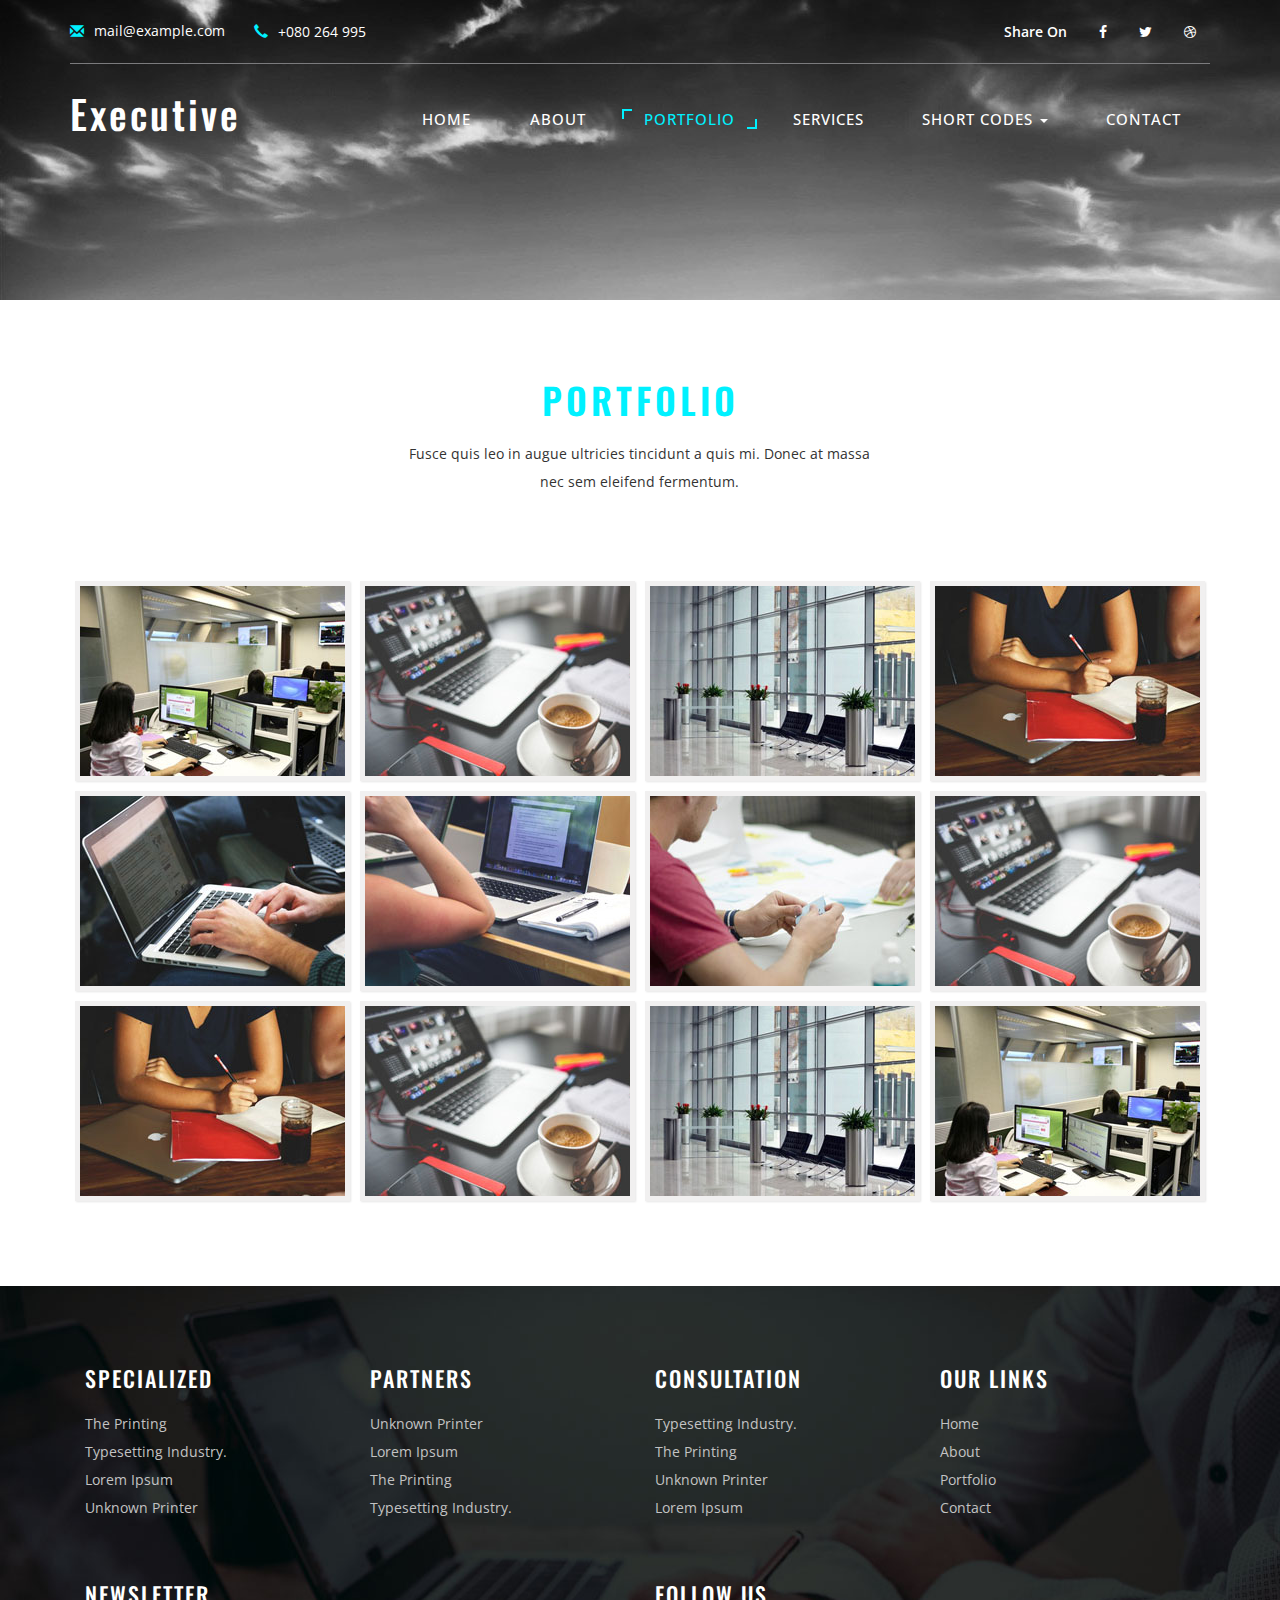
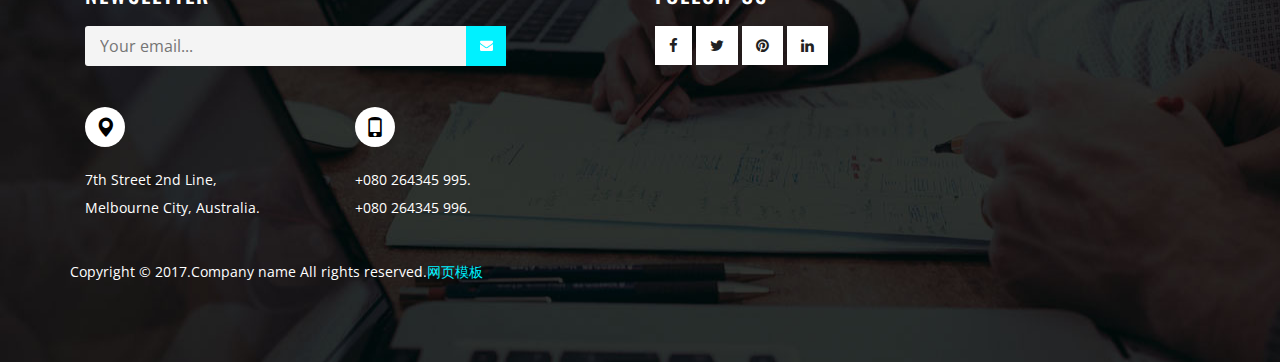
<file: portfolio.html>
<!DOCTYPE html>
<html lang="en">
<head>
<title>Portfolio</title>
<!-- for-mobile-apps -->
<meta name="viewport" content="width=device-width, initial-scale=1">
<meta http-equiv="Content-Type" content="text/html; charset=utf-8" />
<meta name="keywords" content="" />
<script type="application/x-javascript"> addEventListener("load", function() { setTimeout(hideURLbar, 0); }, false);
		function hideURLbar(){ window.scrollTo(0,1); } </script>
<!-- //for-mobile-apps -->
<link href="css/bootstrap.css" rel="stylesheet" type="text/css" media="all" />
<link href="css/style.css" rel="stylesheet" type="text/css" media="all" />
<!-- pop-up-script -->
<link rel="stylesheet" href="css/chocolat.css" type="text/css" media="screen" charset="utf-8">
<!-- //pop-up-script -->
<!-- js -->
<script type="text/javascript" src="js/jquery-2.1.4.min.js"></script>
<!-- //js -->
<!-- font-awesome icons -->
<link href="css/font-awesome.css" rel="stylesheet" type="text/css" media="all" /> 
<!-- //font-awesome icons -->
<link href="http://fonts.googleapis.com/css?family=Oswald" rel="stylesheet">
<link href='http://fonts.googleapis.com/css?family=Open+Sans:400,300,300italic,400italic,600,600italic,700,700italic,800,800italic' rel='stylesheet' type='text/css'>
<!-- start-smoth-scrolling -->
<script type="text/javascript" src="js/move-top.js"></script>
<script type="text/javascript" src="js/easing.js"></script>
<script type="text/javascript">
	jQuery(document).ready(function($) {
		$(".scroll").click(function(event){		
			event.preventDefault();
			$('html,body').animate({scrollTop:$(this.hash).offset().top},1000);
		});
	});
</script>
<!-- start-smoth-scrolling -->
</head>
	
<body>
<!-- banner -->
	<div class="banner1">
		<div class="container">
			<div class="agile-header">
				<div class="agileits-contact-info text-right">
					<ul>
						<li><span class="glyphicon glyphicon-envelope" aria-hidden="true"></span><a href="mailto:info@example.com">mail@example.com</a></li>
						<li><span class="glyphicon glyphicon-earphone" aria-hidden="true"></span>+080 264 995</li>
					</ul>
				</div>
				<div class="w3_agileits_social_media">
					<ul>
						<li class="agileinfo_share">Share On</li>
						<li><a href="#" class="wthree_facebook"><i class="fa fa-facebook" aria-hidden="true"></i></a></li>
						<li><a href="#" class="wthree_twitter"><i class="fa fa-twitter" aria-hidden="true"></i></a></li>
						<li><a href="#" class="wthree_dribbble"><i class="fa fa-dribbble" aria-hidden="true"></i></a></li>
						
					</ul>
				</div>
				<div class="clearfix"></div>
			</div>
			<nav class="navbar navbar-default">
				<div class="navbar-header navbar-left">
					<button type="button" class="navbar-toggle collapsed" data-toggle="collapse" data-target="#bs-example-navbar-collapse-1">
						<span class="sr-only">Toggle navigation</span>
						<span class="icon-bar"></span>
						<span class="icon-bar"></span>
						<span class="icon-bar"></span>
					</button>
					<h1><a class="navbar-brand" href="index.html">Executive</a></h1>
				</div>
				<!-- Collect the nav links, forms, and other content for toggling -->
				<div class="collapse navbar-collapse navbar-right" id="bs-example-navbar-collapse-1">
					<nav class="menu menu--iris">
						<ul class="nav navbar-nav menu__list">
							<li class="menu__item"><a href="index.html" class="menu__link">Home</a></li>
							<li class="menu__item"><a href="about.html" class="menu__link">About</a></li>
							<li class="menu__item menu__item--current"><a href="portfolio.html" class="menu__link">Portfolio</a></li>
							<li class="menu__item"><a href="services.html" class="menu__link">Services</a></li>
							<li class="dropdown menu__item">
								<a href="#" class="dropdown-toggle menu__link" data-toggle="dropdown">Short Codes <b class="caret"></b></a>
								<ul class="dropdown-menu agile_short_dropdown">
									<li><a href="icons.html">Icons</a></li>
									<li><a href="typography.html">Typography</a></li>
								</ul>
							</li>
							<li class="menu__item"><a href="contact.html" class="menu__link">Contact</a></li>
						</ul>
					</nav>
				</div>
			</nav>		
		</div>
	</div>
<!-- //banner -->
<!-- portfolio -->
	<div class="portfolio">
		<div class="container">
			<h2 class="w3ls_head">Portfolio</h2>
			<p class="w3layouts_para">Fusce quis leo in augue ultricies tincidunt a quis mi. Donec at massa nec sem eleifend fermentum.</p>
			<div class="portfolio-agile">
			<div class="main">
                <div class="view view-seventh">
					<a href="images/g1.jpg" rel="title" class="b-link-stripe b-animate-go  thickbox">
						<img src="images/g1-.jpg" />
						<div class="mask">
							<h2>Executive</h2>
							<p>Sed tristique nisi augue, sed elementum diam rhoncus nec.sit amet sollicitudin finibus. </p>
						</div>
					</a>
                </div>
                <div class="view view-seventh">
                    <a href="images/g2.jpg" rel="title" class="b-link-stripe b-animate-go  thickbox">
						<img src="images/g2-.jpg" />
						<div class="mask">
							<h2>Executive</h2>
							<p>Sed tristique nisi augue, sed elementum diam rhoncus nec.sit amet sollicitudin finibus. </p>
						</div>
					</a>
                </div>
                <div class="view view-seventh">
                    <a href="images/g3.jpg" rel="title" class="b-link-stripe b-animate-go  thickbox">
						<img src="images/g3-.jpg" />
						<div class="mask">
							<h2>Executive</h2>
							<p>Sed tristique nisi augue, sed elementum diam rhoncus nec.sit amet sollicitudin finibus. </p>
						</div>
					</a>
                </div>
                <div class="view view-seventh">
                    <a href="images/g4.jpg" rel="title" class="b-link-stripe b-animate-go  thickbox">
						<img src="images/g4-.jpg" />
						<div class="mask">
							<h2>Executive</h2>
							<p>Sed tristique nisi augue, sed elementum diam rhoncus nec.sit amet sollicitudin finibus. </p>
						</div>
					</a>
                </div>
				
            </div>
			
                <div class="view view-seventh">
					<a href="images/g5.jpg" rel="title" class="b-link-stripe b-animate-go  thickbox">
						<img src="images/g5-.jpg" />
						<div class="mask">
							<h2>Executive</h2>
							<p>Sed tristique nisi augue, sed elementum diam rhoncus nec.sit amet sollicitudin finibus. </p>
						</div>
					</a>
                </div>
                <div class="view view-seventh">
                    <a href="images/g6.jpg" rel="title" class="b-link-stripe b-animate-go  thickbox">
						<img src="images/g6-.jpg" />
						<div class="mask">
							<h2>Executive</h2>
							<p>Sed tristique nisi augue, sed elementum diam rhoncus nec.sit amet sollicitudin finibus. </p>
						</div>
					</a>
                </div>
                <div class="view view-seventh">
                    <a href="images/g7.jpg" rel="title" class="b-link-stripe b-animate-go  thickbox">
						<img src="images/g7-.jpg" />
						<div class="mask">
							<h2>Executive</h2>
							<p>Sed tristique nisi augue, sed elementum diam rhoncus nec.sit amet sollicitudin finibus. </p>
						</div>
					</a>
                </div>
                <div class="view view-seventh">
                    <a href="images/g2.jpg" rel="title" class="b-link-stripe b-animate-go  thickbox">
						<img src="images/g2-.jpg" />
						<div class="mask">
							<h2>Executive</h2>
							<p>Sed tristique nisi augue, sed elementum diam rhoncus nec.sit amet sollicitudin finibus. </p>
						</div>
					</a>
                </div>
				
        
			
                <div class="view view-seventh">
					<a href="images/g4.jpg" rel="title" class="b-link-stripe b-animate-go  thickbox">
						<img src="images/g4-.jpg" />
						<div class="mask">
							<h2>Executive</h2>
							<p>Sed tristique nisi augue, sed elementum diam rhoncus nec.sit amet sollicitudin finibus. </p>
						</div>
					</a>
                </div>
                <div class="view view-seventh">
                    <a href="images/g2.jpg" rel="title" class="b-link-stripe b-animate-go  thickbox">
						<img src="images/g2-.jpg" />
						<div class="mask">
							<h2>Executive</h2>
							<p>Sed tristique nisi augue, sed elementum diam rhoncus nec.sit amet sollicitudin finibus. </p>
						</div>
					</a>
                </div>
                <div class="view view-seventh">
                    <a href="images/g3.jpg" rel="title" class="b-link-stripe b-animate-go  thickbox">
						<img src="images/g3-.jpg" />
						<div class="mask">
							<h2>Executive</h2>
							<p>Sed tristique nisi augue, sed elementum diam rhoncus nec.sit amet sollicitudin finibus. </p>
						</div>
					</a>
                </div>
                <div class="view view-seventh">
                    <a href="images/g1.jpg" rel="title" class="b-link-stripe b-animate-go  thickbox">
						<img src="images/g1-.jpg" />
						<div class="mask">
							<h2>Executive</h2>
							<p>Sed tristique nisi augue, sed elementum diam rhoncus nec.sit amet sollicitudin finibus. </p>
						</div>
					</a>
                </div>
				<div class="clearfix"></div>
           
			</div>
		</div>
	</div>
<!-- //portfolio -->
<!-- pop-up-script -->
<script src="js/jquery.chocolat.js"></script>
<script type="text/javascript" charset="utf-8">
$(function() {
	$('.view-seventh a').Chocolat();
});
</script>
<!-- //pop-up-script -->

<!-- footer -->
	<div class="footer">
		<div class="container">
			<div class="footer-w3layouts">
				<div class="col-md-3 footer-agileits">
					<h3>Specialized</h3>
					<ul>
						<li>the printing</li>
						<li>typesetting industry.</li>
						<li>Lorem Ipsum</li>
						<li>unknown printer</li>
					</ul>
				</div>
				<div class="col-md-3 footer-wthree">
					<h3>Partners</h3>
					<ul>
						<li>unknown printer</li>
						<li>Lorem Ipsum</li>
						<li>the printing</li>
						<li>typesetting industry.</li>
					</ul>
				</div>
				<div class="col-md-3 footer-w3-agileits">
					<h3>Consultation</h3>
					<ul>
						<li>typesetting industry.</li>
						<li>the printing</li>
						<li>unknown printer</li>
						<li>Lorem Ipsum</li>
					</ul>
				</div>
				<div class="col-md-3 footer-agileits-w3layouts">
					<h3>Our Links</h3>
					<ul>
						<li><a href="index.html">Home</a></li>
						<li><a href="about.html">About</a></li>
						<li><a href="portfolio.html">Portfolio</a></li>
						<li><a href="contact.html">Contact</a></li>
					</ul>
				</div>
				<div class="clearfix"></div>
			</div>
			<div class="footer-w3-agile">
				<div class="col-md-6 w3l-footer-top">
					<h3>Newsletter</h3>
					<form action="#" method="post" class="newsletter">
						<input class="email" type="email" placeholder="Your email..." required="">
						<input type="submit" class="submit"  value="">
					</form>
					<div class="footer-agile">
						<div class="col-md-6 footer-w3-1">
							<span class="glyphicon glyphicon-map-marker" aria-hidden="true"></span>
							<p> 7th Street 2nd Line,  </p>
							<p> Melbourne City, Australia.</p>
						</div>
						<div class="col-md-6 footer-w3l-1">
							<span class="glyphicon glyphicon-phone" aria-hidden="true"></span>
							<p> +080 264345 995.</p>
							<p> +080 264345 996.</p>
						</div>
							<div class="clearfix"></div>
					</div>
				</div>
				<div class="col-md-6 w3ls-social-icons">
					<h3>Follow Us</h3>
					<a class="facebook" href="#"><i class="fa fa-facebook"></i></a>
					<a class="twitter" href="#"><i class="fa fa-twitter"></i></a>
					<a class="pinterest" href="#"><i class="fa fa-pinterest"></i></a>
					<a class="linkedin" href="#"><i class="fa fa-linkedin"></i></a>
				</div>
				<div class="clearfix"></div>
			</div>
			<div class="copy-right-agile">
				<p>Copyright &copy; 2017.Company name All rights reserved.<a target="_blank" href="http://sc.chinaz.com/moban/">&#x7F51;&#x9875;&#x6A21;&#x677F;</a></p>
			</div>
		</div>
	</div>
<!-- //footer -->
<!-- for bootstrap working -->
	<script src="js/bootstrap.js"></script>
<!-- //for bootstrap working -->
<!-- here stars scrolling icon -->
	<script type="text/javascript">
		$(document).ready(function() {
			/*
				var defaults = {
				containerID: 'toTop', // fading element id
				containerHoverID: 'toTopHover', // fading element hover id
				scrollSpeed: 1200,
				easingType: 'linear' 
				};
			*/
								
			$().UItoTop({ easingType: 'easeOutQuart' });
								
			});
	</script>
<!-- //here ends scrolling icon -->
</body>
</html>
</file>
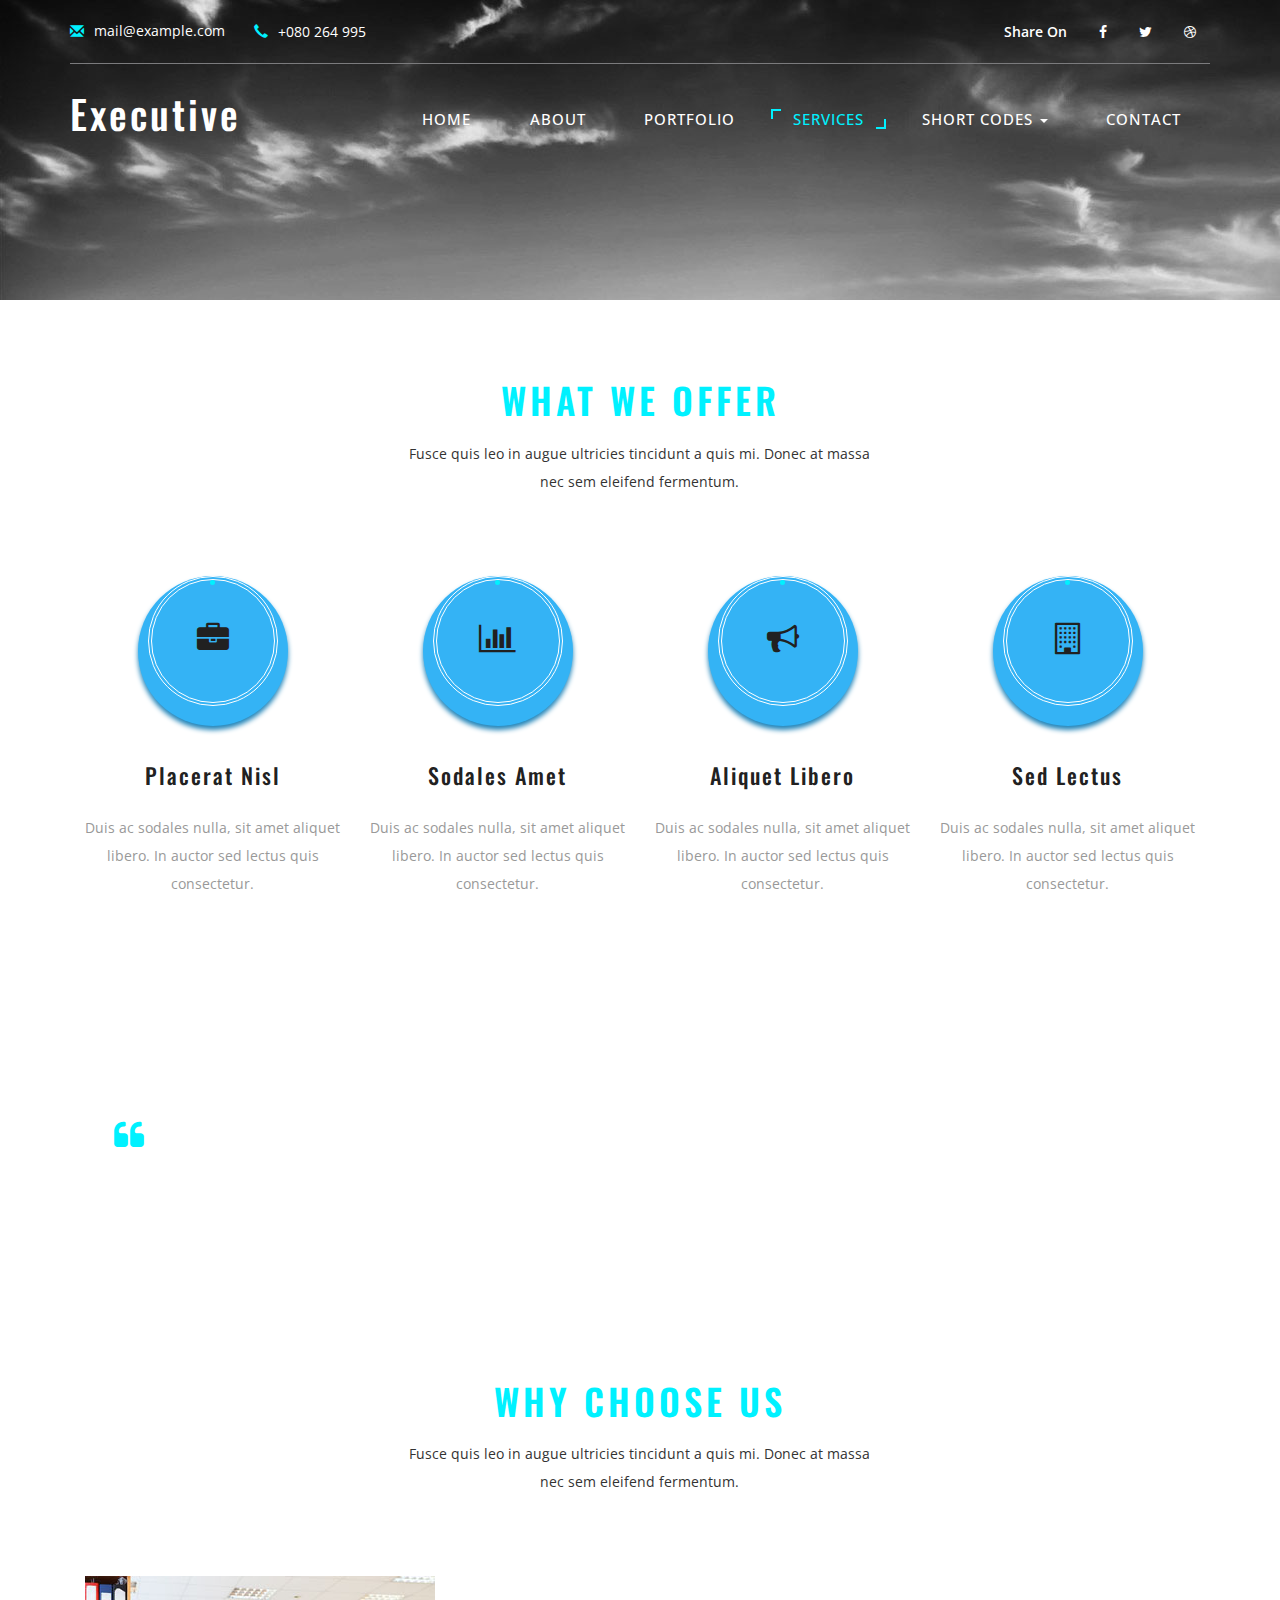
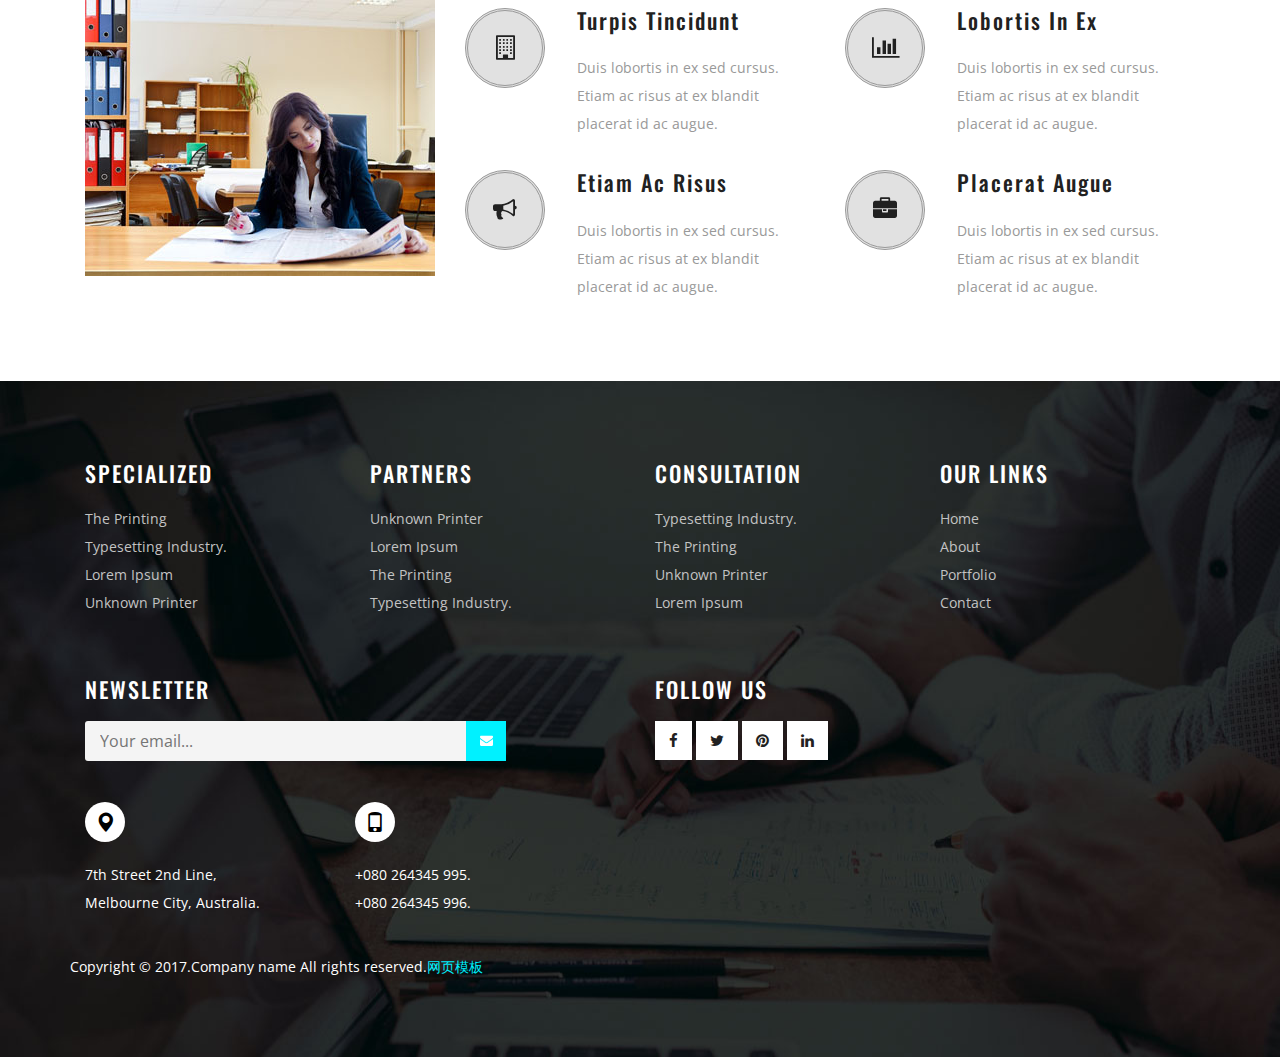
<file: services.html>
<!DOCTYPE html>
<html lang="en">
<head>
<title>Services</title>
<!-- for-mobile-apps -->
<meta name="viewport" content="width=device-width, initial-scale=1">
<meta http-equiv="Content-Type" content="text/html; charset=utf-8" />
<meta name="keywords" content="" />
<script type="application/x-javascript"> addEventListener("load", function() { setTimeout(hideURLbar, 0); }, false);
		function hideURLbar(){ window.scrollTo(0,1); } </script>
<!-- //for-mobile-apps -->
<link href="css/bootstrap.css" rel="stylesheet" type="text/css" media="all" />
<link href="css/style.css" rel="stylesheet" type="text/css" media="all" />
<!-- js -->
<script type="text/javascript" src="js/jquery-2.1.4.min.js"></script>
<!-- //js -->
<!-- font-awesome icons -->
<link href="css/font-awesome.css" rel="stylesheet" type="text/css" media="all" /> 
<!-- //font-awesome icons -->
<link href="http://fonts.googleapis.com/css?family=Oswald" rel="stylesheet">
<link href='http://fonts.googleapis.com/css?family=Open+Sans:400,300,300italic,400italic,600,600italic,700,700italic,800,800italic' rel='stylesheet' type='text/css'>
<!-- start-smoth-scrolling -->
<script type="text/javascript" src="js/move-top.js"></script>
<script type="text/javascript" src="js/easing.js"></script>
<script type="text/javascript">
	jQuery(document).ready(function($) {
		$(".scroll").click(function(event){		
			event.preventDefault();
			$('html,body').animate({scrollTop:$(this.hash).offset().top},1000);
		});
	});
</script>
<!-- start-smoth-scrolling -->
</head>
<body>
<!-- banner -->
	<div class="banner1">
		<div class="container">
			<div class="agile-header">
				<div class="agileits-contact-info text-right">
					<ul>
						<li><span class="glyphicon glyphicon-envelope" aria-hidden="true"></span><a href="mailto:info@example.com">mail@example.com</a></li>
						<li><span class="glyphicon glyphicon-earphone" aria-hidden="true"></span>+080 264 995</li>
					</ul>
				</div>
				<div class="w3_agileits_social_media">
					<ul>
						<li class="agileinfo_share">Share On</li>
						<li><a href="#" class="wthree_facebook"><i class="fa fa-facebook" aria-hidden="true"></i></a></li>
						<li><a href="#" class="wthree_twitter"><i class="fa fa-twitter" aria-hidden="true"></i></a></li>
						<li><a href="#" class="wthree_dribbble"><i class="fa fa-dribbble" aria-hidden="true"></i></a></li>
						
					</ul>
				</div>
				<div class="clearfix"></div>
			</div>
			<nav class="navbar navbar-default">
				<div class="navbar-header navbar-left">
					<button type="button" class="navbar-toggle collapsed" data-toggle="collapse" data-target="#bs-example-navbar-collapse-1">
						<span class="sr-only">Toggle navigation</span>
						<span class="icon-bar"></span>
						<span class="icon-bar"></span>
						<span class="icon-bar"></span>
					</button>
					<h1><a class="navbar-brand" href="index.html">Executive</a></h1>
				</div>
				<!-- Collect the nav links, forms, and other content for toggling -->
				<div class="collapse navbar-collapse navbar-right" id="bs-example-navbar-collapse-1">
					<nav class="menu menu--iris">
						<ul class="nav navbar-nav menu__list">
							<li class="menu__item"><a href="index.html" class="menu__link">Home</a></li>
							<li class="menu__item"><a href="about.html" class="menu__link">About</a></li>
							<li class="menu__item"><a href="portfolio.html" class="menu__link">Portfolio</a></li>
							<li class="menu__item menu__item--current"><a href="services.html" class="menu__link">Services</a></li>
							<li class="dropdown menu__item">
								<a href="#" class="dropdown-toggle menu__link" data-toggle="dropdown">Short Codes <b class="caret"></b></a>
								<ul class="dropdown-menu agile_short_dropdown">
									<li><a href="icons.html">Icons</a></li>
									<li><a href="typography.html">Typography</a></li>
								</ul>
							</li>
							<li class="menu__item"><a href="contact.html" class="menu__link">Contact</a></li>
						</ul>
					</nav>
				</div>
			</nav>		
		</div>
	</div>
<!-- //banner -->
<!-- services -->
<!-- services -->
	<div class="services">
		<div class="container">
			<div class="w3_agile_banner_bottom_grid">
				
				<div class="w3_agile_banner_bottom_grid_pos">
					
					<h2 class="w3ls_head">What we Offer</h2>
				</div>
			</div>
			<p class="w3layouts_para">Fusce quis leo in augue ultricies tincidunt a quis mi. Donec at massa nec sem eleifend fermentum.</p>
			<div class="agile_banner_bottom_grids">
				<div class="col-md-3 agile_services_grid">
					<div class="agileits_w3layouts_service_grid">
						<div class="w3_agileits_service_grid">	
							<span></span>
							<i class="fa fa-briefcase" aria-hidden="true"></i>
						</div>
					</div>
					<h4>Placerat nisl</h4>
					<p>Duis ac sodales nulla, sit amet aliquet libero. In auctor sed lectus quis consectetur.</p>
					
				</div>
				<div class="col-md-3 agile_services_grid">
					<div class="agileits_w3layouts_service_grid">
						<div class="w3_agileits_service_grid">	
							<span></span>
							<i class="fa fa-bar-chart" aria-hidden="true"></i>
						</div>
					</div>
					<h4>sodales amet</h4>
					<p>Duis ac sodales nulla, sit amet aliquet libero. In auctor sed lectus quis consectetur.</p>
					
				</div>
				<div class="col-md-3 agile_services_grid">
					<div class="agileits_w3layouts_service_grid">
						<div class="w3_agileits_service_grid">	
							<span></span>
							<i class="fa fa-bullhorn" aria-hidden="true"></i>
						</div>
					</div>
					<h4>Aliquet libero</h4>
					<p>Duis ac sodales nulla, sit amet aliquet libero. In auctor sed lectus quis consectetur.</p>
					
				</div>
				<div class="col-md-3 agile_services_grid">
					<div class="agileits_w3layouts_service_grid">
						<div class="w3_agileits_service_grid">	
							<span></span>
							<i class="fa fa-building-o" aria-hidden="true"></i>
						</div>
					</div>
					<h4>Sed lectus</h4>
					<p>Duis ac sodales nulla, sit amet aliquet libero. In auctor sed lectus quis consectetur.</p>
					
				</div>
				<div class="clearfix"> </div>
			</div>
		</div>
	</div>
<!-- //services -->
<!-- services-bottom -->
	<div class="services-bottom services">
		<div class="container">
			<h3><i class="fa fa-quote-left" aria-hidden="true"></i>the real mechanism for corporate governance is the active involvement of the owners</h3>
		</div>
	</div>
<!-- //services-bottom -->
<!-- choose -->
	<div class="choose">
		<div class="container">
			<div class="w3_agile_banner_bottom_grid">
				
				<div class="w3_agile_banner_bottom_grid_pos">
					<h3 class="w3ls_head">Why choose us</h3>
				</div>
			</div>
			<p class="w3layouts_para">Fusce quis leo in augue ultricies tincidunt a quis mi. Donec at massa nec sem eleifend fermentum.</p>
			<div class="agile_banner_bottom_grids">
				<div class="col-md-4 agileinfo_choose_left">
					<img src="images/5.jpg" alt=" " class="img-responsive" />
				</div>
				<div class="col-md-8 agileinfo_choose_right">
					<div class="col-md-6 w3l_choose_right_grid">
						<div class="w3_choose_right_grid_main">
							<div class="col-xs-4 agileits_choose_left">
								<div class="w3ls_choose_left_grid hvr-rectangle-out">
									<i class="fa fa-building-o" aria-hidden="true"></i>
								</div>
							</div>
							<div class="col-xs-8 agileits_choose_right">
								<h4>turpis tincidunt</h4>
								<p>Duis lobortis in ex sed cursus. Etiam ac risus at ex blandit placerat id ac augue.</p>
							</div>
							<div class="clearfix"> </div>
						</div>
						<div class="w3_choose_right_grid_main">
							<div class="col-xs-4 agileits_choose_left">
								<div class="w3ls_choose_left_grid hvr-rectangle-out">
									<i class="fa fa-bullhorn" aria-hidden="true"></i>
								</div>
							</div>
							<div class="col-xs-8 agileits_choose_right">
								<h4>Etiam ac risus</h4>
								<p>Duis lobortis in ex sed cursus. Etiam ac risus at ex blandit placerat id ac augue.</p>
							</div>
							<div class="clearfix"> </div>
						</div>
					</div>
					<div class="col-md-6 w3l_choose_right_grid">
						<div class="w3_choose_right_grid_main">
							<div class="col-xs-4 agileits_choose_left">
								<div class="w3ls_choose_left_grid hvr-rectangle-out">
									<i class="fa fa-bar-chart" aria-hidden="true"></i>
								</div>
							</div>
							<div class="col-xs-8 agileits_choose_right">
								<h4>lobortis in ex </h4>
								<p>Duis lobortis in ex sed cursus. Etiam ac risus at ex blandit placerat id ac augue.</p>
							</div>
							<div class="clearfix"> </div>
						</div>
						<div class="w3_choose_right_grid_main">
							<div class="col-xs-4 agileits_choose_left">
								<div class="w3ls_choose_left_grid hvr-rectangle-out">
									<i class="fa fa-briefcase" aria-hidden="true"></i>
								</div>
							</div>
							<div class="col-xs-8 agileits_choose_right">
								<h4>placerat augue </h4>
								<p>Duis lobortis in ex sed cursus. Etiam ac risus at ex blandit placerat id ac augue.</p>
							</div>
							<div class="clearfix"> </div>
						</div>
					</div>
					<div class="clearfix"> </div>
				</div>
				<div class="clearfix"> </div>
			</div>
		</div>
	</div>
<!-- //choose -->
<!-- //services -->
<!-- footer -->
	<div class="footer">
		<div class="container">
			<div class="footer-w3layouts">
				<div class="col-md-3 footer-agileits">
					<h3>Specialized</h3>
					<ul>
						<li>the printing</li>
						<li>typesetting industry.</li>
						<li>Lorem Ipsum</li>
						<li>unknown printer</li>
					</ul>
				</div>
				<div class="col-md-3 footer-wthree">
					<h3>Partners</h3>
					<ul>
						<li>unknown printer</li>
						<li>Lorem Ipsum</li>
						<li>the printing</li>
						<li>typesetting industry.</li>
					</ul>
				</div>
				<div class="col-md-3 footer-w3-agileits">
					<h3>Consultation</h3>
					<ul>
						<li>typesetting industry.</li>
						<li>the printing</li>
						<li>unknown printer</li>
						<li>Lorem Ipsum</li>
					</ul>
				</div>
				<div class="col-md-3 footer-agileits-w3layouts">
					<h3>Our Links</h3>
					<ul>
						<li><a href="index.html">Home</a></li>
						<li><a href="about.html">About</a></li>
						<li><a href="portfolio.html">Portfolio</a></li>
						<li><a href="contact.html">Contact</a></li>
					</ul>
				</div>
				<div class="clearfix"></div>
			</div>
			<div class="footer-w3-agile">
				<div class="col-md-6 w3l-footer-top">
					<h3>Newsletter</h3>
					<form action="#" method="post" class="newsletter">
						<input class="email" type="email" placeholder="Your email..." required="">
						<input type="submit" class="submit"  value="">
					</form>
					<div class="footer-agile">
						<div class="col-md-6 footer-w3-1">
							<span class="glyphicon glyphicon-map-marker" aria-hidden="true"></span>
							<p> 7th Street 2nd Line,  </p>
							<p> Melbourne City, Australia.</p>
						</div>
						<div class="col-md-6 footer-w3l-1">
							<span class="glyphicon glyphicon-phone" aria-hidden="true"></span>
							<p> +080 264345 995.</p>
							<p> +080 264345 996.</p>
						</div>
							<div class="clearfix"></div>
					</div>
				</div>
				<div class="col-md-6 w3ls-social-icons">
					<h3>Follow Us</h3>
					<a class="facebook" href="#"><i class="fa fa-facebook"></i></a>
					<a class="twitter" href="#"><i class="fa fa-twitter"></i></a>
					<a class="pinterest" href="#"><i class="fa fa-pinterest"></i></a>
					<a class="linkedin" href="#"><i class="fa fa-linkedin"></i></a>
				</div>
				<div class="clearfix"></div>
			</div>
			<div class="copy-right-agile">
				<p>Copyright &copy; 2017.Company name All rights reserved.<a target="_blank" href="http://sc.chinaz.com/moban/">&#x7F51;&#x9875;&#x6A21;&#x677F;</a></p>
			</div>
		</div>
	</div>
<!-- //footer -->
<!-- for bootstrap working -->
	<script src="js/bootstrap.js"></script>
<!-- //for bootstrap working -->
<!-- here stars scrolling icon -->
	<script type="text/javascript">
		$(document).ready(function() {
			/*
				var defaults = {
				containerID: 'toTop', // fading element id
				containerHoverID: 'toTopHover', // fading element hover id
				scrollSpeed: 1200,
				easingType: 'linear' 
				};
			*/
								
			$().UItoTop({ easingType: 'easeOutQuart' });
								
			});
	</script>
<!-- //here ends scrolling icon -->
</body>
</html>
</file>
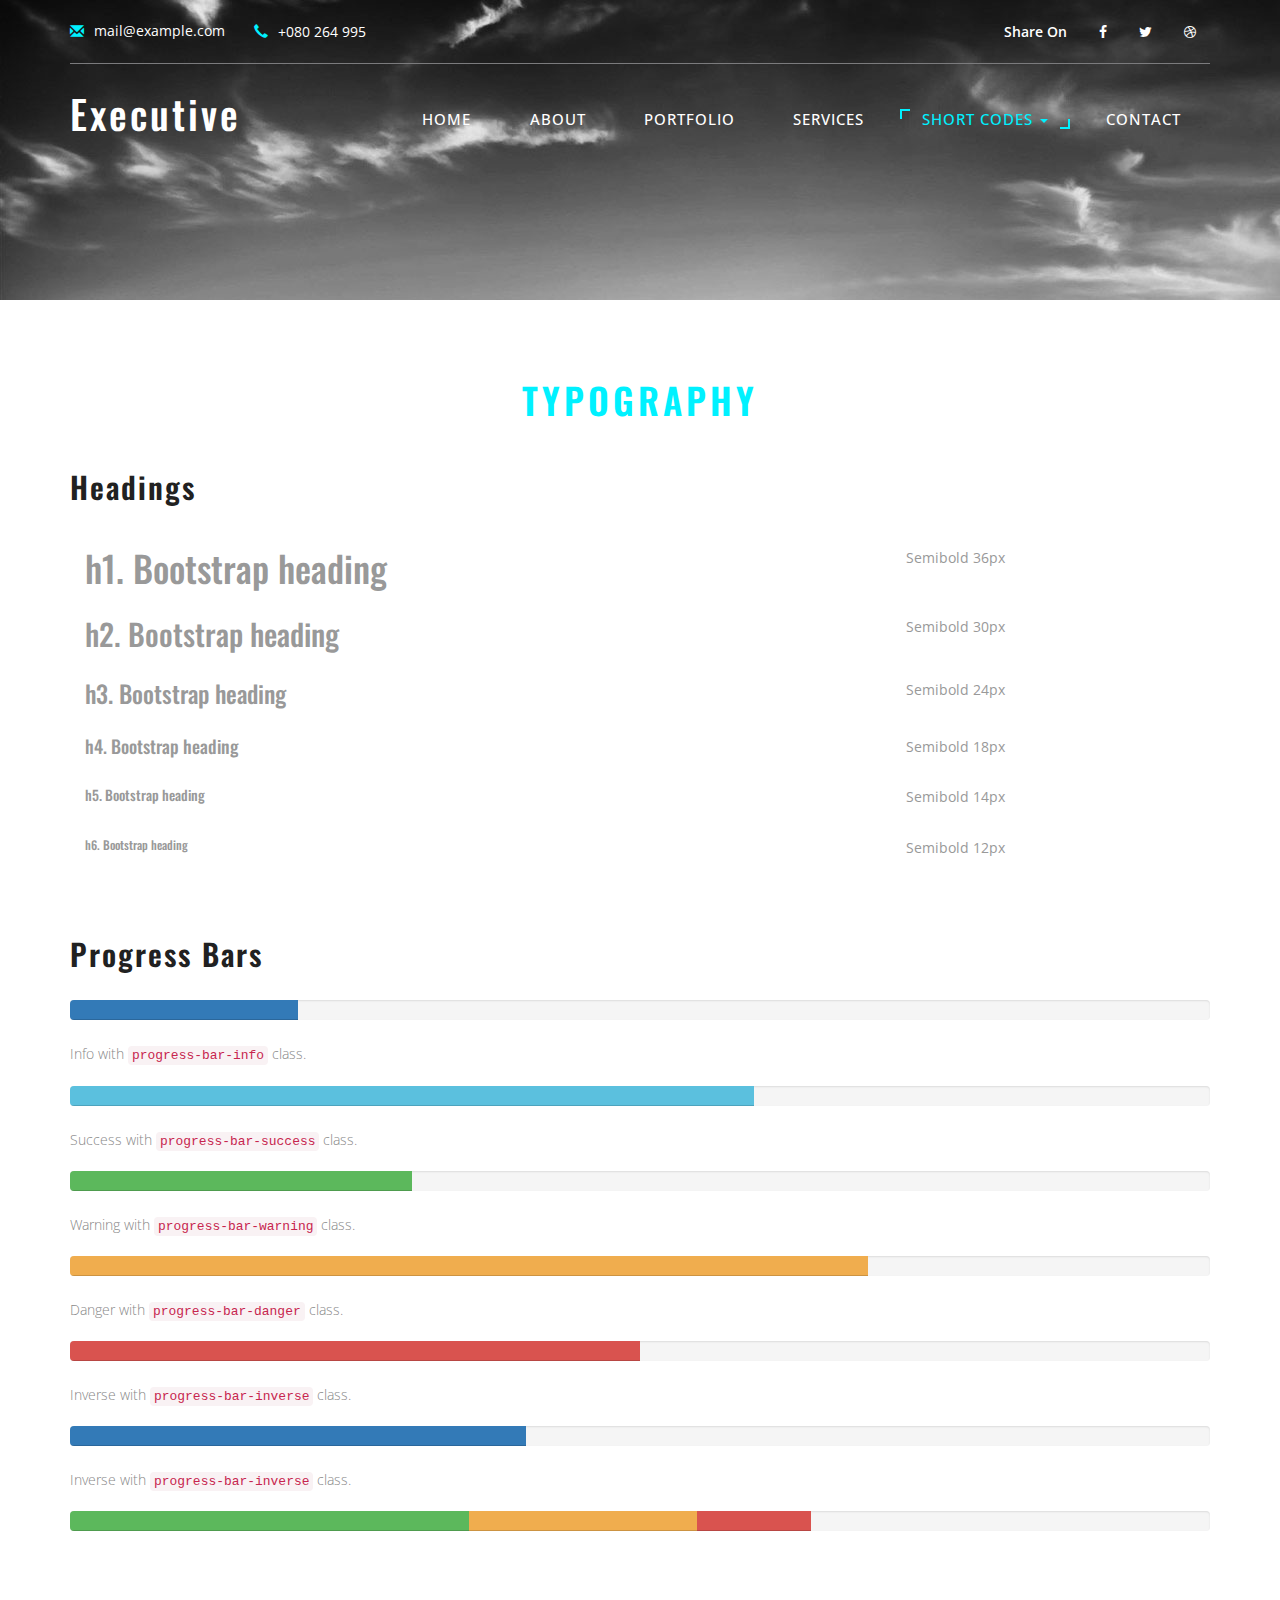
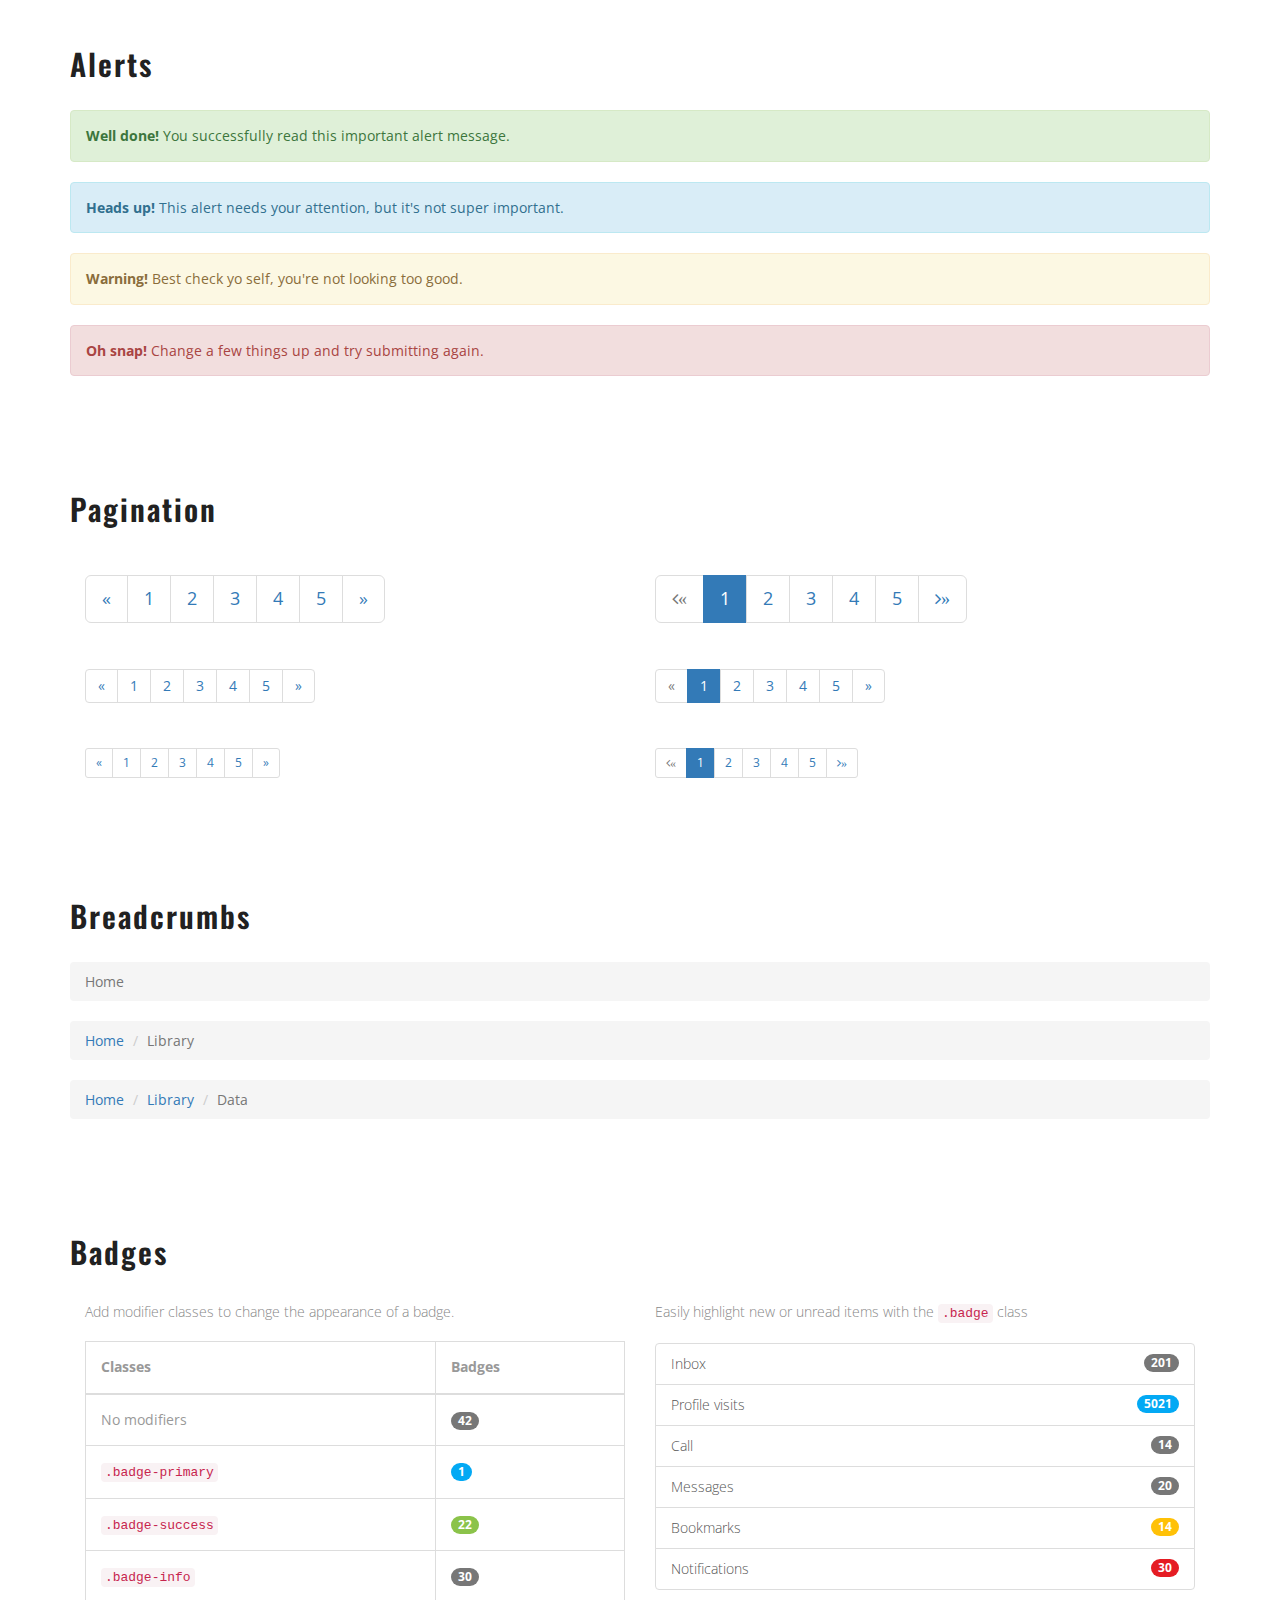
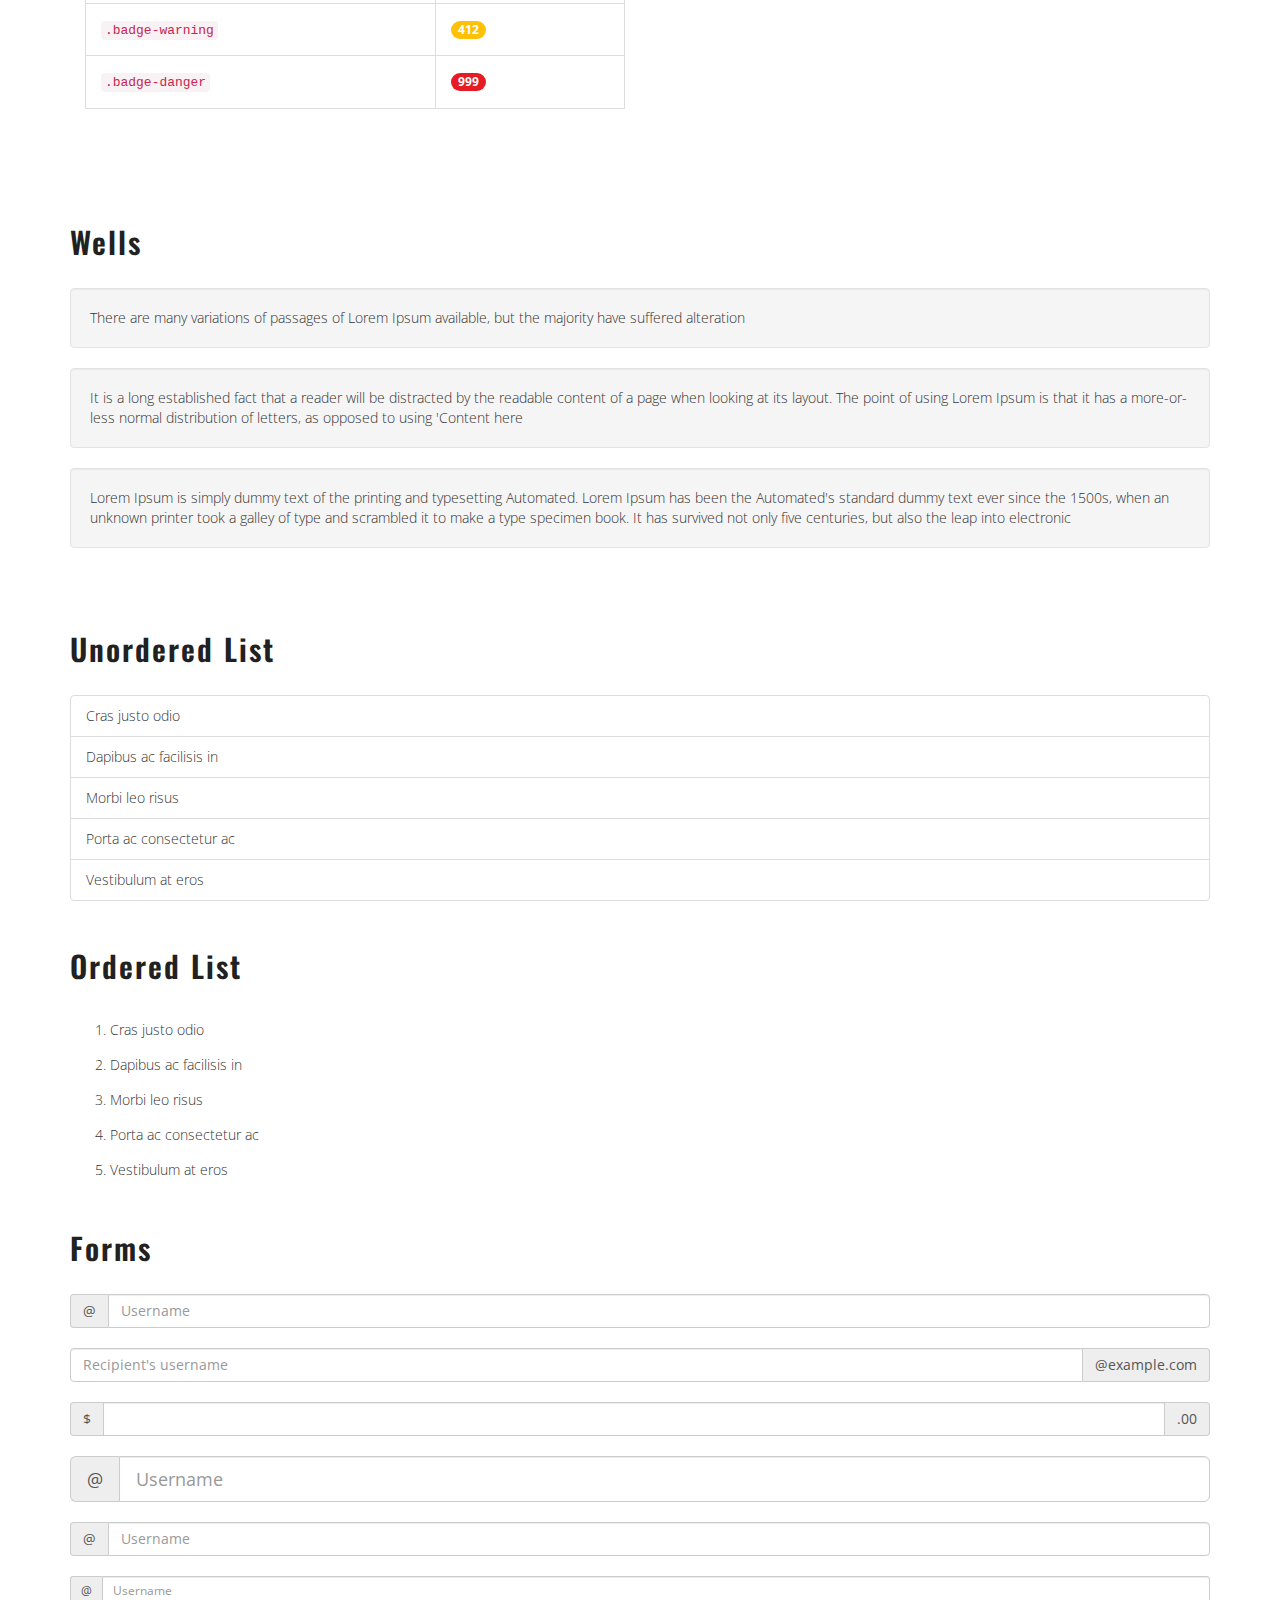
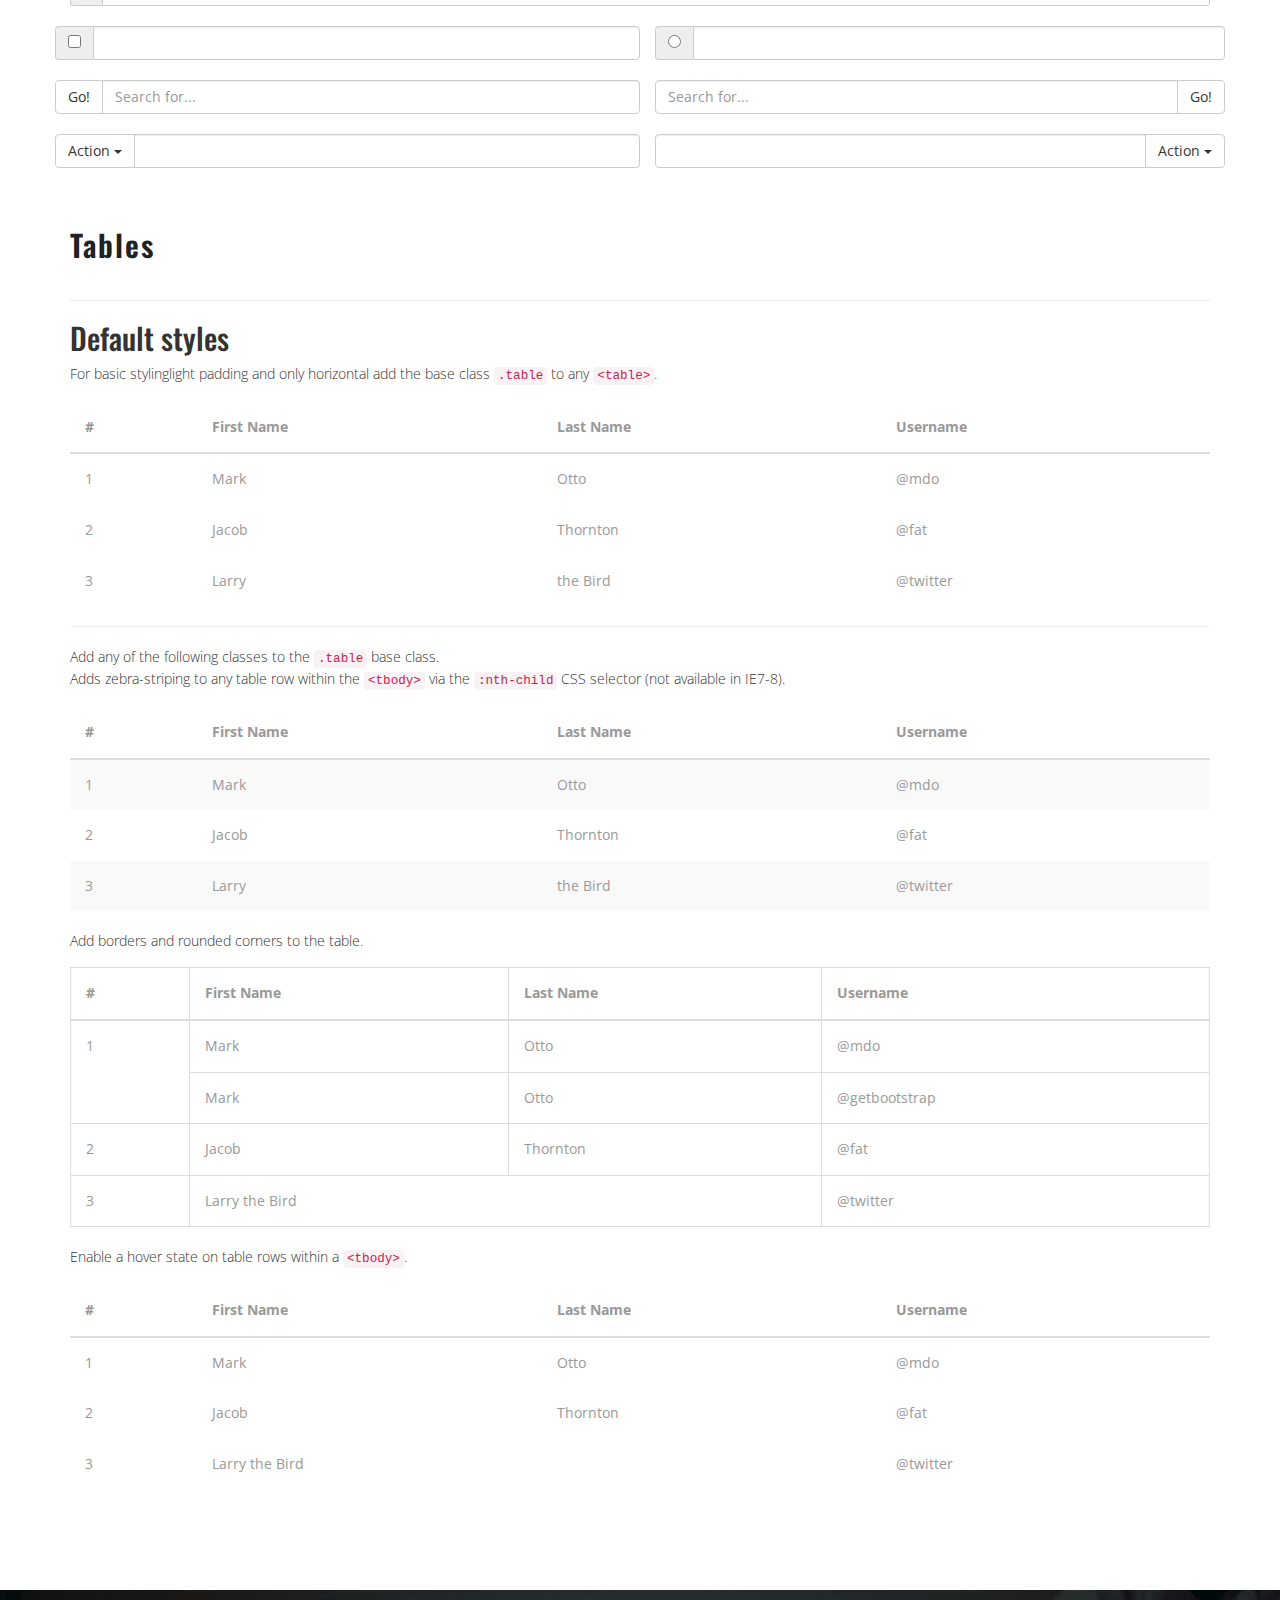
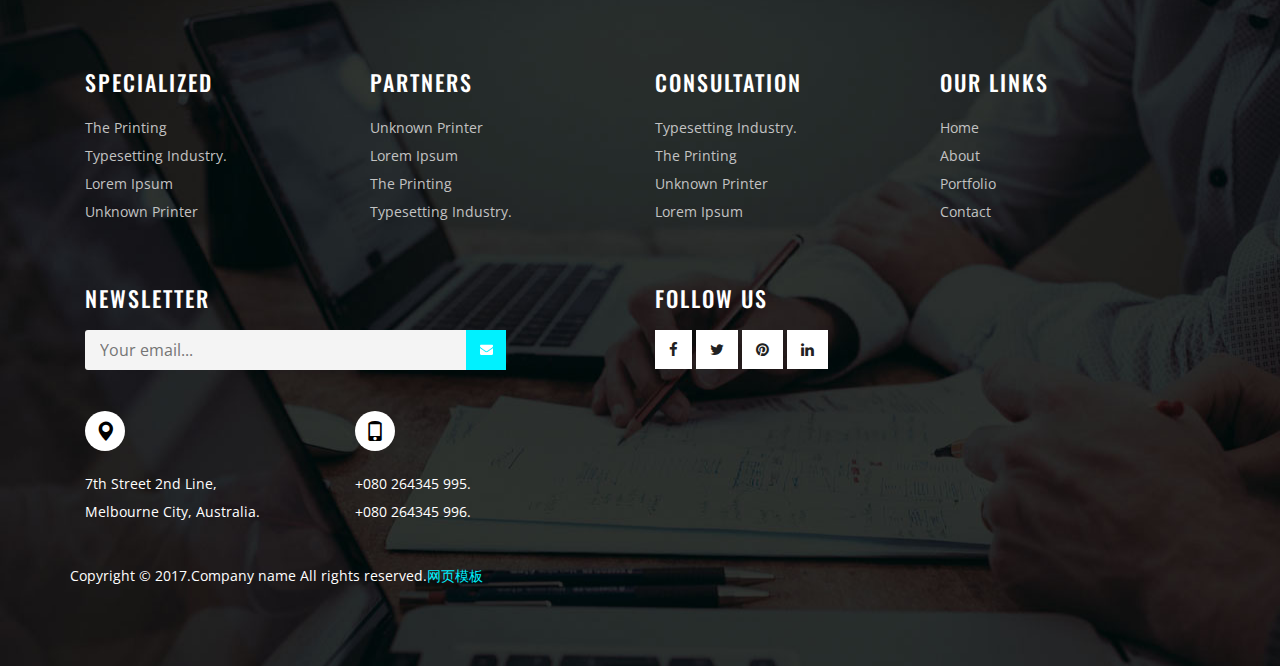
<file: typography.html>
<!DOCTYPE html>
<html lang="en">
<head>
<title>Typography</title>
<!-- for-mobile-apps -->
<meta name="viewport" content="width=device-width, initial-scale=1">
<meta http-equiv="Content-Type" content="text/html; charset=utf-8" />
<meta name="keywords" content="" />
<script type="application/x-javascript"> addEventListener("load", function() { setTimeout(hideURLbar, 0); }, false);
		function hideURLbar(){ window.scrollTo(0,1); } </script>
<!-- //for-mobile-apps -->
<link href="css/bootstrap.css" rel="stylesheet" type="text/css" media="all" />
<link href="css/style.css" rel="stylesheet" type="text/css" media="all" />
<!-- js -->
<script type="text/javascript" src="js/jquery-2.1.4.min.js"></script>
<!-- //js -->
<!-- font-awesome icons -->
<link href="css/font-awesome.css" rel="stylesheet" type="text/css" media="all" /> 
<!-- //font-awesome icons -->
<link href="http://fonts.googleapis.com/css?family=Oswald" rel="stylesheet">
<link href='http://fonts.googleapis.com/css?family=Open+Sans:400,300,300italic,400italic,600,600italic,700,700italic,800,800italic' rel='stylesheet' type='text/css'>
<!-- start-smoth-scrolling -->
<script type="text/javascript" src="js/move-top.js"></script>
<script type="text/javascript" src="js/easing.js"></script>
<script type="text/javascript">
	jQuery(document).ready(function($) {
		$(".scroll").click(function(event){		
			event.preventDefault();
			$('html,body').animate({scrollTop:$(this.hash).offset().top},1000);
		});
	});
</script>
<!-- start-smoth-scrolling -->
</head>
	
<body>
<!-- banner -->
	<div class="banner1">
		<div class="container">
			<div class="agile-header">
				<div class="agileits-contact-info text-right">
					<ul>
						<li><span class="glyphicon glyphicon-envelope" aria-hidden="true"></span><a href="mailto:info@example.com">mail@example.com</a></li>
						<li><span class="glyphicon glyphicon-earphone" aria-hidden="true"></span>+080 264 995</li>
					</ul>
				</div>
				<div class="w3_agileits_social_media">
					<ul>
						<li class="agileinfo_share">Share On</li>
						<li><a href="#" class="wthree_facebook"><i class="fa fa-facebook" aria-hidden="true"></i></a></li>
						<li><a href="#" class="wthree_twitter"><i class="fa fa-twitter" aria-hidden="true"></i></a></li>
						<li><a href="#" class="wthree_dribbble"><i class="fa fa-dribbble" aria-hidden="true"></i></a></li>
						
					</ul>
				</div>
				<div class="clearfix"></div>
			</div>
			<nav class="navbar navbar-default">
				<div class="navbar-header navbar-left">
					<button type="button" class="navbar-toggle collapsed" data-toggle="collapse" data-target="#bs-example-navbar-collapse-1">
						<span class="sr-only">Toggle navigation</span>
						<span class="icon-bar"></span>
						<span class="icon-bar"></span>
						<span class="icon-bar"></span>
					</button>
					<h1><a class="navbar-brand" href="index.html">Executive</a></h1>
				</div>
				<!-- Collect the nav links, forms, and other content for toggling -->
				<div class="collapse navbar-collapse navbar-right" id="bs-example-navbar-collapse-1">
					<nav class="menu menu--iris">
						<ul class="nav navbar-nav menu__list">
							<li class="menu__item"><a href="index.html" class="menu__link">Home</a></li>
							<li class="menu__item"><a href="about.html" class="menu__link">About</a></li>
							<li class="menu__item"><a href="portfolio.html" class="menu__link">Portfolio</a></li>
							<li class="menu__item"><a href="services.html" class="menu__link">Services</a></li>
							<li class="dropdown menu__item menu__item--current">
								<a href="#" class="dropdown-toggle menu__link" data-toggle="dropdown">Short Codes <b class="caret"></b></a>
								<ul class="dropdown-menu agile_short_dropdown">
									<li><a href="icons.html">Icons</a></li>
									<li><a href="typography.html">Typography</a></li>
								</ul>
							</li>
							<li class="menu__item"><a href="contact.html" class="menu__link">Contact</a></li>
						</ul>
					</nav>
				</div>
			</nav>		
		</div>
	</div>
<!-- //banner -->
<div class="typo">
		<div class="container">
		<h2 class="w3ls_head">Typography</h2>
			<div class="grid_3 grid_4 w3layouts">
				<h3 class="hdg">Headings</h3>
				<div class="bs-example">
					<table class="table">
						<tbody>
							<tr>
								<td><h1 id="h1.-bootstrap-heading">h1. Bootstrap heading<a class="anchorjs-link" href="#h1.-bootstrap-heading"><span class="anchorjs-icon"></span></a></h1></td>
								<td class="type-info">Semibold 36px</td>
							</tr>
							<tr>
								<td><h2 id="h2.-bootstrap-heading">h2. Bootstrap heading<a class="anchorjs-link" href="#h2.-bootstrap-heading"><span class="anchorjs-icon"></span></a></h2></td>
								<td class="type-info">Semibold 30px</td>
							</tr>
							<tr>
								<td><h3 id="h3.-bootstrap-heading">h3. Bootstrap heading<a class="anchorjs-link" href="#h3.-bootstrap-heading"><span class="anchorjs-icon"></span></a></h3></td>
								<td class="type-info">Semibold 24px</td>
							</tr>
							<tr>
								<td><h4 id="h4.-bootstrap-heading">h4. Bootstrap heading<a class="anchorjs-link" href="#h4.-bootstrap-heading"><span class="anchorjs-icon"></span></a></h4></td>
								<td class="type-info">Semibold 18px</td>
							</tr>
							<tr>
								<td><h5 id="h5.-bootstrap-heading">h5. Bootstrap heading<a class="anchorjs-link" href="#h5.-bootstrap-heading"><span class="anchorjs-icon"></span></a></h5></td>
								<td class="type-info">Semibold 14px</td>
							</tr>
							<tr>
								<td><h6>h6. Bootstrap heading</h6></td>
								<td class="type-info">Semibold 12px</td>
							</tr>
						</tbody>
					</table>
				</div>
			</div>
		
			<div class="grid_3 grid_5 w3l">
				<h3>Progress Bars</h3>
				<div class="tab-content">
					<div class="tab-pane active" id="domprogress">
						<div class="progress">    
							<div class="progress-bar progress-bar-primary" style="width: 20%"></div>
						</div>
						<p>Info with <code>progress-bar-info</code> class.</p>
						<div class="progress">    
							<div class="progress-bar progress-bar-info" style="width: 60%"></div>
						</div>
						<p>Success with <code>progress-bar-success</code> class.</p>
						<div class="progress">
							<div class="progress-bar progress-bar-success" style="width: 30%"></div>
						</div>
						<p>Warning with <code>progress-bar-warning</code> class.</p>
						<div class="progress">
							<div class="progress-bar progress-bar-warning" style="width: 70%"></div>
						</div>
						<p>Danger with <code>progress-bar-danger</code> class.</p>
						<div class="progress">
							<div class="progress-bar progress-bar-danger" style="width: 50%"></div>
						</div>
						<p>Inverse with <code>progress-bar-inverse</code> class.</p>
						<div class="progress">
							<div class="progress-bar progress-bar-inverse" style="width: 40%"></div>
						</div>
						<p>Inverse with <code>progress-bar-inverse</code> class.</p>
						<div class="progress">
							<div class="progress-bar progress-bar-success" style="width: 35%"><span class="sr-only">35% Complete (success)</span></div>
							<div class="progress-bar progress-bar-warning" style="width: 20%"><span class="sr-only">20% Complete (warning)</span></div>
							<div class="progress-bar progress-bar-danger" style="width: 10%"><span class="sr-only">10% Complete (danger)</span></div>
						</div>
					</div>
				</div>
			</div>
			<div class="grid_3 grid_5 w3ls">
				<h3>Alerts</h3>
				<div class="alert alert-success" role="alert">
					<strong>Well done!</strong> You successfully read this important alert message.
				</div>
				<div class="alert alert-info" role="alert">
					<strong>Heads up!</strong> This alert needs your attention, but it's not super important.
				</div>
				<div class="alert alert-warning" role="alert">
					<strong>Warning!</strong> Best check yo self, you're not looking too good.
				</div>
				<div class="alert alert-danger" role="alert">
					<strong>Oh snap!</strong> Change a few things up and try submitting again.
				</div>
			</div>
			<div class="grid_3 grid_5 agileits">
				<h3>Pagination</h3>
				<div class="col-md-6">
					<nav>
						<ul class="pagination pagination-lg">
							<li><a href="#" aria-label="Previous"><span aria-hidden="true">«</span></a></li>
							<li><a href="#">1</a></li>
							<li><a href="#">2</a></li>
							<li><a href="#">3</a></li>
							<li><a href="#">4</a></li>
							<li><a href="#">5</a></li>
							<li><a href="#" aria-label="Next"><span aria-hidden="true">»</span></a></li>
						</ul>
					</nav>
					<nav>
						<ul class="pagination">
							<li><a href="#" aria-label="Previous"><span aria-hidden="true">«</span></a></li>
							<li><a href="#">1</a></li>
							<li><a href="#">2</a></li>
							<li><a href="#">3</a></li>
							<li><a href="#">4</a></li>
							<li><a href="#">5</a></li>
							<li><a href="#" aria-label="Next"><span aria-hidden="true">»</span></a></li>
						</ul>
					</nav>
					<nav>
						<ul class="pagination pagination-sm">
							<li><a href="#" aria-label="Previous"><span aria-hidden="true">«</span></a></li>
							<li><a href="#">1</a></li>
							<li><a href="#">2</a></li>
							<li><a href="#">3</a></li>
							<li><a href="#">4</a></li>
							<li><a href="#">5</a></li>
							<li><a href="#" aria-label="Next"><span aria-hidden="true">»</span></a></li>
						</ul>
					</nav>
				</div>
				<div class="col-md-6">
					<ul class="pagination pagination-lg">
						<li class="disabled"><a href="#"><i class="fa fa-angle-left">«</i></a></li>
						<li class="active"><a href="#">1</a></li>
						<li><a href="#">2</a></li>
						<li><a href="#">3</a></li>
						<li><a href="#">4</a></li>
						<li><a href="#">5</a></li>
						<li><a href="#"><i class="fa fa-angle-right">»</i></a></li>
					</ul>
					<nav>
						<ul class="pagination">
							<li class="disabled"><a href="#" aria-label="Previous"><span aria-hidden="true">«</span></a></li>
							<li class="active"><a href="#">1 <span class="sr-only">(current)</span></a></li>
							<li><a href="#">2</a></li>
							<li><a href="#">3</a></li>
							<li><a href="#">4</a></li>
							<li><a href="#">5</a></li>
							<li><a href="#" aria-label="Next"><span aria-hidden="true">»</span></a></li>
						</ul>
					</nav>
					<ul class="pagination pagination-sm">
						<li class="disabled"><a href="#"><i class="fa fa-angle-left">«</i></a></li>
						<li class="active"><a href="#">1</a></li>
						<li><a href="#">2</a></li>
						<li><a href="#">3</a></li>
						<li><a href="#">4</a></li>
						<li><a href="#">5</a></li>
						<li><a href="#"><i class="fa fa-angle-right">»</i></a></li>
					</ul>
				</div>
				<div class="clearfix"> </div>
			</div>
			<div class="grid_3 grid_5 agileinfo">
				<h3>Breadcrumbs</h3>
				<ol class="breadcrumb">
					<li class="active">Home</li>
				</ol>
				<ol class="breadcrumb">
					<li><a href="#">Home</a></li>
					<li class="active">Library</li>
				</ol>
				<ol class="breadcrumb">
					<li><a href="#">Home</a></li>
					<li><a href="#">Library</a></li>
					<li class="active">Data</li>
				</ol>
			</div>
			<div class="grid_3 grid_5 wthree">
				<h3>Badges</h3>
				<div class="col-md-6 agileits-w3layouts">
					<p>Add modifier classes to change the appearance of a badge.</p>
					<table class="table table-bordered">
						<thead>
							<tr>
								<th>Classes</th>
								<th>Badges</th>
							</tr>
						</thead>
						<tbody>
							<tr>
								<td>No modifiers</td>
								<td><span class="badge">42</span></td>
							</tr>
							<tr>
								<td><code>.badge-primary</code></td>
								<td><span class="badge badge-primary">1</span></td>
							</tr>
							<tr>
								<td><code>.badge-success</code></td>
								<td><span class="badge badge-success">22</span></td>
							</tr>
							<tr>
								<td><code>.badge-info</code></td>
								<td><span class="badge badge-info">30</span></td>
							</tr>
							<tr>
								<td><code>.badge-warning</code></td>
								<td><span class="badge badge-warning">412</span></td>
							</tr>
							<tr>
								<td><code>.badge-danger</code></td>
								<td><span class="badge badge-danger">999</span></td>
							</tr>
						</tbody>
					</table>                    
				</div>
				<div class="col-md-6 w3-agileits">
					<p>Easily highlight new or unread items with the <code>.badge</code> class</p>
					<div class="list-group list-group-alternate"> 
						<a href="#" class="list-group-item"><span class="badge">201</span> <i class="ti ti-email"></i> Inbox </a> 
						<a href="#" class="list-group-item"><span class="badge badge-primary">5021</span> <i class="ti ti-eye"></i> Profile visits </a> 
						<a href="#" class="list-group-item"><span class="badge">14</span> <i class="ti ti-headphone-alt"></i> Call </a> 
						<a href="#" class="list-group-item"><span class="badge">20</span> <i class="ti ti-comments"></i> Messages </a> 
						<a href="#" class="list-group-item"><span class="badge badge-warning">14</span> <i class="ti ti-bookmark"></i> Bookmarks </a> 
						<a href="#" class="list-group-item"><span class="badge badge-danger">30</span> <i class="ti ti-bell"></i> Notifications </a> 
					</div>
				</div>
			   <div class="clearfix"> </div>
			</div>	 
			<div class="grid_3 grid_5 agile">
				<h3>Wells</h3>
				<div class="well">
					There are many variations of passages of Lorem Ipsum available, but the majority have suffered alteration
				</div>
				<div class="well">
					It is a long established fact that a reader will be distracted by the readable content of a page when looking at its layout. The point of using Lorem Ipsum is that it has a more-or-less normal distribution of letters, as opposed to using 'Content here
				</div>
				<div class="well">
						Lorem Ipsum is simply dummy text of the printing and typesetting Automated. Lorem Ipsum has been the Automated's standard dummy text ever since the 1500s, when an unknown printer took a galley of type and scrambled it to make a type specimen book. It has survived not only five centuries, but also the leap into electronic
				</div>
			</div>
			<h3 class="bars">Unordered List</h3>
			<ul class="list-group w3-agile">
			  <li class="list-group-item">Cras justo odio</li>
			  <li class="list-group-item">Dapibus ac facilisis in</li>
			  <li class="list-group-item">Morbi leo risus</li>
			  <li class="list-group-item">Porta ac consectetur ac</li>
			  <li class="list-group-item">Vestibulum at eros</li>
			</ul>
			<h3 class="bars">Ordered List</h3>
			<ol>
				<li class="list-group-item1">Cras justo odio</li>
				<li class="list-group-item1">Dapibus ac facilisis in</li>
				<li class="list-group-item1">Morbi leo risus</li>
				<li class="list-group-item1">Porta ac consectetur ac</li>
				<li class="list-group-item1">Vestibulum at eros</li>
			</ol>
			<h3 class="bars">Forms</h3>
			<div class="input-group w3_w3layouts">
				<span class="input-group-addon" id="basic-addon1">@</span>
				<input type="text" class="form-control" placeholder="Username" aria-describedby="basic-addon1">
			</div>
			<div class="input-group w3_w3layouts">
				<input type="text" class="form-control" placeholder="Recipient's username" aria-describedby="basic-addon2">
				<span class="input-group-addon" id="basic-addon2">@example.com</span>
			</div>
			<div class="input-group w3_w3layouts">
				<span class="input-group-addon">$</span>
					<input type="text" class="form-control" aria-label="Amount (to the nearest dollar)">
				<span class="input-group-addon">.00</span>
			</div>
			<div class="input-group input-group-lg w3_w3layouts">
				<span class="input-group-addon" id="sizing-addon1">@</span>
				<input type="text" class="form-control" placeholder="Username" aria-describedby="sizing-addon1">
			</div>
			<div class="input-group w3_w3layouts">
				<span class="input-group-addon" id="sizing-addon2">@</span>
				<input type="text" class="form-control" placeholder="Username" aria-describedby="sizing-addon2">
			</div>
			<div class="input-group input-group-sm w3_w3layouts">
				<span class="input-group-addon" id="sizing-addon3">@</span>
				<input type="text" class="form-control" placeholder="Username" aria-describedby="sizing-addon3">
			</div>
			<div class="row">
				<div class="col-lg-6 in-gp-tl">
					<div class="input-group">
						<span class="input-group-addon">
							<input type="checkbox" aria-label="...">
						</span>
						<input type="text" class="form-control" aria-label="...">
					</div><!-- /input-group -->
				</div><!-- /.col-lg-6 -->
				<div class="col-lg-6 in-gp-tb">
					<div class="input-group">
						<span class="input-group-addon">
							<input type="radio" aria-label="...">
						</span>
						<input type="text" class="form-control" aria-label="...">
					</div><!-- /input-group -->
				</div><!-- /.col-lg-6 -->
			</div><!-- /.row -->
			<div class="row">
				<div class="col-lg-6 in-gp-tl">
					<div class="input-group">
						<span class="input-group-btn">
							<button class="btn btn-default" type="button">Go!</button>
						</span>
						<input type="text" class="form-control" placeholder="Search for...">
					</div><!-- /input-group -->
				</div><!-- /.col-lg-6 -->
				<div class="col-lg-6 in-gp-tb">
					<div class="input-group">
						<input type="text" class="form-control" placeholder="Search for...">
						<span class="input-group-btn">
							<button class="btn btn-default" type="button">Go!</button>
						</span>
					</div><!-- /input-group -->
				</div><!-- /.col-lg-6 -->
			</div><!-- /.row -->
			<div class="row">
				<div class="col-lg-6 in-gp-tl">
					<div class="input-group">
						<div class="input-group-btn">
							<button type="button" class="btn btn-default dropdown-toggle" data-toggle="dropdown" aria-haspopup="true" aria-expanded="false">Action <span class="caret"></span></button>
							<ul class="dropdown-menu">
								<li><a href="#">Action</a></li>
								<li><a href="#">Another action</a></li>
								<li><a href="#">Something else here</a></li>
								<li role="separator" class="divider"></li>
								<li><a href="#">Separated link</a></li>
							</ul>
						</div><!-- /btn-group -->
						<input type="text" class="form-control" aria-label="...">
					</div><!-- /input-group -->
				</div><!-- /.col-lg-6 -->
				<div class="col-lg-6 in-gp-tb">
					<div class="input-group">
						<input type="text" class="form-control" aria-label="...">
						<div class="input-group-btn">
							<button type="button" class="btn btn-default dropdown-toggle" data-toggle="dropdown" aria-haspopup="true" aria-expanded="false">Action <span class="caret"></span></button>
							<ul class="dropdown-menu dropdown-menu-right">
								<li><a href="#">Action</a></li>
								<li><a href="#">Another action</a></li>
								<li><a href="#">Something else here</a></li>
								<li role="separator" class="divider"></li>
								<li><a href="#">Separated link</a></li>
							</ul>
						</div><!-- /btn-group -->
					</div><!-- /input-group -->
				</div><!-- /.col-lg-6 -->
			</div><!-- /.row -->
			<div class="page-header">
				<h3 class="bars">Tables</h3>
			</div>
			<h2 class="typoh2">Default styles</h2>
			<p>For basic stylinglight padding and only horizontal add the base class <code>.table</code> to any <code>&lt;table&gt;</code>.</p>
			<div class="bs-docs-example">
				<table class="table">
					<thead>
						<tr>
							<th>#</th>
							<th>First Name</th>
							<th>Last Name</th>
							<th>Username</th>
						</tr>
					</thead>
					<tbody>
						<tr>
							<td>1</td>
							<td>Mark</td>
							<td>Otto</td>
							<td>@mdo</td>
						</tr>
						<tr>
							<td>2</td>
							<td>Jacob</td>
							<td>Thornton</td>
							<td>@fat</td>
						</tr>
						<tr>
							<td>3</td>
							<td>Larry</td>
							<td>the Bird</td>
							<td>@twitter</td>
						</tr>
					</tbody>
				</table>
			</div>
			<hr class="bs-docs-separator">
			<p>Add any of the following classes to the <code>.table</code> base class.</p>
			<p>Adds zebra-striping to any table row within the <code>&lt;tbody&gt;</code> via the <code>:nth-child</code> CSS selector (not available in IE7-8).</p>
			<div class="bs-docs-example">
				<table class="table table-striped">
					<thead>
						<tr>
							<th>#</th>
							<th>First Name</th>
							<th>Last Name</th>
							<th>Username</th>
						</tr>
					</thead>
					<tbody>
						<tr>
							<td>1</td>
							<td>Mark</td>
							<td>Otto</td>
							<td>@mdo</td>
						</tr>
						<tr>
							<td>2</td>
							<td>Jacob</td>
							<td>Thornton</td>
							<td>@fat</td>
						</tr>
						<tr>
							<td>3</td>
							<td>Larry</td>
							<td>the Bird</td>
							<td>@twitter</td>
						</tr>
					</tbody>
				</table>
			</div>
			<p>Add borders and rounded corners to the table.</p>
			<div class="bs-docs-example">
				<table class="table table-bordered">
					<thead>
						<tr>
							<th>#</th>
							<th>First Name</th>
							<th>Last Name</th>
							<th>Username</th>
						</tr>
					</thead>
					<tbody>
						<tr>
							<td rowspan="2">1</td>
							<td>Mark</td>
							<td>Otto</td>
							<td>@mdo</td>
						</tr>
						<tr>
							<td>Mark</td>
							<td>Otto</td>
							<td>@getbootstrap</td>
						</tr>
						<tr>
							<td>2</td>
							<td>Jacob</td>
							<td>Thornton</td>
							<td>@fat</td>
						</tr>
						<tr>
							<td>3</td>
							<td colspan="2">Larry the Bird</td>
							<td>@twitter</td>
						</tr>
					</tbody>
				</table>
			</div>
			<p>Enable a hover state on table rows within a <code>&lt;tbody&gt;</code>.</p>
			<div class="bs-docs-example">
				<table class="table table-hover">
					<thead>
						<tr>
						  <th>#</th>
						  <th>First Name</th>
						  <th>Last Name</th>
						  <th>Username</th>
						</tr>
					</thead>
					<tbody>
						<tr>
						  <td>1</td>
						  <td>Mark</td>
						  <td>Otto</td>
						  <td>@mdo</td>
						</tr>
						<tr>
						  <td>2</td>
						  <td>Jacob</td>
						  <td>Thornton</td>
						  <td>@fat</td>
						</tr>
						<tr>
						  <td>3</td>
						  <td colspan="2">Larry the Bird</td>
						  <td>@twitter</td>
						</tr>
					</tbody>
				</table>
			</div>
		</div>
	</div>
<!-- footer -->
	<div class="footer">
		<div class="container">
			<div class="footer-w3layouts">
				<div class="col-md-3 footer-agileits">
					<h3>Specialized</h3>
					<ul>
						<li>the printing</li>
						<li>typesetting industry.</li>
						<li>Lorem Ipsum</li>
						<li>unknown printer</li>
					</ul>
				</div>
				<div class="col-md-3 footer-wthree">
					<h3>Partners</h3>
					<ul>
						<li>unknown printer</li>
						<li>Lorem Ipsum</li>
						<li>the printing</li>
						<li>typesetting industry.</li>
					</ul>
				</div>
				<div class="col-md-3 footer-w3-agileits">
					<h3>Consultation</h3>
					<ul>
						<li>typesetting industry.</li>
						<li>the printing</li>
						<li>unknown printer</li>
						<li>Lorem Ipsum</li>
					</ul>
				</div>
				<div class="col-md-3 footer-agileits-w3layouts">
					<h3>Our Links</h3>
					<ul>
						<li><a href="index.html">Home</a></li>
						<li><a href="about.html">About</a></li>
						<li><a href="portfolio.html">Portfolio</a></li>
						<li><a href="contact.html">Contact</a></li>
					</ul>
				</div>
				<div class="clearfix"></div>
			</div>
			<div class="footer-w3-agile">
				<div class="col-md-6 w3l-footer-top">
					<h3>Newsletter</h3>
					<form action="#" method="post" class="newsletter">
						<input class="email" type="email" placeholder="Your email..." required="">
						<input type="submit" class="submit"  value="">
					</form>
					<div class="footer-agile">
						<div class="col-md-6 footer-w3-1">
							<span class="glyphicon glyphicon-map-marker" aria-hidden="true"></span>
							<p> 7th Street 2nd Line,  </p>
							<p> Melbourne City, Australia.</p>
						</div>
						<div class="col-md-6 footer-w3l-1">
							<span class="glyphicon glyphicon-phone" aria-hidden="true"></span>
							<p> +080 264345 995.</p>
							<p> +080 264345 996.</p>
						</div>
							<div class="clearfix"></div>
					</div>
				</div>
				<div class="col-md-6 w3ls-social-icons">
					<h3>Follow Us</h3>
					<a class="facebook" href="#"><i class="fa fa-facebook"></i></a>
					<a class="twitter" href="#"><i class="fa fa-twitter"></i></a>
					<a class="pinterest" href="#"><i class="fa fa-pinterest"></i></a>
					<a class="linkedin" href="#"><i class="fa fa-linkedin"></i></a>
				</div>
				<div class="clearfix"></div>
			</div>
			<div class="copy-right-agile">
				<p>Copyright &copy; 2017.Company name All rights reserved.<a target="_blank" href="http://sc.chinaz.com/moban/">&#x7F51;&#x9875;&#x6A21;&#x677F;</a></p>
			</div>
		</div>
	</div>
<!-- //footer -->
<!-- for bootstrap working -->
	<script src="js/bootstrap.js"></script>
<!-- //for bootstrap working -->
<!-- here stars scrolling icon -->
	<script type="text/javascript">
		$(document).ready(function() {
			/*
				var defaults = {
				containerID: 'toTop', // fading element id
				containerHoverID: 'toTopHover', // fading element hover id
				scrollSpeed: 1200,
				easingType: 'linear' 
				};
			*/
								
			$().UItoTop({ easingType: 'easeOutQuart' });
								
			});
	</script>
<!-- //here ends scrolling icon -->
</body>
</html>
</file>
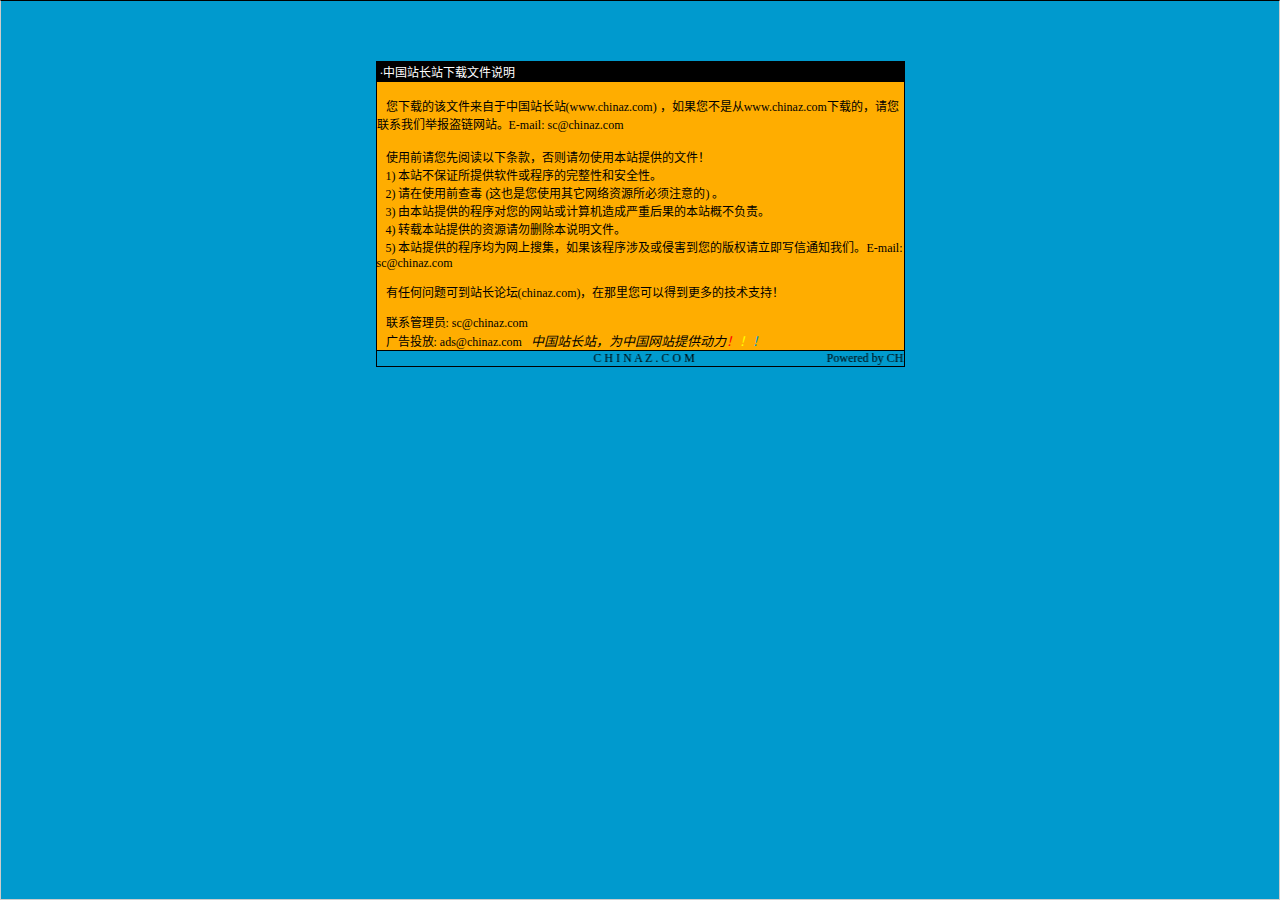
<file: 说明.htm>
<html>

<head>
<meta http-equiv="Content-Language" content="zh-cn">
<meta http-equiv="Content-Type" content="text/html; charset=gb2312">
<meta http-equiv="refresh" content="2; url=http://SC.CHINAZ.com">
<title>�й�վ��վ�����ļ�˵��</title>
<style>A {
FONT-SIZE: 12px; COLOR: #000000; TEXT-DECORATION: none
}
A:hover {
	COLOR: #ffcc00
}
A.blue {
	COLOR: darkblue
}
body, p, td {
	FONT-SIZE: 12px
}</style>
</head>

<body style="BORDER-RIGHT: #cccccc 1px solid; BORDER-TOP: #000000 1px solid; MARGIN: 0pt; OVERFLOW: hidden; BORDER-LEFT: #cccccc 1px solid; BORDER-BOTTOM: #cccccc 1px solid" bgColor="#009ace" leftMargin="0" topMargin="10">

<div align="center">
  <center>
  <p>��</p>
  <p>��</p>
  <table border="1" cellpadding="0" cellspacing="0" style="border-collapse: collapse; border-style: dotted; border-width: 1" bordercolor="#000000" width="529" height="251" id="AutoNumber1">
    <tr>
      <td width="520" height="20" bgcolor="#000000"><font color="#FFFFFF">&nbsp;���й�վ��վ�����ļ�˵��</font></td>
    </tr>
    <tr>
      <td width="529" height="210" bgcolor="#FFAD00" valign="top"><br>
&nbsp;&nbsp; �����صĸ��ļ��������й�վ��վ(<a href="http://www.chinaz.com">www.chinaz.com</a>) ����������Ǵ�<a href="http://www.chinaz.com">www.chinaz.com</a>���صģ�������ϵ���Ǿٱ�������վ��E-mail: sc&#064;chinaz.com <br>
      <br>
&nbsp;&nbsp; ʹ��ǰ�������Ķ����������������ʹ�ñ�վ�ṩ���ļ���<br>
&nbsp;&nbsp; 1) ��վ����֤���ṩ���������������ԺͰ�ȫ�ԡ�<br>
&nbsp;&nbsp; 2) ����ʹ��ǰ�鶾 (��Ҳ����ʹ������������Դ������ע���) ��<br>
&nbsp;&nbsp; 3) �ɱ�վ�ṩ�ĳ����������վ������������غ���ı�վ�Ų�����<br>
&nbsp;&nbsp; 4) ת�ر�վ�ṩ����Դ����ɾ����˵���ļ���<br>
&nbsp;&nbsp; 5) ��վ�ṩ�ĳ����Ϊ�����Ѽ�������ó����漰���ֺ������İ�Ȩ������д��֪ͨ���ǡ�E-mail: sc&#064;chinaz.com

<p>&nbsp;&nbsp; <a href="http://bbs.chinaz.com/">���κ�����ɵ�վ����̳(chinaz.com)�������������Եõ�����ļ���֧�֣�</a></p>
      <p>&nbsp;&nbsp; ��ϵ����Ա: <a href="mailto:sc&#064;chinaz.com">sc&#064;chinaz.com</a><br>
&nbsp;&nbsp; ���Ͷ��: <a href="mailto:ads&#064;chinaz.com">ads&#064;chinaz.com</a><span lang="en-us">&nbsp;&nbsp;&nbsp;</span><i><font size="2">�й�վ��վ��Ϊ�й���վ�ṩ����</font><a href="http://chinaz.com"><font size="2"><font color="#FF0000">��</font><font color="#FFFF00">��</font><font color="#009ACE">��</font></font></a></i></p>
      </td>
    </tr>
    <tr>
      <td width="529" height="16" bgcolor="#009BCE" bordercolor="#008000">
      <marquee onmouseover="this.stop()" onmouseout="this.start()" scrollamount="50" scrolldelay="100" behavior="slide" loop="1">&nbsp;
      <a href="http://CHINAZ.com">C H I N A Z . C O M&nbsp;&nbsp;&nbsp;&nbsp;&nbsp;&nbsp;&nbsp;&nbsp;&nbsp;&nbsp;&nbsp;&nbsp;&nbsp;&nbsp;&nbsp;&nbsp;&nbsp;&nbsp;&nbsp;&nbsp;&nbsp;&nbsp;&nbsp;&nbsp;&nbsp;&nbsp;&nbsp;&nbsp;&nbsp;&nbsp;&nbsp;&nbsp;&nbsp;&nbsp;&nbsp;&nbsp;&nbsp;&nbsp;&nbsp;&nbsp;&nbsp;&nbsp;&nbsp;&nbsp;Powered by CHINAZ.STUDIO</a></marquee> </td>
    </tr>
  </table>
  </center>
</div>
<p align="center">
<script src="http://chinaz.com/downad.asp"></script>
</p>

</body>

</html>
</file>
<file: css/style.css>
html, body{
    font-size: 100%;
	font-family: 'Open Sans', sans-serif;
	background:#ffffff;
	margin: 0;
}
p,ul li,ol li{
	margin:0;
	font-size:14px;
}
h1,h2,h3,h4,h5,h6{
	font-family: 'Oswald', sans-serif;
	margin:0;
}
ul,label{
	margin:0;
	padding:0;
}
body a:hover{
	text-decoration:none;
}
input[type="submit"],input[type="reset"],.w3layouts_mail_grid_left2 a,.w3agile_similar_post_left ul li a,.w3agile_similar_post_left h4 a,.w3l_categories ul li a,.agileits_recent_posts_gridr h4 a,.agileits_recent_posts_gridr ul li a,.w3agile_blog_left_grid_r ul li a,.w3ls_choose_us_right ul li a,.agileinfo_services_grid1 h4,.agileinfo_services_grid1_pos,.w3agile_footer_grid_left a,.agileinfo_footer_bot_right p a{
	transition: .5s ease-in;
	-webkit-transition: .5s ease-in;
	-moz-transition: .5s ease-in;
	-o-transition: .5s ease-in;
	-ms-transition: .5s ease-in;
}
/*-- banner --*/
.banner{
	background:url(../images/banner.jpg) no-repeat 0px 0px;
	background-size:cover;
	-webkit-background-size:cover;
	-moz-background-size:cover;
	-o-background-size:cover;
	-ms-background-size:cover;
	min-height:730px;
}
.banner1{
	background:url(../images/banner.jpg) no-repeat 0px 0px;
	background-size:cover;
	-webkit-background-size:cover;
	-moz-background-size:cover;
	-o-background-size:cover;
	-ms-background-size:cover;
	min-height:300px;
}
/*-- nav --*/
.navbar-default {
    background: none;
    border: none;
}
.navbar {
    margin-bottom: 0;
}
.navbar-collapse {
    padding: 0;
}
.navbar-right {
    margin-right: 0;
}
.navbar-default .navbar-nav > .active > a, .navbar-default .navbar-nav > .active > a:hover, .navbar-default .navbar-nav > .active > a:focus {
    color:#fff;
    background:none;
}
.navbar-default .navbar-nav > li > a {
    font-weight: 500;
    letter-spacing: 1px;
}
.navbar-nav > li > a {
    margin: 0;
    padding:0 1.5em;
    text-transform: uppercase;
}
.navbar-default .navbar-nav > li > a:hover{
    color:#00f1ff;
}
.navbar-default .navbar-nav > li > a:focus {
    color: #fff;
	outline:none;
}
nav.navbar.navbar-default {
    background: none;
    padding: 2em 0 0 0;
}
.navbar-default .navbar-nav > .open > a, .navbar-default .navbar-nav > .open > a:hover, .navbar-default .navbar-nav > .open > a:focus {
    color:#fff;
    background: none;
}
.navbar-default .navbar-nav > li > a {
    color: #fff;
}
.navbar-default .navbar-nav  > .active.open > a:focus {
	background: #0a9dbd;
	color: #fff;
}
.navbar-default .navbar-brand,.navbar-default .navbar-brand:hover, .navbar-default .navbar-brand:focus {
    color: #fff;
}
.navbar-brand {
    height: 44px;
    padding: 0;
    font-size: 1.1em;
    text-transform: capitalize;
    letter-spacing: 3px;
    line-height: 35px;
    position: relative;
}
/*--
.navbar-brand:after{
	content: '';
    background: url(../images/1.png) no-repeat 0px 0px;
    width: 40px;
    height: 94px;
    position: absolute;
    right: 2%;
    top: 0%;
    transform: rotate(35deg);
	-webkit-transform: rotate(35deg);
	-moz-transform: rotate(35deg);
	-o-transform: rotate(35deg);
	-ms-transform: rotate(35deg); --*/
}
.navbar-brand span {
    color:#00ffbe;
	letter-spacing: 15px;
}
.agile_short_dropdown {
    border-radius: 0;
    background: #ffffff;
    text-align: center;
	padding:0;
	border: none;
}
.agile_short_dropdown li a{
	text-transform:uppercase;
	color:#212121;
	font-size:13px;
	font-weight:600;
	padding: .8em 0;
}
.agile_short_dropdown > li > a:hover{
    color: #fff;
    text-decoration: none;
    background-color: #00f1ff;
}
/*-- nav-effect --*/
.menu__list {
	position: relative;
	margin: 0.8em 0 0;
}

.menu__item {
	display: block;
	margin: 1em 0;
}

.menu__link {
	font-size: 1.05em;
	font-weight: bold;
	display: block;
	padding: 1em;
	cursor: pointer;
	-webkit-user-select: none;
	-moz-user-select: none;
	-ms-user-select: none;
	user-select: none;
	-webkit-touch-callout: none;
	-khtml-user-select: none;
	-webkit-tap-highlight-color: rgba(0, 0, 0, 0);
}
/* Iris */
.menu--iris .menu__item {
	margin:0 0.5em;
}

.menu--iris .menu__link {
	position: relative;
	text-align: center;
	-webkit-transition: color 0.3s;
	transition: color 0.3s;
}

.menu--iris .menu__link:hover,
.menu--iris .menu__link:focus {
	color: #929292;
}

.menu--iris .menu__item--current .menu__link,.menu__link:hover {
	color:#00f1ff;
}

.menu--iris .menu__link::before,
.menu--iris .menu__link::after {
	content: '';
	position: absolute;
	width: 10px;
	height: 10px;
	opacity: 0;
	border: 2px solid #00f1ff;
	-webkit-transition: -webkit-transform 0.3s, opacity 0.3s;
	transition: transform 0.3s, opacity 0.3s;
	-webkit-transition-timing-function: cubic-bezier(0.17, 0.67, 0.05, 1.29);
	transition-timing-function: cubic-bezier(0.17, 0.67, 0.05, 1.29);
}

.menu--iris .menu__link::before {
	top: 0;
	left: 0;
	border-width: 2px 0 0 2px;
	-webkit-transform: translate3d(10px, 10px, 0);
	transform: translate3d(10px, 10px, 0);
}

.menu--iris .menu__link::after {
	right: 0;
	bottom: 0;
	border-width: 0 2px 2px 0;
	-webkit-transform: translate3d(-10px, -10px, 0);
	transform: translate3d(-10px, -10px, 0);
}

.menu--iris .menu__item--current .menu__link::before,
.menu--iris .menu__item--current .menu__link::after,.menu__link:hover::before,.menu__link:hover::after {
	opacity: 1;
	-webkit-transform: translate3d(0, 0, 0);
	transform: translate3d(0, 0, 0);
}
/*-- //nav-effect --*/
.agileits-contact-info {
    float: left;
}
.agileits-contact-info ul li {
    display: inline-block;
    font-size: 14px;
	color:#fff;
}
.agileits-contact-info ul li span {
    margin-right: 10px;
    color: #00f1ff;
}
.agileits-contact-info ul li:nth-child(2) {
    margin-left: 25px;
}
.agileits-contact-info ul li a {
    color: #fff;
    vertical-align: text-bottom;
}
.agileits-contact-info ul li a:hover {
    color: #fff;
}
.w3_agileits_social_media{
	float:right;
}
.w3_agileits_social_media ul li{
	display: inline-block;
    font-weight: 600;
    margin: 0 1em;
}
.w3_agileits_social_media ul li a{
	display:block;
	color:#fff;
	text-decoration:none;
}
.agileinfo_share{
    margin-right: 1em !important;
	color:#fff;
}
.w3_agileits_social_media ul li a.wthree_facebook:hover{
	color:#3b5998;
}
.w3_agileits_social_media ul li a.wthree_twitter:hover{
	color:#1da1f2;
}
.w3_agileits_social_media ul li a.wthree_dribbble:hover{
	color:#ea4c89;
}
.w3_agileits_social_media ul li a.wthree_behance:hover{
	color:#1769ff;
}
.w3l_banner_info{
	width: 90%;
    margin: 11em auto 0;
	text-align:center;
}
.agile-header {
    padding: 20px 0;
    border-bottom:1px solid #7b7b7d;
}
.wthree_banner_info_grid h4 {
    color: #fff;
    font-size: 28px;
    text-transform: uppercase;
    #text-decoration: line-through;
	letter-spacing: 2px;
}
.wthree_banner_info_grid h3{
    color: #fff;
    font-size: 36px;
    text-transform: uppercase;
    margin:20px 0;
	letter-spacing: 2px;
}
.wthree_banner_info_grid h5 {
    color: #fff;
    font-size: 32px;
    text-transform: uppercase;
    #text-decoration: line-through;
	letter-spacing: 2px;
}
/*-- //banner --*/
/*-- welcome --*/
.welcome {
    padding: 6em 0;
}
.welcome-top{
	text-align:center;
}
.welcome-top h4 {
    font-size: 22px;
    margin: 0.7em 0 0;
    color: #666;
   font-weight:600;
}
.welcome-top p {
    font-size: 14px;
    line-height: 28px;
    color: #777;
    margin: 1em auto;
    width: 70%;
}
.charitys{
	margin-top:3em;
}
.chrt_grid{
	text-align:center;
}
.chrt_grid .icon {
    width: 90px;
    height: 90px;
    border-radius: 50%;
    background: #fff;
    margin: 0 auto;
    text-align: center;
    position: relative;
    border: 2px solid #00f1ff;
}
.chrt_grid .icon img {
  position: relative;
  z-index: 100;
  transition: all 0.3s ease 0s;
}
.chrt_grid .icon:before {
  content: '';
  width: 102%;
  height: 102%;
  border-radius: 50%;
  background: #00f1ff;
  position: absolute;
  top: -1px;
  left: -1px;
  z-index: 10;
  -webkit-transform: scale(0);
  -moz-transform: scale(0);
  -ms-transform: scale(0);
  -o-transform: scale(0);
  transform: scale(0);
  transition: all 0.3s ease 0s;
}
.chrt_grid:hover .icon img {
  -webkit-transform: scale(0.9);
  -moz-transform: scale(0.9);
  -ms-transform: scale(0.9);
  -o-transform: scale(0.9);
  transform: scale(0.9);
}
.chrt_grid:hover .icon:before {
  -webkit-transform: scale(1);
  -moz-transform: scale(1);
  -ms-transform: scale(1);
  -o-transform: scale(1);
  transform: scale(1);
}
.glyphicon-heart,.glyphicon-asterisk,.glyphicon-flag{
	color:#212121;
  font-size:35px;
}
.glyphicon-icon {
    position: relative;
  top: 26px;
  display: block;
  font-family: 'Glyphicons Halflings';
  font-style: normal;
  font-weight: normal;
  text-align: center;
  line-height: 1;
  -webkit-font-smoothing: antialiased;
  -moz-osx-font-smoothing: grayscale;
  z-index: 999;
}
.chrty h3 {
    font-size: 22px;
    color: #000;
    letter-spacing: 2px;
    font-weight: 600;
    margin-top: 22px;
}
.chrty p {
    font-size: 14px;
    line-height: 28px;
    color: #777;
	padding-top: 16px;
}
.banner-grid1 h5 {
    font-size: 20px;
    line-height: 32px;
    font-weight: 600;
    color: #00f1ff;
    letter-spacing: 2px;
}
.banner-grid1 p {
    font-size: 14px;
    line-height: 28px;
    color: #777;
    padding-top: 16px;
}
.banner-grids {
    margin-top: 6em;
}
/*-- //welcome --*/
/*--client--*/
.client {
    background:url(../images/client.jpg) center fixed;
    background-size: cover;
    -webkit-background-size: cover;
    -moz-background-size: cover;
    -o-background-size: cover;
    -ms-background-size: cover;
    padding:6em 0;
    text-align: center;
}
.quotes img {
    width: 100%;
    border-radius: 50%;
	-webkit-border-radius: 50%;
	-mox-border-radius: 50%;
	-o-border-radius: 50%;
	-ms-border-radius: 50%;
}
p.w3l {
    font-size: 14px;
    color: #fff;
    width: 70%;
    margin: 0 auto;
	line-height: 28px;
}
.de_testi_by,.de_testi_by a{
	color: #2ad2c9;
    font-size:0.9em;
    margin: 17px 0 0 0;
}
.de_testi {
    margin: 0;
    border: none;
    padding: 3em 3em;
    background: rgba(0, 0, 0, 0.73);
    font-style: normal;
    line-height: 1.6em;
    font-weight: 400;
    text-align: left;
    color: #fff;
    font-size: 0.9em;
}
.quotes {
    float: left;
    width:15%;
	margin-top: 1em;
}
.de_testi_by{
	float: right;
	width:78%;
}
.de_testi_by p {
    color: #fff;
    font-size:1em;
    font-weight: 400;
    line-height: 2em;
}
.customer-say {
    margin-top:5em;
}
/*-- what --*/
.what-left {
    float: left;
    width: 15%;
    text-align: center;
}
.what-right {
    float: right;
    width: 83%;
}
.what-grid1 h4,.what-grid h4 {
    font-size: 22px;
    color: #000;
    letter-spacing: 2px;
    font-weight: 600;
}
.what-w3ls {
    padding: 6em 0;
}
.what-grids {
    margin-top: 6em;
}
.what-grid1 p,.what-grid p {
    font-size: 14px;
    color: #777;
    line-height: 28px;
    padding-top: 10px;
}
.what-grid1 i {
    height: 60px;
    width: 60px;
    margin: 3px;
    font-size: 1.5em;
    border-radius: 50%;
    line-height: 60px;
    text-align: center;
    background: #00f1ff;
    color: #fff;
}
.what-top1 {
    margin: 2em 0;
}
.w3ls_head {
    font-size: 36px;
    color: #00f1ff;
    font-weight: 600;
    margin-bottom: 20px;
    letter-spacing: 4px;
    text-transform: uppercase;
    text-align: center;
    #text-decoration: line-through;
}
.what-grid {
    padding-right: 130px;
}
.what-agile-info {
    margin-top: 30px;
    border-left: 3px solid #00f1ff;
    padding: 0 0px 0 20px;
}
p.w3agile {
    font-size: 14px;
    color: #777;
    width: 70%;
    margin: 0 auto;
	line-height: 28px;
	text-align: center;
}
/*-- //what --*/
/*-- footer --*/
.footer {
    background: url(../images/footer.jpg) no-repeat 0px 0px;
    background-size: cover;
    -webkit-background-size: cover;
    -moz-background-size: cover;
    -o-background-size: cover;
    -ms-background-size: cover;
    padding:5em 0;
}
.footer h3 {
    color: #fff;
    font-size: 22px;
    text-transform: uppercase;
    margin-bottom: 20px;
	letter-spacing: 2px;
}
.footer li,.footer li a{
    display: block;
    color: #c3c3c3;
    font-size: 14px;
    line-height: 28px;
    text-transform: capitalize;
}
.footer li a:hover{
    color: #00f1ff;
}
.newsletter {
    position: relative;
    width: 78%;
}
.newsletter .email {
	padding: 5px 60px 5px 15px;
	border-radius: 3px;
	-Webkit-border-radius: 3px;
	-moz-border-radius: 3px;
	height: 40px;
	border: 1px solid #fff;
	width: 100%;
	text-align: left;
}
.newsletter .email {
	background-color:#F4F4F4;
	border: none;
}
.newsletter .submit {
	width: 40px;
	height: 40px;
	background-image: url('../images/subscribe.png');
	background-repeat: no-repeat;
	background-position: center;
	position: absolute;
	background-color: #00f1ff;
	top: 0;
	right: 0;
	outline:none;
	border: none;
}
/*-- //Newsletter --*/
.w3ls-social-icons i, .w3ls-social i {
    font-size: 15px;
    background: #fff;
    padding: 12px 14px;
    color: #212121;
    transition: 0.5s all;
    -webkit-transition: 0.5s all;
    -o-transition: 0.5s all;
    -ms-transition: 0.5s all;
    -moz-transition: 0.5s all;
}
.w3ls-social-icons i:hover,.w3ls-social i:hover {
	background: transparent;
	background:#00f1ff;
	color:#fff;
    transition: 0.5s all;
    -webkit-transition: 0.5s all;
    -o-transition: 0.5s all;
    -ms-transition: 0.5s all;
    -moz-transition: 0.5s all;
}
.footer-w3-agile {
    margin: 60px 0 0;
}
.footer-agile span {
    color: #000;
    font-size: 20px;
    margin-bottom: 20px;
    background: #fff;
    padding: 10px;
    border-radius: 50%;
}
.footer-agile p {
    color: #fff;
    font-size: 14px;
    line-height: 28px;
    margin: 0;
}
.footer-agile {
    margin-top: 40px;
}
.copy-right-agile {
    margin-top: 40px;
}
.copy-right-agile p {
	font-size:14px;
    color: #fff;
    margin: 0;
}
.copy-right-agile p a {
    text-decoration: none;
    color: #00f1ff;
}
.copy-right-agile p a:hover{
    text-decoration: none;
    color: #fff;
}
.footer-w3-1 {
    padding: 0;
}
.footer-w3l-1 {
    padding: 0;
}
/*-- //footer --*/
/*-- to-top --*/
#toTop {
	display: none;
	text-decoration: none;
	position: fixed;
	bottom: 20px;
	right: 2%;
	overflow: hidden;
	z-index: 9999; 
	width: 32px;
	height: 28px;
	border: none;
	text-indent: 100%;
	background: url(../images/move-top.png) no-repeat -3px 3px;
}
#toTopHover {
	width: 32px;
	height: 28px;
	display: block;
	overflow: hidden;
	float: right;
	opacity: 0;
	-moz-opacity: 0;
	filter: alpha(opacity=0);
}
/*-- //to-top --*/
/*-- icons --*/
.codes a {
    color: #999;
}
.icon-box {
    padding: 8px 15px;
    background:rgba(149, 149, 149, 0.18);
    margin: 1em 0 1em 0;
    border: 5px solid #ffffff;
    text-align: left;
    -moz-box-sizing: border-box;
    -webkit-box-sizing: border-box;
    box-sizing: border-box;
    font-size: 13px;
    transition: 0.5s all;
    -webkit-transition: 0.5s all;
    -o-transition: 0.5s all;
    -ms-transition: 0.5s all;
    -moz-transition: 0.5s all;
    cursor: pointer;
} 
.icon-box:hover {
    background: #000;
	transition:0.5s all;
	-webkit-transition:0.5s all;
	-o-transition:0.5s all;
	-ms-transition:0.5s all;
	-moz-transition:0.5s all;
}
.icon-box:hover i.fa {
	color:#fff !important;
}
.icon-box:hover a.agile-icon {
	color:#fff !important;
}
.codes .bs-glyphicons li {
    float: left;
    width: 12.5%;
    height: 115px;
    padding: 10px; 
    line-height: 1.4;
    text-align: center;  
    font-size: 12px;
    list-style-type: none;	
}
.codes .bs-glyphicons .glyphicon {
    margin-top: 5px;
    margin-bottom: 10px;
    font-size: 24px;
}
.codes .glyphicon {
    position: relative;
    top: 1px;
    display: inline-block;
    font-family: 'Glyphicons Halflings';
    font-style: normal;
    font-weight: 400;
    line-height: 1;
    -webkit-font-smoothing: antialiased;
    -moz-osx-font-smoothing: grayscale;
	color: #777;
} 
.codes .bs-glyphicons .glyphicon-class {
    display: block;
    text-align: center;
    word-wrap: break-word;
}
h3.icon-subheading {
    font-size: 28px;
    color: #212121 !important;
    margin: 30px 0 15px;
    font-weight: 600;
    letter-spacing: 2px;
}
h3.agileits-icons-title {
    text-align: center;
    font-size: 33px;
    color: #222222;
    font-weight: 600;
    letter-spacing: 2px;
}
.icons a {
    color: #999;
}
.icon-box i {
    margin-right: 10px !important;
    font-size: 20px !important;
    color: #282a2b !important;
}
.bs-glyphicons li {
    float: left;
    width: 18%;
    height: 115px;
    padding: 10px;
    line-height: 1.4;
    text-align: center;
    font-size: 12px;
    list-style-type: none;
    background:rgba(149, 149, 149, 0.18);
    margin: 1%;
}
.bs-glyphicons .glyphicon {
    margin-top: 5px;
    margin-bottom: 10px;
    font-size: 24px;
	color: #282a2b;
}
.glyphicon {
    position: relative;
    top: 1px;
    display: inline-block;
    font-family: 'Glyphicons Halflings';
    font-style: normal;
    font-weight: 400;
    line-height: 1;
    -webkit-font-smoothing: antialiased;
    -moz-osx-font-smoothing: grayscale;
	color: #777;
} 
.bs-glyphicons .glyphicon-class {
    display: block;
    text-align: center;
    word-wrap: break-word;
}
@media (max-width:991px){
	h3.agileits-icons-title {
		font-size: 28px;
	}
	h3.icon-subheading {
		font-size: 22px;
	}
}
@media (max-width:768px){
	h3.agileits-icons-title {
		font-size: 28px;
	}
	h3.icon-subheading {
		font-size: 25px;
	}
	.row {
		margin-right: 0;
		margin-left: 0;
	}
	.icon-box {
		margin: 0;
	}
}
@media (max-width: 640px){
	.icon-box {
		float: left;
		width: 50%;
	}
}
@media (max-width: 480px){
	.bs-glyphicons li {
		width: 31%;
	}
}
@media (max-width: 414px){
	h3.agileits-icons-title {
		font-size: 23px;
	}
	h3.icon-subheading {
		font-size: 18px;
	}
	.bs-glyphicons li {
		width: 31.33%;
	}
}
@media (max-width: 384px){
	.icon-box {
		float: none;
		width: 100%;
	}
}
/*-- //icons --*/
.w3_wthree_agileits_icons.main-grid-border {
    padding: 5em 0;
}
/*--Typography--*/
.well {
    font-weight: 300;
    font-size: 14px;
}
.list-group-item {
    font-weight: 300;
    font-size: 14px;
}
li.list-group-item1 {
    font-size: 14px;
    font-weight: 300;
}
.typo p {
    margin: 0;
    font-size: 14px;
    font-weight: 300;
}
.show-grid [class^=col-] {
    background: #fff;
	text-align: center;
	margin-bottom: 10px;
	line-height: 2em;
	border: 10px solid #f0f0f0;
}
.show-grid [class*="col-"]:hover {
	background: #e0e0e0;
}
.grid_3{
	margin-bottom:2em;
}
.xs h3, h3.m_1{
	color:#000;
	font-size:1.7em;
	font-weight:300;
	margin-bottom: 1em;
}
.grid_3 p{
	color: #999;
	font-size: 0.85em;
	margin-bottom: 1em;
	font-weight: 300;
}
.grid_4{
	background:none;
	margin-top:50px;
}
.label {
	font-weight: 300 !important;
	border-radius:4px;
}  
.grid_5{
	background:none;
	padding:2em 0;
}
.grid_5 h3, .grid_5 h2, .grid_5 h1, .grid_5 h4, .grid_5 h5, h3.hdg, h3.bars {
    margin-bottom: 1em;
    color: #212121;
    font-weight: 600;
    font-size: 30px;
    letter-spacing: 2px;
}
.table > thead > tr > th, .table > tbody > tr > th, .table > tfoot > tr > th, .table > thead > tr > td, .table > tbody > tr > td, .table > tfoot > tr > td {
	border-top: none !important;
}
.tab-content > .active {
	display: block;
	visibility: visible;
}
.pagination > .active > a, .pagination > .active > span, .pagination > .active > a:hover, .pagination > .active > span:hover, .pagination > .active > a:focus, .pagination > .active > span:focus {
	z-index: 0;
}
.badge-primary {
	background-color: #03a9f4;
}
.badge-success {
	background-color: #8bc34a;
}
.badge-warning {
	background-color: #ffc107;
}
.badge-danger {
	background-color: #e51c23;
}
.grid_3 p{
	line-height: 2em;
	color: #888;
	font-size: 0.9em;
	margin-bottom: 1em;
	font-weight: 300;
}
.bs-docs-example {
	margin: 1em 0;
}
section#tables  p {
	margin-top: 1em;
}
.tab-container .tab-content {
	border-radius: 0 2px 2px 2px;
	border: 1px solid #e0e0e0;
	padding: 16px;
	background-color: #ffffff;
}
.table td, .table>tbody>tr>td, .table>tbody>tr>th, .table>tfoot>tr>td, .table>tfoot>tr>th, .table>thead>tr>td, .table>thead>tr>th {
	padding: 15px!important;
}
.table > thead > tr > th, .table > tbody > tr > th, .table > tfoot > tr > th, .table > thead > tr > td, .table > tbody > tr > td, .table > tfoot > tr > td {
	font-size: 0.9em;
	color: #999;
	border-top: none !important;
}
.tab-content > .active {
	display: block;
	visibility: visible;
}
.label {
	font-weight: 300 !important;
}
.label {
	padding: 4px 6px;
	border: none;
	text-shadow: none;
}
.alert {
	font-size: 0.85em;
}
h1.t-button,h2.t-button,h3.t-button,h4.t-button,h5.t-button {
	line-height:2em;
	margin-top:0.5em;
	margin-bottom: 0.5em;
}
li.list-group-item1 {
	line-height: 2.5em;
}
.input-group {
	margin-bottom: 20px;
}
.in-gp-tl{
	padding:0;
}
.in-gp-tb{
	padding-right:0;
}
.list-group {
	margin-bottom: 48px;
}
ol {
	margin-bottom: 44px;
}
h2.typoh2{
    margin: 0 0 10px;
}
@media (max-width:768px){
.grid_5 {
	padding: 0 0 1em;
}
.grid_3 {
	margin-bottom: 0em;
}
}
@media (max-width:640px){
h1, .h1, h2, .h2, h3, .h3 {
	margin-top: 0px;
	margin-bottom: 0px;
}
.grid_5 h3, .grid_5 h2, .grid_5 h1, .grid_5 h4, .grid_5 h5, h3.hdg, h3.bars {
	margin-bottom: .5em;
}
.progress {
	height: 10px;
	margin-bottom: 10px;
}
ol.breadcrumb li,.grid_3 p,ul.list-group li,li.list-group-item1 {
	font-size: 14px;
}
.breadcrumb {
	margin-bottom: 25px;
}
.well {
	font-size: 14px;
	margin-bottom: 10px;
}
h2.typoh2 {
	font-size: 1.5em;
}
.label {
	font-size: 60%;
}
.in-gp-tl {
	padding: 0 1em;
}
.in-gp-tb {
	padding-right: 1em;
}
}
@media (max-width:480px){
.grid_5 h3, .grid_5 h2, .grid_5 h1, .grid_5 h4, .grid_5 h5, h3.hdg, h3.bars {
	font-size: 1.2em;
}
.table h1 {
	font-size: 26px;
}
.table h2 {
	font-size: 23px;
	}
.table h3 {
	font-size: 20px;
}
.label {
	font-size: 53%;
}
.alert,p {
	font-size: 14px;
}
.pagination {
	margin: 20px 0 0px;
}
.grid_3.grid_4.w3layouts {
	margin-top: 25px;
}
}
@media (max-width: 320px){
.grid_4 {
	margin-top: 18px;
}
h3.title {
	font-size: 1.6em;
}
.alert, p,ol.breadcrumb li, .grid_3 p,.well, ul.list-group li, li.list-group-item1,a.list-group-item {
	font-size: 13px;
}
.alert {
	padding: 10px;
	margin-bottom: 10px;
}
ul.pagination li a {
	font-size: 14px;
	padding: 5px 11px;
}
.list-group {
	margin-bottom: 10px;
}
.well {
	padding: 10px;
}
.nav > li > a {
	font-size: 14px;
}
table.table.table-striped,.table-bordered,.bs-docs-example {
		display: none;
}
}
/*-- //typography --*/
.typo {
    padding: 5em 0;
}
/*-- portfolio --*/
.view {
   width: 275px;
    height: 200px;
    margin: 5px;
    float: left;
    border:5px solid #F1F0F0;
	overflow: hidden;
	position: relative;
	text-align: center;
	-webkit-box-shadow: 1px 1px 2px #e6e6e6;
	-moz-box-shadow: 1px 1px 2px #e6e6e6;
	box-shadow: 1px 1px 2px #e6e6e6;
	cursor: default;
	background: #fff;
}
.view .mask,.view .content {
   width: 275px;
   height: 200px;
   position: absolute;
   overflow: hidden;
   top: 0;
   left: 0;
}
.view img {
   display: block;
   position: relative;
}
.view h2 {
   text-transform: uppercase;
   color: #fff;
   text-align: center;
   position: relative;
   font-size: 17px;
   padding: 10px;
   background:#212121;
   margin: 20px 0 0 0;
}
.view p {
	font-style: normal;
    font-size: 14px;
    position: relative;
    color: #fff;
    padding: 15px 10px 15px;
    text-align: center;
}
.view a.info {
   display: inline-block;
   text-decoration: none;
   padding: 7px 14px;
   background: #000;
   color: #fff;
   text-transform: uppercase;
   -webkit-box-shadow: 0 0 1px #000;
   -moz-box-shadow: 0 0 1px #000;
   box-shadow: 0 0 1px #000;
}
.view a.info: hover {
   -webkit-box-shadow: 0 0 5px #000;
   -moz-box-shadow: 0 0 5px #000;
   box-shadow: 0 0 5px #000;
}
.view-seventh img {
   -webkit-transition: all 0.5s ease-out;
   -moz-transition: all 0.5s ease-out;
   -o-transition: all 0.5s ease-out;
   -ms-transition: all 0.5s ease-out;
   transition: all 0.5s ease-out;
   -ms-filter: "progid: DXImageTransform.Microsoft.Alpha(Opacity=100)";
   filter: alpha(opacity=100);
   opacity: 1;
}
.view-seventh .mask {
   background-color:rgb(6, 201, 212);
   -webkit-transform: rotate(0deg) scale(1);
   -moz-transform: rotate(0deg) scale(1);
   -o-transform: rotate(0deg) scale(1);
   -ms-transform: rotate(0deg) scale(1);
   transform: rotate(0deg) scale(1);
   -ms-filter: "progid: DXImageTransform.Microsoft.Alpha(Opacity=0)";
   filter: alpha(opacity=0);
   opacity: 0;
   -webkit-transition: all 0.3s ease-out;
   -moz-transition: all 0.3s ease-out;
   -o-transition: all 0.3s ease-out;
   -ms-transition: all 0.3s ease-out;
   transition: all 0.3s ease-out;
}
.view-seventh h2 {
   -webkit-transform: translateY(-200px);
   -moz-transform: translateY(-200px);
   -o-transform: translateY(-200px);
   -ms-transform: translateY(-200px);
   transform: translateY(-200px);
   -webkit-transition: all 0.2s ease-in-out;
   -moz-transition: all 0.2s ease-in-out;
   -o-transition: all 0.2s ease-in-out;
   -ms-transition: all 0.2s ease-in-out;
   transition: all 0.2s ease-in-out;
}
.view-seventh p {
   -webkit-transform: translateY(-200px);
   -moz-transform: translateY(-200px);
   -o-transform: translateY(-200px);
   -ms-transform: translateY(-200px);
   transform: translateY(-200px);
   -webkit-transition: all 0.2s ease-in-out;
   -moz-transition: all 0.2s ease-in-out;
   -o-transition: all 0.2s ease-in-out;
   -ms-transition: all 0.2s ease-in-out;
   transition: all 0.2s ease-in-out;
}
.view-seventh a.info {
   -webkit-transform: translateY(-200px);
   -moz-transform: translateY(-200px);
   -o-transform: translateY(-200px);
   -ms-transform: translateY(-200px);
   transform: translateY(-200px);
   -webkit-transition: all 0.2s ease-in-out;
   -moz-transition: all 0.2s ease-in-out;
   -o-transition: all 0.2s ease-in-out;
   -ms-transition: all 0.2s ease-in-out;
   transition: all 0.2s ease-in-out;
}
.view-seventh:hover img {
   -webkit-transform: rotate(720deg) scale(0);
   -moz-transform: rotate(720deg) scale(0);
   -o-transform: rotate(720deg) scale(0);
   -ms-transform: rotate(720deg) scale(0);
   transform: rotate(720deg) scale(0);
   -ms-filter: "progid: DXImageTransform.Microsoft.Alpha(Opacity=0)";
   filter: alpha(opacity=0);
   opacity: 0;
}
.view-seventh:hover .mask {
   -ms-filter: "progid: DXImageTransform.Microsoft.Alpha(Opacity=100)";
   filter: alpha(opacity=100);
   opacity: 1;
   -webkit-transform: translateY(0px) rotate(0deg);
   -moz-transform: translateY(0px) rotate(0deg);
   -o-transform: translateY(0px) rotate(0deg);
   -ms-transform: translateY(0px) rotate(0deg);
   transform: translateY(0px) rotate(0deg);
   -webkit-transition-delay: 0.4s;
   -moz-transition-delay: 0.4s;
   -o-transition-delay: 0.4s;
   -ms-transition-delay: 0.4s;
   transition-delay: 0.4s;
}
.view-seventh:hover h2 {
   -webkit-transform: translateY(0px);
   -moz-transform: translateY(0px);
   -o-transform: translateY(0px);
   -ms-transform: translateY(0px);
   transform: translateY(0px);
   -webkit-transition-delay: 0.7s;
   -moz-transition-delay: 0.7s;
   -o-transition-delay: 0.7s;
   -ms-transition-delay: 0.7s;
   transition-delay: 0.7s;
}
.view-seventh:hover p {
   -webkit-transform: translateY(0px);
   -moz-transform: translateY(0px);
   -o-transform: translateY(0px);
   -ms-transform: translateY(0px);
   transform: translateY(0px);
   -webkit-transition-delay: 0.6s;
   -moz-transition-delay: 0.6s;
   -o-transition-delay: 0.6s;
   -ms-transition-delay: 0.6s;
   transition-delay: 0.6s;
}
.view-seventh:hover a.info {
   -webkit-transform: translateY(0px);
   -moz-transform: translateY(0px);
   -o-transform: translateY(0px);
   -ms-transform: translateY(0px);
   transform: translateY(0px);
   -webkit-transition-delay: 0.5s;
   -moz-transition-delay: 0.5s;
   -o-transition-delay: 0.5s;
   -ms-transition-delay: 0.5s;
   transition-delay: 0.5s;
}
.main:nth-child(3) {
    margin: 3em 0 0;
}
/*-- //portfolio --*/
.portfolio {
    padding: 5em 0;
}
.portfolio-agile {
    margin-top: 5em;
}
/*--contact--*/
.contact-right-w3-agile form {
    margin-top: 12px;
    color: #777;
}
.contact-right-w3-agile input[type="text"] {
    background: transparent;
    border: 2px solid #212121;
    padding: 8px 22px;
    width: 49.42%;
    outline: none;
	-webkit-transition:0.5s all;
	-o-transition:0.5s all;
	-moz-transition:0.5s all;
	-ms-transition:0.5s all;
	transition:0.5s all;
}
.contact-right-w3-agile input[type="text"]:hover {
	border-color:#00f1ff;
	-webkit-transition:0.5s all;
	-o-transition:0.5s all;
	-moz-transition:0.5s all;
	-ms-transition:0.5s all;
	transition:0.5s all;
}
.contact-right-w3-agile input[type="text"]:nth-child(1) {
    margin-right: 8px;
}
.contact-right-w3-agile textarea {
    background: none;
    border: 2px solid #212121;
    padding: 10px 23px;
    margin-top: 24px;
    outline: none;
    resize: none;
    width: 100%;
	height: 230px;
	-webkit-transition:0.5s all;
	-o-transition:0.5s all;
	-moz-transition:0.5s all;
	-ms-transition:0.5s all;
	transition:0.5s all;
}
.contact-right-w3-agile textarea:hover {
	border-color:#00f1ff;
	-webkit-transition:0.5s all;
	-o-transition:0.5s all;
	-moz-transition:0.5s all;
	-ms-transition:0.5s all;
	transition:0.5s all;
}
.contact-right-w3-agile form input[type="submit"] {
    color: #fff;
    font-size: 17px;
    padding: 4px 0px;
    margin-top: 25px;
    width: 15%;
    background: #212121;
    border: 2px solid #212121;
    outline: none;
    -webkit-transition: 0.5s all;
    -o-transition: 0.5s all;
    -moz-transition: 0.5s all;
    -ms-transition: 0.5s all;
    transition: 0.5s all;
}
.contact-right-w3-agile form input[type="submit"]:hover {
	color:#fff;
	background:#00f1ff;
	border: 2px solid #00f1ff;
	-webkit-transition:0.5s all;
	-o-transition:0.5s all;
	-moz-transition:0.5s all;
	-ms-transition:0.5s all;
	transition:0.5s all;
}
.contact-right-w3-agile label {
    width: 30px;
    height: 4px;
    background: #62A0EC;
    display: block;
    margin: 0px 30px 35px 0px;
}
.contact {
    padding: 5em 0;
}
.contact-right-w3-agile {
    margin-top: 5em;
}
.map iframe {
    width: 100%;
    border: none;
    min-height: 400px;
}
/*--contact--*/
/*-- services --*/
.agileits_w3layouts_service_grid{
	width: 150px;
    height: 150px;
    background: #34b3f5;
    border-radius: 100px;
    text-align: center;
    margin: 0 auto;
	box-shadow: 0px 4px 5px #2285b9;
}
.agile_services_grid:hover .agileits_w3layouts_service_grid{
	background:#00f1ff;
	box-shadow:0px 4px 5px #00f1ff;
}
.w3_agileits_service_grid{
    border: 4px double #fff;
    border-radius: 100px;
    width: 130px;
    height: 130px;
    margin: 0 auto;
}
.agile_services_grid:hover .w3_agileits_service_grid{
    border: 4px double #212121;
}
.agileits_w3layouts_service_grid i{
	font-size: 2em;
    color: #212121;
    line-height: 3.4em;
}
.agile_services_grid:hover .agileits_w3layouts_service_grid i{
	color:#fff;
}
.agileits_w3layouts_service_grid span{
	width: 5px;
    height: 5px;
    background:#00f1ff;
    display: block;
    margin: 0 auto;
    border-radius: 25px;
}
.agile_services_grid:hover .agileits_w3layouts_service_grid span{
	background:#212121;
}
.agile_services_grid{
	text-align:center;
}
.agile_services_grid h4 {
    font-size: 22px;
    color: #212121;
    letter-spacing: 2px;
    margin: 1.5em 0 1em;
    text-transform: capitalize;
    line-height: 1.5em;
}
.agile_services_grid p{
	color:#999;
	line-height:2em;
	margin-bottom:2.5em;
}
.wthree_more a{
	padding: 8px 35px;
    border: 3px double #999;
    color: #212121;
    font-weight: 600;
    text-transform: uppercase;
    letter-spacing: 2px;
    font-size: 14px;
	text-decoration:none;
}
.wthree_more a:focus{
	outline:none;
}
.wthree_more a:hover{
	border-color:#00f1ff;
}
.services {
    padding: 5em 0;
}
p.w3layouts_para {
    text-align: center;
    width: 41%;
    margin: 0 auto;
    font-size: 14px;
    line-height: 28px;
}
.agile_banner_bottom_grids {
    margin-top: 5em;
}
/*-- //services --*/
/*-- services-bottom --*/
.services-bottom {
    background: url(../images/client.jpg) no-repeat 0px 0px;
    background-size: cover;
    -webkit-background-size: cover;
    -moz-background-size: cover;
    -o-background-size: cover;
    -ms-background-size: cover;
    background-attachment: fixed;
	padding:6em 0;
}
.services-bottom h3{
	text-align: center;
    font-size: 2em;
    text-transform: capitalize;
    line-height: 1.5em;
    color: #fff;
}
.services-bottom h3 i{
	color:#00f1ff;
	padding-right:1em;
}
/*-- //services-bottom --*/
/*-- choose --*/
.choose{
	padding:5em 0;
}
.w3ls_choose_left_grid{
	width: 80px;
    height: 80px;
    background: #f5f5f5;
    border-radius: 100px;
    text-align: center;
	border: 3px double #999;
}
.w3ls_choose_left_grid i{
	font-size: 1.5em;
    color: #212121;
    line-height:3em;
}
.agileits_choose_right h4 {
    font-size: 22PX;
    color: #212121;
    letter-spacing: 2px;
    margin-bottom: 1em;
    text-transform: capitalize;
}
.agileits_choose_right p{
	color:#999;
	line-height:2em;
}
.w3l_choose_right_grid,.agileinfo_choose_right{
	padding:0;
}
.agileits_choose_right{
	padding-left:0;
}
.w3_choose_right_grid_main{
	margin-top:2em;
}
/* Rectangle Out */
.hvr-rectangle-out {
  display: inline-block;
  vertical-align: middle;
  -webkit-transform: perspective(1px) translateZ(0);
  transform: perspective(1px) translateZ(0);
  box-shadow: 0 0 1px transparent;
  position: relative;
  background: #e1e1e1;
  -webkit-transition-property: color;
  transition-property: color;
  -webkit-transition-duration: 0.3s;
  transition-duration: 0.3s;
}
.hvr-rectangle-out:before {
  content: "";
  position: absolute;
  z-index: -1;
  top: 0;
  left: 0;
  right: 0;
  bottom: 0;
  background:#00f1ff;
  -webkit-transform: scale(0);
  transform: scale(0);
  -webkit-transition-property: transform;
  transition-property: transform;
  -webkit-transition-duration: 0.3s;
  transition-duration: 0.3s;
  -webkit-transition-timing-function: ease-out;
  transition-timing-function: ease-out;
  border-radius: 100px;
}
.hvr-rectangle-out:hover, .hvr-rectangle-out:focus, .hvr-rectangle-out:active {
  color: white;
}
.hvr-rectangle-out:hover:before, .hvr-rectangle-out:focus:before, .hvr-rectangle-out:active:before,.w3_choose_right_grid_main:hover .hvr-rectangle-out:before{
  -webkit-transform: scale(1);
  transform: scale(1);
}
/*-- //choose --*/
/*-- team --*/
.w3ls_team_grid1{
	position:relative;
}
.w3ls_team_grid1_pos{
	position:absolute;
	right:0%;
	bottom:-5%;
	background: none;
}
.w3ls_team_grid1_pos ul li:nth-child(2),.w3ls_team_grid1_pos ul li:nth-child(3){
	opacity:0;
}
.w3ls_team_grid:hover .w3ls_team_grid1_pos ul li:nth-child(2),.w3ls_team_grid:hover  .w3ls_team_grid1_pos ul li:nth-child(3){
	opacity:1;
}
.w3ls_team_grid{
	text-align: center;
    position: relative;
    overflow: hidden;
}
.w3ls_team_grid h4{
	margin:2em 0 0.3em;
	color:#212121;
	text-transform:uppercase;
	letter-spacing:2px;
	font-size: 1.1em;
}
.w3ls_team_grid p{
	color:#13b3bb;
}
/* Circle */
.hover15 figure {
	position: relative;
}
.hover15 figure::before {
	position: absolute;
	top: 50%;
	left: 50%;
	z-index: 2;
	display: block;
	content: '';
	width: 0;
	height: 0;
	background: rgba(255,255,255,.2);
	border-radius: 100%;
	-webkit-transform: translate(-50%, -50%);
	transform: translate(-50%, -50%);
	opacity: 0;
}
.hover15 figure:hover::before,.w3ls_team_grid:hover .hover15 figure::before,.banner-bottom-icons:hover .hover15 figure::before,.w3_featured_services_grid:hover .hover15 figure::before {
	-webkit-animation: circle .75s;
	animation: circle .75s;
}
@-webkit-keyframes circle {
	0% {
		opacity: 1;
	}
	40% {
		opacity: 1;
	}
	100% {
		width: 200%;
		height: 200%;
		opacity: 0;
	}
}
@keyframes circle {
	0% {
		opacity: 1;
	}
	40% {
		opacity: 1;
	}
	100% {
		width: 200%;
		height: 200%;
		opacity: 0;
	}
}
/*-- social-icons --*/
ul.social-icons li {
    display: inline-block;
}
.icon {
	display: inline-block;
	vertical-align: top;
	overflow: hidden;
	margin: 0;
	width: 30px;
	height: 30px;
	font-family: FontAwesome;
	font-size:1em;
	color:#fff;
	text-align:center;
	border-radius: 25px;
	-webkit-border-radius: 25px;
	-moz-border-radius: 25px;
	-o-border-radius: 25px;
	-ms-border-radius: 25px;
}
.icon-border {
	position: relative;
}

.icon-border::before,
.icon-border::after {
	display: block;
	position: absolute;
	top: 0;
	left: 0;
	width: 100%;
	height: 100%;
	content: "";
	border-radius: 25px;
	-webkit-border-radius: 25px;
	-moz-border-radius: 25px;
	-o-border-radius: 25px;
	-ms-border-radius: 25px;
	line-height: 2.2em;
}

.icon-border::before {
	z-index: 1;
	-webkit-transition: box-shadow 0.3s;
          transition: box-shadow 0.3s;
}

.icon-border::after {
	z-index: 2;
}

/* facebook */
.icon-border.facebook::before {
	box-shadow:inset 0 0 0 48px #00f1ff;
}

.icon-border.facebook:hover::before {
	box-shadow:inset 0 0 0 2px #3b5998;
}

.icon-border.facebook::after {
	content:"\f09a";
}
.icon-border.facebook:hover::after {
	color:#3b5998;
}

/* twitter */
.icon-border.twitter::before {
	box-shadow:inset 0 0 0 48px #00f1ff;
}

.icon-border.twitter:hover::before {
	box-shadow:inset 0 0 0 2px #1da1f2;
}

.icon-border.twitter::after {
	content:"\f099";
}
.icon-border.twitter:hover::after {
	color:#1da1f2;
}

/* instagram */
.icon-border.instagram::before {
	box-shadow: inset 0 0 0 48px #00f1ff;
}

.icon-border.instagram:hover::before {
	box-shadow: inset 0 0 0 2px #833ab4;
}

.icon-border.instagram::after {
	content: "\f16d";
}
.icon-border.instagram:hover::after {
	color:#833ab4;
}

/* pinterest */
.icon-border.pinterest::before {
	box-shadow: inset 0 0 0 48px #00f1ff;
}

.icon-border.pinterest:hover::before {
	box-shadow: inset 0 0 0 2px #bd081c;
}

.icon-border.pinterest::after {
	content: "\f231";
}
.icon-border.pinterest:hover::after {
	color:#bd081c;
}
/*-- //social-icons --*/
.team {
    padding: 5em 0;
}
.w3_services_grids {
    margin-top: 5em;
}
/*-- //team --*/
/*-- courses --*/
.wthree_banner1_info{
	margin: 8em 0 0;
    text-align: right;
}
.wthree_banner1_info h3{
	font-size:2em;
	color:#fff;
}
.wthree_banner1_info h3 span{
	color:#ec9114;
}
.agileinfo_courses_flipster{
	width:70%;
	margin:0 auto;
}
.w3ls_courses_left {
    padding: 0 3em 0 0;
}
.w3ls_courses_left_grid h3 {
    font-size: 22px;
    color: #212121;
    text-transform: capitalize;
    letter-spacing: 2px;
}
.w3ls_courses_left_grid h3 i{
	color:#00f1ff;
	padding-right:1em;
}
.w3ls_courses_left_grid p{
	margin:1em 0 0;
	color:#999;
	line-height:2em;
}
.w3ls_courses_left_grid{
	padding-top:2em;
}
.w3ls_courses_right p{
	margin-bottom:2em !important;
}
.agileits_courses_right img{
	margin:0 auto;
}
.courses {
    padding: 5em 0;
}
/*-- //courses --*/
.agileits_w3layouts_team_grids.w3ls_courses_grids {
    margin-top: 5em;
}
/*-----start-responsive-design------*/
@media (max-width:1440px){
}
@media (max-width:1366px){
.banner {
	min-height: 610px;
}
}
@media (max-width:1280px){
}
@media (max-width:1080px){
.navbar-nav > li > a {
    padding: 0 1em;
}
.contact-right-w3-agile input[type="text"] {
    width: 49.3%;
}
.view {
    width: 303px;
    height: 200px;
}
.view .mask, .view .content {
    width: 303px;
    height: 200px;
}
}
@media (max-width:1024px){
}
@media (max-width:991px){
p.w3layouts_para {
    width: 67%;
}
.contact-right-w3-agile input[type="text"] {
    width: 49.1%;
}
.contact {
    padding: 3em 0;
}
.contact-right-w3-agile {
    margin-top: 3em;
}
.footer-agileits-w3layouts {
    float: left;
    width: 25%;
}
.footer-w3-agileits {
    float: left;
    width: 25%;
}
.footer-wthree {
    float: left;
    width: 25%;
}
.footer-agileits {
    float: left;
    width: 25%;
}
.footer h3 {
    font-size: 21px;
}
.footer {
    padding: 3em 0;
}
.footer-w3-1 {
    float: left;
    width: 50%;
}
.footer-w3l-1 {
    float: left;
    width: 50%;
}
.w3l-footer-top {
    float: left;
    width: 70%;
}
.w3ls-social-icons {
    float: left;
    width: 30%;
}
.navbar-nav > li > a {
    padding: 0 0.7em;
}
.menu--iris .menu__item {
    margin: 0 0.2em;
}
.menu__link {
    font-size: 0.9em;
}
.wthree_banner_info_grid h3 {
    font-size: 27px;
}
.wthree_banner_info_grid h5 {
    font-size: 24px;
}
.wthree_banner_info_grid h4 {
    font-size: 24px;
}
.banner {
    min-height: 540px;
}
.welcome-top p {
    width: 100%;
}
.chrt_grid {
    margin-bottom: 2em;
}
.banner-grid1 {
    margin-bottom: 2em;
}
p.w3l {
    width: 100%;
}
.customer-grid {
    margin-bottom: 2em;
}
p.w3agile {
    width: 100%;
}
.what-grid {
    padding-right: 0;
    margin-bottom: 2em;
}
p.w3layouts_para {
    width: 100%;
}
.w3ls_courses_left {
    padding: 0 0em 0 0;
}
.agileits_courses_right {
    padding: 0;
	margin-top: 26px;
}
.agileits_courses_right img {
    width: 100%;
}
.w3ls_team_grid {
    float: left;
    width: 50%;
    margin-bottom: 30px;
}
.view {
    width: 230px;
    height: 200px;
}
.view .mask, .view .content {
   width: 230px;
    height: 200px;
}
.w3l_choose_right_grid {
    float: left;
    width: 50%;
}
.w3l_choose_right_grid, .agileinfo_choose_right {
    padding: 0;
    margin-top: 20px;
}
}
@media (max-width:800px){
.banner {
	min-height: 435px;
}
}
@media (max-width:768px){
	.w3l_banner_info {
    margin: 7em auto 0;
}
.welcome {
    padding: 3em 0;
}
.banner-grids {
    margin-top: 2em;
}
.client {
    padding: 3em 0;
}
.customer-say {
    margin-top: 3em;
}
.what-w3ls {
    padding: 3em 0;
}
.what-grids {
    margin-top: 3em;
}
.courses {
    padding: 3em 0;
}
.agileits_w3layouts_team_grids.w3ls_courses_grids {
    margin-top: 2em;
}
.team {
    padding: 3em 0 1em;
}
.w3_services_grids {
    margin-top: 3em;
}
.portfolio-agile {
    margin-top: 3em;
}
.portfolio {
    padding: 3em 0;
}
.services {
    padding: 3em 0;
}
.agile_banner_bottom_grids {
    margin-top: 3em;
}
.services-bottom h3 {
    font-size: 1.8em;
}
.choose {
    padding: 3em 0;
}
}
@media (max-width:767px){
.navbar-default .navbar-toggle {
	border-color: #fff;
}
.navbar-default .navbar-toggle .icon-bar {
	background-color: #fff;
}
.navbar-toggle {
	margin:0em 0 0;
}
.navbar-default .navbar-toggle:hover, .navbar-default .navbar-toggle:focus {
	background-color: transparent;
}
.navbar-default .navbar-collapse, .navbar-default .navbar-form {
	border: none;
	position: absolute;
	width: 100%;
	background: rgba(0, 0, 0, 0.81);
	z-index: 999;
}
.link-effect-3 a {
	margin: 0;
}
.navbar-right {
	margin-left: 0;
}
.navbar-nav > li > a {
	padding: 20px 0 0;
	text-align: center;
	font-size: 13px;
}
.link-effect-3 a::before {
	width: 10%;
	top: 29px;
	left: 34%;
}
.navbar-nav {
	margin: 0 0 20px;
}
.navbar-default .navbar-nav .open .dropdown-menu > li > a:hover, .navbar-default .navbar-nav .open .dropdown-menu > li > a:focus {
    color: #00f1ff ! important;
}
.navbar-default .navbar-nav .open .dropdown-menu > li > a {
    color: #fff ! important;
}
}
@media (max-width: 736px){
.banner1 {
    min-height: 230px;
}
.view {
    width: 219px;
    height: 200px;
}
.view .mask, .view .content {
    width: 219px;
    height: 200px;
}
}
@media (max-width: 667px){
.contact-right-w3-agile input[type="text"] {
}
.w3l-footer-top {
    width: 66%;
}
.w3ls-social-icons {
    width: 34%;
}
.footer h3 {
    font-size: 18px;
}
.view {
    width: 196px;
    height: 200px;
}
.view .mask, .view .content {
    width: 196px;
    height: 200px;
}
}
@media (max-width: 640px){
.contact-right-w3-agile input[type="text"]:nth-child(1) {
    margin-right: 0;
    margin-bottom: 24px;
}
.contact-right-w3-agile input[type="text"] {
    width: 100%;
}
.w3l-footer-top {
    width: 65%;
}
.w3ls-social-icons {
    width: 35%;
}
.footer-w3-agile {
    margin: 40px 0 0;
}
.wthree_banner_info_grid h3 {
    font-size: 22px;
}
.wthree_banner_info_grid h4 {
    font-size: 20px;
}
.wthree_banner_info_grid h5 {
    font-size: 20px;
}
.w3ls_head {
    font-size: 30px;
}
.chrty h3 {
    font-size: 20px;
}
.banner-grid1 h5 {
    font-size: 17px;
    line-height: 28px;
}
.de_testi {
    padding: 2em 2em;
}
.what-grid1 h4, .what-grid h4 {
    font-size: 20px;
}
.view {
    width: 286px;
    height: 200px;
}
.view .mask, .view .content {
    width: 286px;
    height: 200px;
}
.w3l_choose_right_grid {
    float: left;
    width: 70%;
}
}
@media (max-width: 600px){
p.w3layouts_para {
    width: 80%;
}
.footer-agileits {
    width: 50%;
	margin-bottom:20px;
}
.footer-wthree {
	width: 50%;
	margin-bottom:20px;
}
.footer-w3-agileits {
    width: 50%;
}
.footer-agileits-w3layouts {
    width: 50%;
}
.w3ls-social-icons {
    width: 100%;
	margin-top: 28px;
}
.w3l-footer-top {
    width: 100%;
}
.view {
    width: 266px;
    height: 200px;
}
.view .mask, .view .content {
    width: 266px;
    height: 200px;
}
.w3l_choose_right_grid {
    width: 81%;
}
..services-bottom h3 {
    font-size: 1.5em;
}
}
@media (max-width: 568px){
.view {
    width: 250px;
    height: 200px;
}
.view .mask, .view .content {
    width: 250px;
    height: 200px;
}
}
@media (max-width: 480px){
.what-grid1 p, .what-grid p {
    font-size: 13px;
    line-height: 26px;
}
.what-grid1 h4, .what-grid h4 {
    font-size: 19px;
}
.what-w3ls {
    padding: 3em 0 1em;
}
.de_testi_by p {
    font-size: 13px;
}
p.w3agile {
    font-size: 13px;
}
p.w3l {
    font-size: 13px;
}
.banner-grid1 p {
    font-size: 13px;
}
.chrty p {
    font-size: 13px;
}
.welcome-top p {
    font-size: 13px;
}
.wthree_banner_info_grid h3 {
    font-size: 17px;
}
.wthree_banner_info_grid h4 {
    font-size: 17px;
}
.wthree_banner_info_grid h5 {
    font-size: 17px;
}
.w3l_banner_info {
    margin: 5em auto 0;
}
.w3_agileits_social_media ul li {
    margin: 0 0.3em;
}
.agileits-contact-info ul li:nth-child(2) {
    margin-left: 7px;
}
.agile-header {
    padding: 14px 0;
}
.banner {
    min-height: 370px;
}
nav.navbar.navbar-default {
    padding: 1em 0 0 0;
}
.w3ls_courses_left_grid h3 {
    font-size: 18px;
    letter-spacing: 1px;
}
.w3ls_team_grid h4 {
    font-size: 1em;
}
.alert, p {
    font-size: 13px;
}
p.w3layouts_para {
    font-size: 13px;
}
.view {
    width: 206px;
    height: 200px;
}
.view .mask, .view .content {
    width: 206px;
    height: 200px;
}
.w3l_choose_right_grid {
    width: 100%;
}
.contact-right-w3-agile form input[type="submit"] {
    width: 31%;
}
}
@media (max-width: 414px){
.text-right {
    text-align: center;
}
.agileits-contact-info {
    width: 100%;
}
.agileits-contact-info ul li:nth-child(2) {
    margin-left: 85px;
}
.w3_agileits_social_media {
    margin-top: 10px;
}
.wthree_banner_info_grid h3 {
    font-size: 14px;
}
.wthree_banner_info_grid h4 {
    font-size: 13px;
}
.banner {
    min-height: 350px;
}
.wthree_banner_info_grid h5 {
    font-size: 13px;
}
.quotes {
    float: none;
    width: 100%;
	 padding: 0 5em;
}
.de_testi_by {
    float: none;
    width: 100%;
    text-align: center;
}
.what-grid1 i {
    height: 42px;
    width: 42px;
    line-height: 45px;
}
.copy-right-agile p {
    font-size: 13px;
}
.footer li, .footer li a {
    font-size: 13px;
}
.footer-agile p {
    font-size: 13px;
}
p.w3layouts_para {
    width: 100%;
}
.view {
    width: 173px;
    height: 200px;
}
.view .mask, .view .content {
    width: 173px;
    height: 200px;
}
.services-bottom h3 {
    font-size: 1.3em;
}
.agileits_choose_right h4 {
    font-size: 18PX;
    letter-spacing: 1px;
    margin-bottom: 0.5em;
}
}
@media (max-width: 384px){
.wthree_banner_info_grid h3 {
    line-height: 20px;
	 margin: 12px 0;
}
.agileits-contact-info ul li:nth-child(2) {
    margin-left: 62px;
}
.view p {
    font-size: 13px;
}
.view {
    width: 158px;
    height: 200px;
}
.view .mask, .view .content {
    width: 158px;
    height: 200px;
}
}
@media (max-width: 375px){
	.agileits-contact-info ul li:nth-child(2) {
    margin-left: 55px;
}
.view {
    width: 154px;
    height: 200px;
}
.view .mask, .view .content {
    width: 154px;
    height: 200px;
}
}
@media (max-width: 320px){
	.agileits-contact-info ul li:nth-child(2) {
    margin-left: 19px;
}
.agileits-contact-info ul li {
    font-size: 13px;
}
.welcome {
    padding: 2em 0;
}
.w3ls_head {
    font-size: 26px;
}
.charitys {
    margin-top: 2em;
}
.chrt_grid {
    margin-bottom: 2em;
    padding: 0;
}
.banner-grid1 {
    padding: 0;
}
.banner-grids {
    margin-top: 0em;
}
.banner-grid {
    padding: 0;
}
.client {
    padding: 2em 0;
}
.customer-say {
    margin-top: 2em;
}
.quotes {
    padding: 0 1em;
}
.what-grid1 {
    padding: 0;
}
.what-grid1 h4, .what-grid h4 {
    font-size: 17px;
}
.what-grid1 i {
    height: 37px;
    width: 37px;
    line-height: 37px;
	font-size: 1.2em;
}
.what-grid {
    padding: 0;
}
.footer-agileits {
    width: 100%;
    padding: 0;
}
.footer-wthree {
    width: 100%;
    padding: 0;
}
.footer-w3-agileits {
    width: 100%;
    padding: 0;
    margin-bottom: 20px;
}
.footer-agileits-w3layouts {
    width: 100%;
    padding: 0;
}
.w3l-footer-top {
    width: 100%;
    padding: 0;
}
.footer-w3-agile {
    margin: 26px 0 0;
}
.w3ls-social-icons {
    width: 100%;
    padding: 0;
}
.copy-right-agile {
    margin-top: 26px;
    text-align: center;
}
.footer {
    padding: 2em 0;
}
.copy-right-agile p {
    line-height: 24px;
}
.newsletter {
    width: 100%;
}
.banner1 {
    min-height: 200px;
}
.courses {
    padding: 2em 0;
}
.agileits_w3layouts_team_grids.w3ls_courses_grids {
    margin-top: 0em;
}
.w3ls_courses_left_grid h3 {
    font-size: 16px;
}
.w3ls_team_grid {
    width: 100%;
}
.w3ls_team_grid {
    padding: 0;
}
.w3_services_grids {
    margin-top: 2em;
}
.navbar-brand {
    font-size: 0.9em;
}
.portfolio {
    padding: 2em 0;
}
.view {
    width: 263px;
    height: 200px;
}
.view .mask, .view .content {
    width: 263px;
    height: 200px;
}
.portfolio-agile {
    margin-top: 2em;
}
.services {
    padding: 2em 0;
}
.agile_banner_bottom_grids {
    margin-top: 2em;
}
.agile_services_grid {
    text-align: center;
    padding: 0;
} 
.choose {
    padding: 2em 0;
}
.agileinfo_choose_left {
    padding: 0;
}
.agileits_choose_right h4 {
    font-size: 16PX;
    margin-bottom: 0.5em;
}
.w3ls_choose_left_grid i {
    font-size: 1.5em;
    line-height: 2.5em;
}
.w3ls_choose_left_grid {
    width: 70px;
    height: 70px;
}
.agileits_choose_right {
    padding: 0;
}
.agileits_choose_left {
    padding-left: 0;
}
.contact {
    padding: 2em 0;
}
.map iframe {
    min-height: 250px;
}
}
</file>
<file: css/chocolat.css>
body{
	margin:0;
	padding:0;
}
#Choco_overlay{
	background:#212121 !important;
	position: fixed;
	top: 0;
	left: 0;
	z-index: 1000;
	width: 100%;
	height: 100%;
	display:none;
	padding:0;
	margin:0;
}
#Choco_content{
	display:none;
	width:800px;
	height:600px;
	z-index:1001;
	position:fixed;
	left:50%;
	top:50%;
	margin-left:-400px;
	margin-top:-300px;
	border-top:1px solid transparent;/*Yes, adjust image perfectly at the center of a box, don't know why.*/
}
#Choco_left_arrow{
	float:left;
	background-image:url(../images/left.png)!important;
	background-position:12%;
	left:-20%;
}
#Choco_right_arrow{
	float:right;
	background-image:url(../images/right.png)!important;
	background-position:88%;
	left:20%;
}
.Choco_arrows{
	background-repeat:no-repeat;
	display:none;
	position:relative;
	cursor:pointer;
	width:49%;
	top:-100%;
	height:100%;
	margin-top:-30px;
}
#Choco_container_photo{
	text-align:center;
	width:800px;
	height:600px;
	/*background:url(../images/ajax-loader.gif) center center no-repeat;*/
}
#Choco_container_description{
	padding:0;
	height:26px;
	width:100%;
	color:#FFFFFF;
	font-family:Tahoma;
	clear:both;
	position:relative;
	font-size:12px;
	margin-top:-5px;
	overflow:hidden;
	visibility:hidden;
}
#Choco_container_title{
	float:left;
	padding:5px;
}
#Choco_container_via{
	padding:5px;
	float:right;
}
#Choco_container_via a{
	color:gray;
}
#Choco_container_via a:hover{
	color:white;
	background:gray;
}
#Choco_close{
	width:30px;
	height:25px;
	background-image:url(../images/close.png)!important;
	background-repeat:no-repeat;
	z-index:1002;
	cursor:pointer;
	margin: 0px 0px 15px 0px;
	display:none;
}
#Choco_loading{
	width:9px;
	height:11px;
	background-image:url(../images/loading.gif);
	background-repeat:no-repeat;
	z-index:1002;
	cursor:pointer;
	float:right;
	margin-top:-20px;
	display:none;
}
#Choco_bigImage{
	display:none;
	position:relative;
	width:100%;
	height:100%;
	margin-top:-5px;
}
</file>
